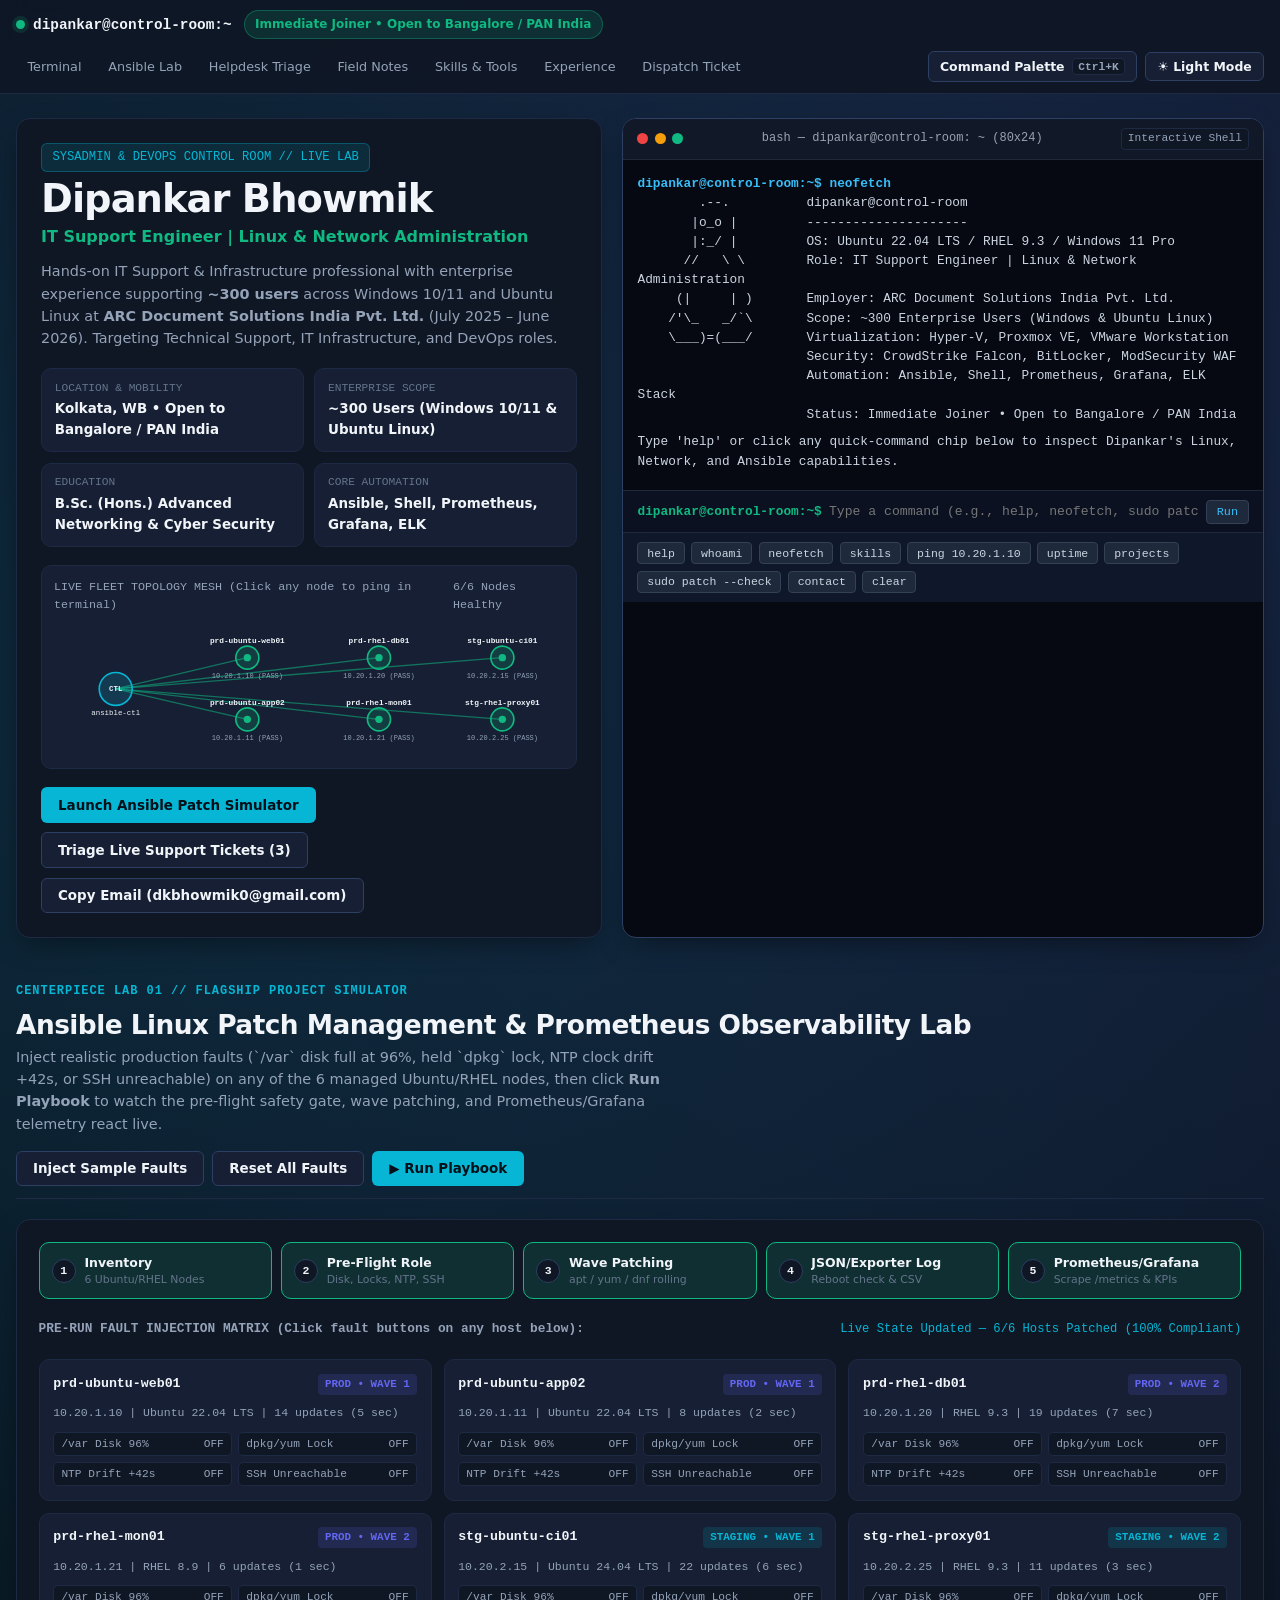
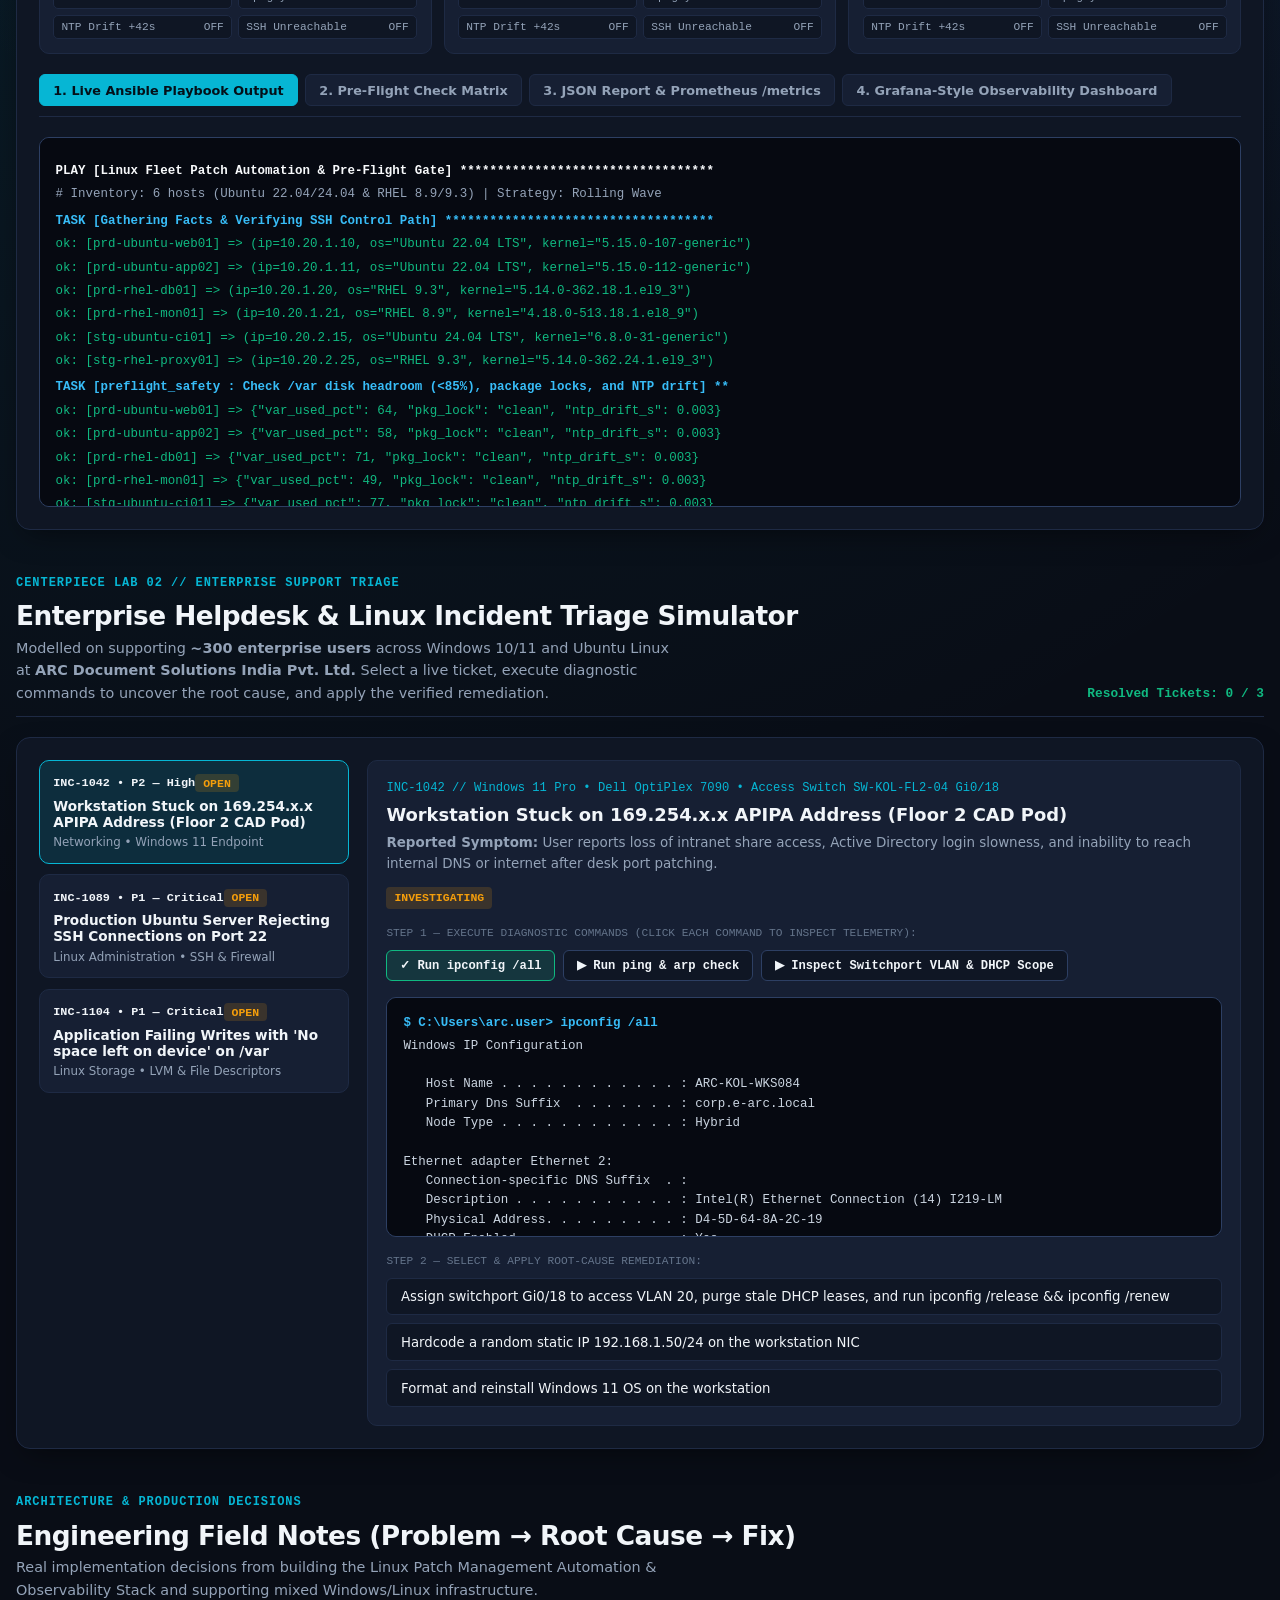
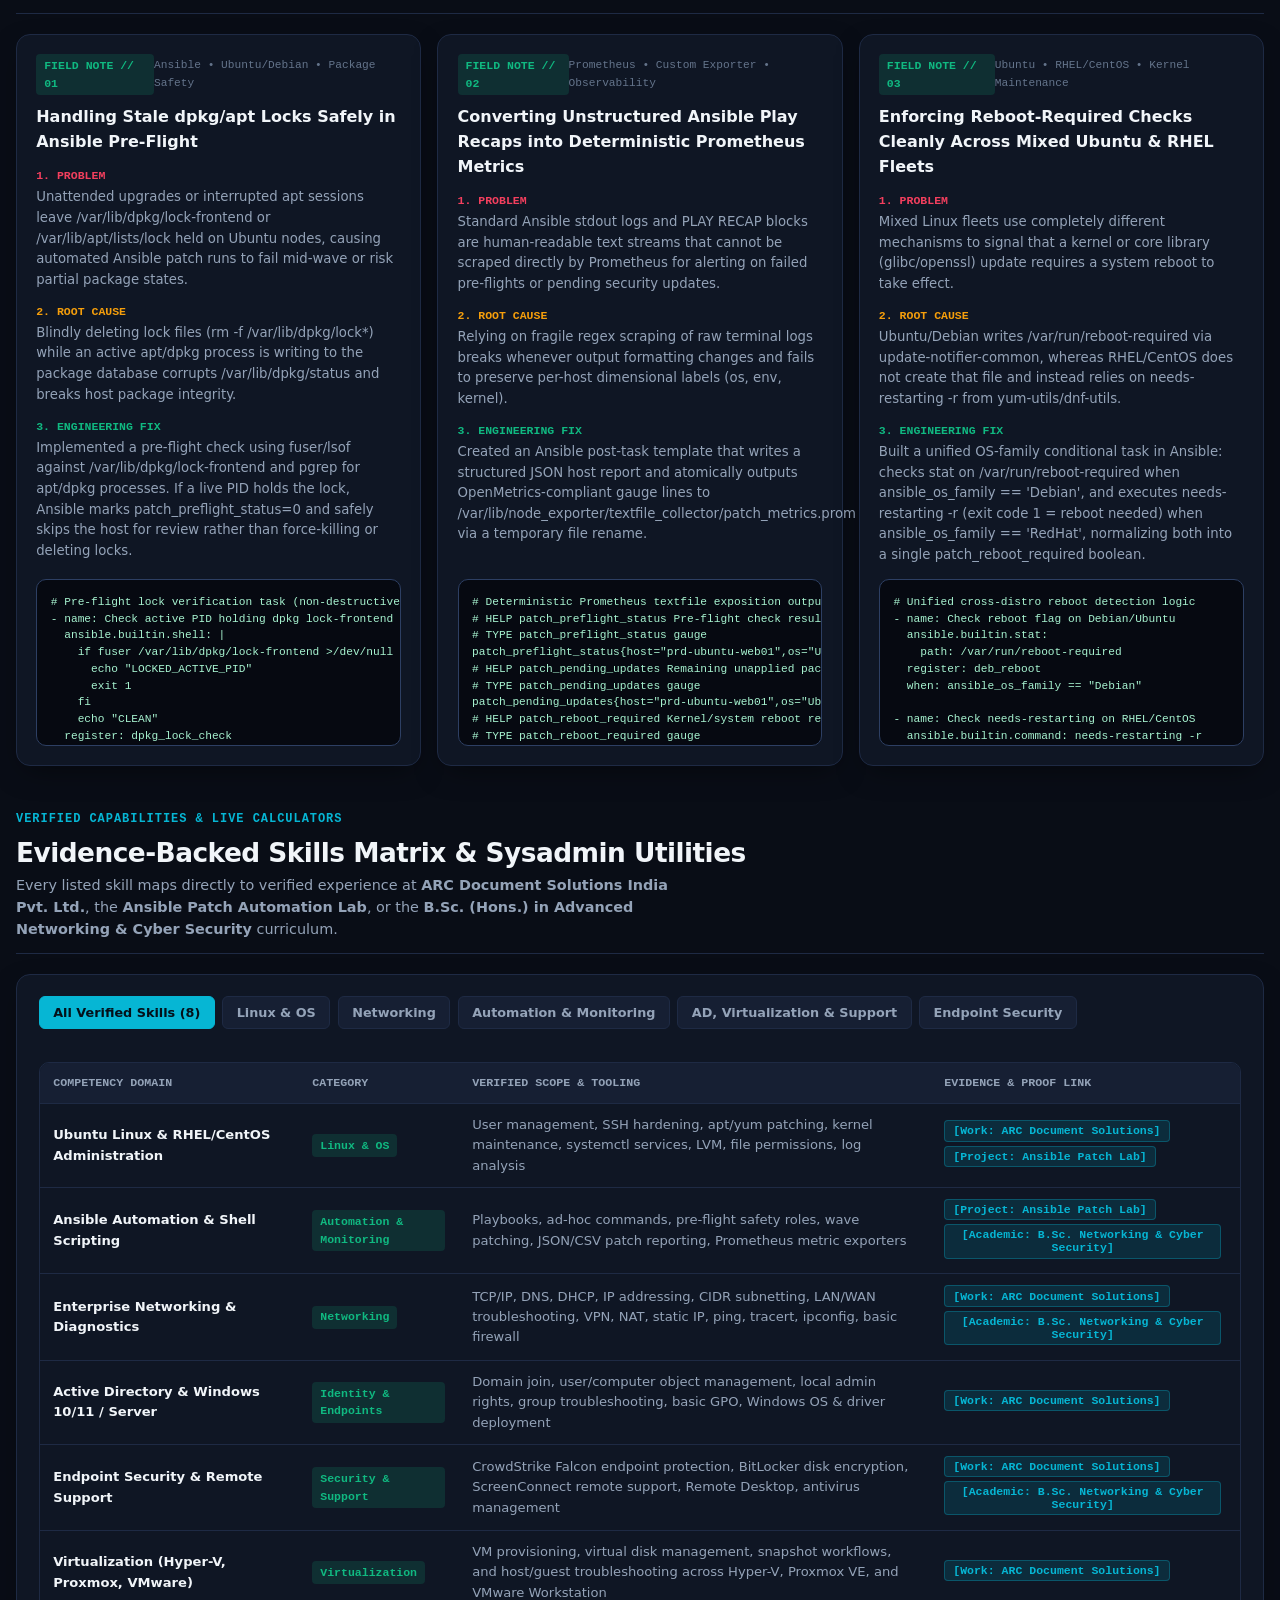
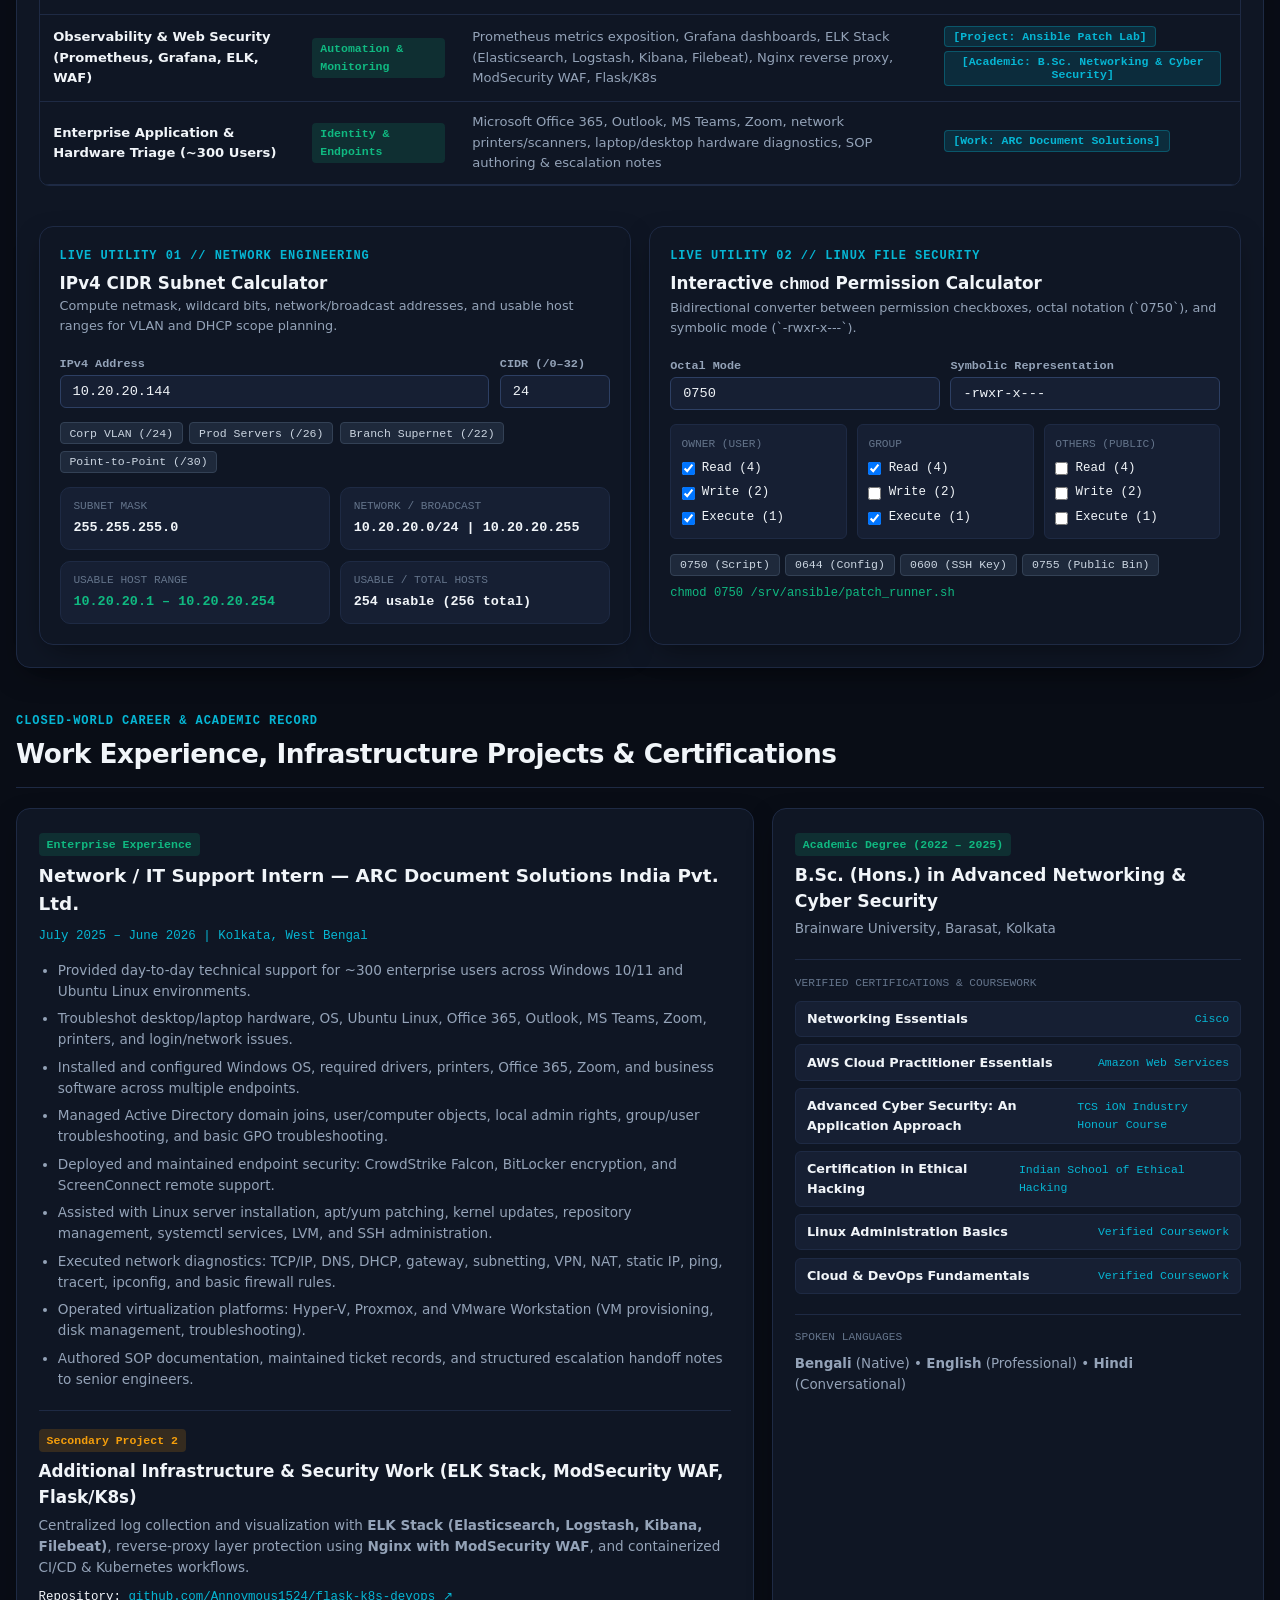
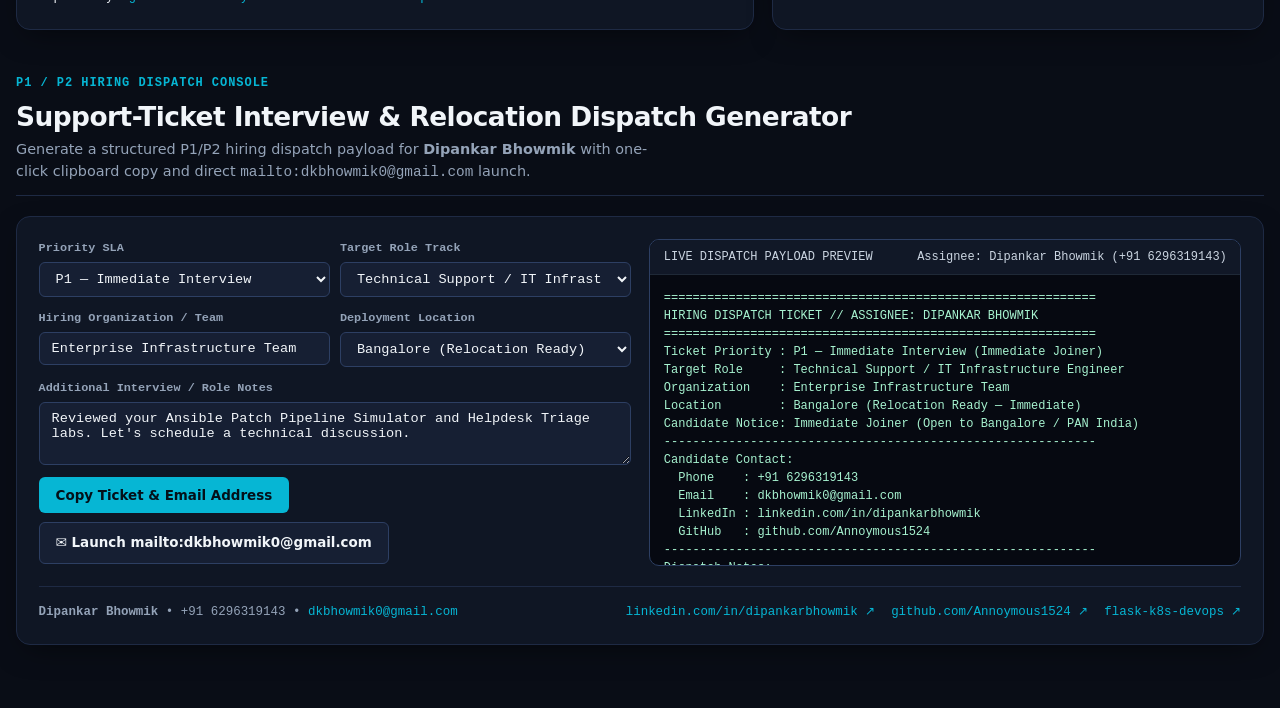
<file: index.html>
<!DOCTYPE html>
<html lang="en" data-theme="dark">
<head>
  <meta charset="UTF-8" />
  <meta name="viewport" content="width=device-width, initial-scale=1.0" />
  <title>Dipankar Bhowmik — Sysadmin &amp; DevOps Control Room</title>
  <link rel="stylesheet" href="styles.css" />
</head>
<body>
  <!-- Sticky Top Status Bar -->
  <header class="top-status-bar" role="banner">
    <div class="status-bar-inner">
      <div class="brand-cluster">
        <span class="node-identity">
          <span class="pulse-dot" aria-hidden="true"></span>
          <span>dipankar@control-room:~</span>
        </span>
        <span class="availability-pill" id="top-availability-badge">
          Immediate Joiner • Open to Bangalore / PAN India
        </span>
      </div>

      <nav class="nav-links" aria-label="Control Room Sections">
        <button type="button" class="nav-btn" data-scroll="hero-section">Terminal</button>
        <button type="button" class="nav-btn" data-scroll="lab-ansible">Ansible Lab</button>
        <button type="button" class="nav-btn" data-scroll="lab-triage">Helpdesk Triage</button>
        <button type="button" class="nav-btn" data-scroll="field-notes">Field Notes</button>
        <button type="button" class="nav-btn" data-scroll="skills-utilities">Skills &amp; Tools</button>
        <button type="button" class="nav-btn" data-scroll="experience-section">Experience</button>
        <button type="button" class="nav-btn" data-scroll="contact-dispatch">Dispatch Ticket</button>
      </nav>

      <div class="status-actions">
        <button type="button" class="cmd-trigger-btn" id="open-cmd-btn" aria-label="Open Command Palette">
          <span>Command Palette</span>
          <span class="kbd-badge">Ctrl+K</span>
        </button>
        <button type="button" class="theme-toggle-btn" id="theme-toggle-btn" aria-label="Toggle Dark or Light Mode">
          <span id="theme-icon-label">Light Mode</span>
        </button>
      </div>
    </div>
  </header>

  <main class="control-room-main">
    <!-- SECTION 1: HERO & INTERACTIVE TERMINAL + FLEET MESH -->
    <section class="section-block" id="hero-section">
      <div class="hero-grid">
        <!-- Left Column: Candidate Identity & Interactive Node Mesh -->
        <div class="hero-card">
          <div>
            <div class="hero-role-tag">
              <span>SYSADMIN &amp; DEVOPS CONTROL ROOM // LIVE LAB</span>
            </div>
            <h1 class="hero-name">Dipankar Bhowmik</h1>
            <p class="hero-title-sub">
              IT Support Engineer | Linux &amp; Network Administration
            </p>
            <p class="hero-bio" style="margin-top: 0.65rem;">
              Hands-on IT Support &amp; Infrastructure professional with enterprise experience supporting <strong>~300 users</strong> across Windows 10/11 and Ubuntu Linux at <strong>ARC Document Solutions India Pvt. Ltd.</strong> (July 2025 – June 2026). Targeting Technical Support, IT Infrastructure, and DevOps roles.
            </p>
          </div>

          <div class="hero-meta-grid">
            <div class="meta-tile">
              <div class="meta-label">Location &amp; Mobility</div>
              <div class="meta-value">Kolkata, WB • Open to Bangalore / PAN India</div>
            </div>
            <div class="meta-tile">
              <div class="meta-label">Enterprise Scope</div>
              <div class="meta-value">~300 Users (Windows 10/11 &amp; Ubuntu Linux)</div>
            </div>
            <div class="meta-tile">
              <div class="meta-label">Education</div>
              <div class="meta-value">B.Sc. (Hons.) Advanced Networking &amp; Cyber Security</div>
            </div>
            <div class="meta-tile">
              <div class="meta-label">Core Automation</div>
              <div class="meta-value">Ansible, Shell, Prometheus, Grafana, ELK</div>
            </div>
          </div>

          <!-- Interactive Fleet Node-Mesh SVG -->
          <div class="mesh-container">
            <div class="mesh-header">
              <span>LIVE FLEET TOPOLOGY MESH (Click any node to ping in terminal)</span>
              <span id="mesh-status-summary">6/6 Nodes Healthy</span>
            </div>
            <svg class="fleet-mesh-svg" id="fleet-mesh-svg" viewBox="0 0 620 135" role="img" aria-label="Interactive Linux Fleet Topology Mesh"></svg>
          </div>

          <div class="hero-cta-row">
            <button type="button" class="btn-primary" data-scroll="lab-ansible">
              Launch Ansible Patch Simulator
            </button>
            <button type="button" class="btn-secondary" data-scroll="lab-triage">
              Triage Live Support Tickets (3)
            </button>
            <button type="button" class="btn-secondary" id="hero-copy-email-btn">
              Copy Email (dkbhowmik0@gmail.com)
            </button>
          </div>
        </div>

        <!-- Right Column: Working CLI Terminal -->
        <div class="terminal-window" aria-label="Interactive Control Room Terminal">
          <div class="terminal-titlebar">
            <div class="term-dots" aria-hidden="true">
              <span class="term-dot red"></span>
              <span class="term-dot amber"></span>
              <span class="term-dot green"></span>
            </div>
            <span class="term-title">bash — dipankar@control-room: ~ (80x24)</span>
            <span class="kbd-badge">Interactive Shell</span>
          </div>

          <div class="terminal-body" id="terminal-output" role="log" aria-live="polite"></div>

          <form class="terminal-input-row" id="terminal-form" autocomplete="off">
            <label for="terminal-input" class="term-prompt-label">dipankar@control-room:~$</label>
            <input
              type="text"
              id="terminal-input"
              class="term-input"
              placeholder="Type a command (e.g., help, neofetch, sudo patch --check)..."
              aria-label="Terminal Command Input"
            />
            <button type="submit" class="term-exec-btn">Run</button>
          </form>

          <div class="term-chips-bar" aria-label="Quick Terminal Commands">
            <button type="button" class="chip-btn" data-term-cmd="help">help</button>
            <button type="button" class="chip-btn" data-term-cmd="whoami">whoami</button>
            <button type="button" class="chip-btn" data-term-cmd="neofetch">neofetch</button>
            <button type="button" class="chip-btn" data-term-cmd="skills">skills</button>
            <button type="button" class="chip-btn" data-term-cmd="ping 10.20.1.10">ping 10.20.1.10</button>
            <button type="button" class="chip-btn" data-term-cmd="uptime">uptime</button>
            <button type="button" class="chip-btn" data-term-cmd="projects">projects</button>
            <button type="button" class="chip-btn" data-term-cmd="sudo patch --check">sudo patch --check</button>
            <button type="button" class="chip-btn" data-term-cmd="contact">contact</button>
            <button type="button" class="chip-btn" data-term-cmd="clear">clear</button>
          </div>
        </div>
      </div>
    </section>

    <!-- SECTION 2: CENTERPIECE LAB 1 — ANSIBLE PATCH PIPELINE & OBSERVABILITY SIMULATOR -->
    <section class="section-block" id="lab-ansible">
      <div class="section-header">
        <div>
          <div class="section-eyebrow">Centerpiece Lab 01 // Flagship Project Simulator</div>
          <h2 class="section-title">Ansible Linux Patch Management &amp; Prometheus Observability Lab</h2>
          <p class="section-subtitle">
            Inject realistic production faults (`/var` disk full at 96%, held `dpkg` lock, NTP clock drift +42s, or SSH unreachable) on any of the 6 managed Ubuntu/RHEL nodes, then click <strong>Run Playbook</strong> to watch the pre-flight safety gate, wave patching, and Prometheus/Grafana telemetry react live.
          </p>
        </div>
        <div style="display: flex; gap: 0.5rem; flex-wrap: wrap;">
          <button type="button" class="btn-secondary" id="inject-preset-faults-btn">
            Inject Sample Faults
          </button>
          <button type="button" class="btn-secondary" id="reset-faults-btn">
            Reset All Faults
          </button>
          <button type="button" class="btn-primary" id="run-playbook-btn">
            ▶ Run Playbook
          </button>
        </div>
      </div>

      <div class="lab-panel">
        <!-- 5-Stage Visual Pipeline Stepper -->
        <div class="pipeline-stepper" id="pipeline-stepper">
          <div class="pipeline-step done" data-stage="0">
            <span class="step-index">1</span>
            <div class="step-info">
              <div class="step-name">Inventory</div>
              <div class="step-desc">6 Ubuntu/RHEL Nodes</div>
            </div>
          </div>
          <div class="pipeline-step done" data-stage="1">
            <span class="step-index">2</span>
            <div class="step-info">
              <div class="step-name">Pre-Flight Role</div>
              <div class="step-desc">Disk, Locks, NTP, SSH</div>
            </div>
          </div>
          <div class="pipeline-step done" data-stage="2">
            <span class="step-index">3</span>
            <div class="step-info">
              <div class="step-name">Wave Patching</div>
              <div class="step-desc">apt / yum / dnf rolling</div>
            </div>
          </div>
          <div class="pipeline-step done" data-stage="3">
            <span class="step-index">4</span>
            <div class="step-info">
              <div class="step-name">JSON/Exporter Log</div>
              <div class="step-desc">Reboot check &amp; CSV</div>
            </div>
          </div>
          <div class="pipeline-step done" data-stage="4">
            <span class="step-index">5</span>
            <div class="step-info">
              <div class="step-name">Prometheus/Grafana</div>
              <div class="step-desc">Scrape /metrics &amp; KPIs</div>
            </div>
          </div>
        </div>

        <!-- Fault Injection Controls per Host -->
        <div class="fault-controls-header">
          <span style="font-family: var(--font-mono); font-size: 0.8rem; font-weight: 700; color: var(--text-secondary);">
            PRE-RUN FAULT INJECTION MATRIX (Click fault buttons on any host below):
          </span>
          <span style="font-family: var(--font-mono); font-size: 0.76rem; color: var(--accent-cyan);" id="pipeline-run-status">
            Status: Ready — Baseline Clean Run Loaded
          </span>
        </div>

        <div class="fault-hosts-grid" id="fault-hosts-grid"></div>

        <!-- 4 Output Tabs -->
        <div class="lab-tabs-bar" role="tablist" aria-label="Ansible Pipeline Output Views">
          <button type="button" class="tab-btn active" role="tab" data-tab="tab-ansible-log">
            1. Live Ansible Playbook Output
          </button>
          <button type="button" class="tab-btn" role="tab" data-tab="tab-preflight-matrix">
            2. Pre-Flight Check Matrix
          </button>
          <button type="button" class="tab-btn" role="tab" data-tab="tab-prometheus-json">
            3. JSON Report &amp; Prometheus /metrics
          </button>
          <button type="button" class="tab-btn" role="tab" data-tab="tab-grafana-dashboard">
            4. Grafana-Style Observability Dashboard
          </button>
        </div>

        <!-- Tab 1: Live Ansible Playbook Output -->
        <div class="tab-pane active" id="tab-ansible-log" role="tabpanel">
          <div class="ansible-log-box" id="ansible-log-output"></div>
        </div>

        <!-- Tab 2: Pre-Flight Check Matrix -->
        <div class="tab-pane" id="tab-preflight-matrix" role="tabpanel">
          <div class="table-scroll-wrap">
            <table class="data-table">
              <thead>
                <tr>
                  <th>Host / IP</th>
                  <th>OS &amp; Env</th>
                  <th>SSH Port 22</th>
                  <th>/var Disk %</th>
                  <th>dpkg / yum Lock</th>
                  <th>NTP Drift</th>
                  <th>Gate Decision</th>
                  <th>Reboot Flag</th>
                </tr>
              </thead>
              <tbody id="preflight-matrix-tbody"></tbody>
            </table>
          </div>
        </div>

        <!-- Tab 3: JSON Report & Prometheus Metrics -->
        <div class="tab-pane" id="tab-prometheus-json" role="tabpanel">
          <div style="display: flex; justify-content: flex-end; gap: 0.6rem; margin-bottom: 0.75rem; flex-wrap: wrap;">
            <button type="button" class="btn-secondary" id="copy-prom-metrics-btn">
              Copy Prometheus /metrics
            </button>
            <button type="button" class="btn-primary" id="download-csv-report-btn">
              ⬇ Download Patch Report (.CSV)
            </button>
          </div>
          <div class="exporter-grid">
            <div class="code-card">
              <div class="code-card-header">
                <span>Prometheus Textfile Collector (/metrics)</span>
                <span>patch_metrics.prom</span>
              </div>
              <pre class="code-pre" id="prometheus-metrics-pre"></pre>
            </div>
            <div class="code-card">
              <div class="code-card-header">
                <span>Structured Host Report (JSON)</span>
                <span>patch_report.json</span>
              </div>
              <pre class="code-pre" id="json-report-pre"></pre>
            </div>
          </div>
        </div>

        <!-- Tab 4: Grafana-Style Observability Dashboard -->
        <div class="tab-pane" id="tab-grafana-dashboard" role="tabpanel">
          <div class="kpi-row" id="grafana-kpi-row"></div>
          <div class="chart-card">
            <div class="chart-header">
              <div>
                <div style="font-weight: 700; font-size: 0.92rem;">
                  Per-Host Package Updates: Applied vs. Pending/Blocked (Horizontal Bar Comparison)
                </div>
                <div style="font-size: 0.76rem; color: var(--text-secondary);">
                  Hover over any host bar for kernel version, run duration, `/var` disk headroom, and security errata details.
                </div>
              </div>
              <div class="chart-legend">
                <span class="legend-item">
                  <span class="legend-swatch" style="background: #10b981;"></span>
                  <span>Applied Updates</span>
                </span>
                <span class="legend-item">
                  <span class="legend-swatch" style="background: #f43f5e;"></span>
                  <span>Blocked / Pending Updates</span>
                </span>
                <span class="legend-item">
                  <span class="legend-swatch" style="background: #f59e0b;"></span>
                  <span>Reboot Required</span>
                </span>
              </div>
            </div>
            <svg class="horiz-bar-svg" id="grafana-bar-svg" viewBox="0 0 820 265" role="img" aria-label="Horizontal Bar Chart of Package Updates Per Host"></svg>
          </div>
        </div>
      </div>
    </section>

    <!-- SECTION 3: CENTERPIECE LAB 2 — ENTERPRISE HELPDESK TRIAGE SIMULATOR -->
    <section class="section-block" id="lab-triage">
      <div class="section-header">
        <div>
          <div class="section-eyebrow">Centerpiece Lab 02 // Enterprise Support Triage</div>
          <h2 class="section-title">Enterprise Helpdesk &amp; Linux Incident Triage Simulator</h2>
          <p class="section-subtitle">
            Modelled on supporting <strong>~300 enterprise users</strong> across Windows 10/11 and Ubuntu Linux at <strong>ARC Document Solutions India Pvt. Ltd.</strong> Select a live ticket, execute diagnostic commands to uncover the root cause, and apply the verified remediation.
          </p>
        </div>
        <div style="font-family: var(--font-mono); font-size: 0.8rem; color: var(--accent-emerald); font-weight: 700;" id="triage-score-badge">
          Resolved Tickets: 0 / 3
        </div>
      </div>

      <div class="lab-panel">
        <div class="triage-layout">
          <!-- Left Queue -->
          <div class="ticket-queue-list" id="ticket-queue-list" role="tablist" aria-label="Incident Queue"></div>

          <!-- Right Interactive Investigation Console -->
          <div class="ticket-workspace" id="ticket-workspace"></div>
        </div>
      </div>
    </section>

    <!-- SECTION 4: ENGINEERING FIELD NOTES (PROBLEM -> ROOT CAUSE -> FIX) -->
    <section class="section-block" id="field-notes">
      <div class="section-header">
        <div>
          <div class="section-eyebrow">Architecture &amp; Production Decisions</div>
          <h2 class="section-title">Engineering Field Notes (Problem → Root Cause → Fix)</h2>
          <p class="section-subtitle">
            Real implementation decisions from building the Linux Patch Management Automation &amp; Observability Stack and supporting mixed Windows/Linux infrastructure.
          </p>
        </div>
      </div>

      <div class="field-notes-grid" id="field-notes-grid"></div>
    </section>

    <!-- SECTION 5: EVIDENCE-BACKED SKILLS MATRIX & LIVE SYSADMIN UTILITIES -->
    <section class="section-block" id="skills-utilities">
      <div class="section-header">
        <div>
          <div class="section-eyebrow">Verified Capabilities &amp; Live Calculators</div>
          <h2 class="section-title">Evidence-Backed Skills Matrix &amp; Sysadmin Utilities</h2>
          <p class="section-subtitle">
            Every listed skill maps directly to verified experience at <strong>ARC Document Solutions India Pvt. Ltd.</strong>, the <strong>Ansible Patch Automation Lab</strong>, or the <strong>B.Sc. (Hons.) in Advanced Networking &amp; Cyber Security</strong> curriculum.
          </p>
        </div>
      </div>

      <div class="lab-panel">
        <div class="filter-bar" id="skills-filter-bar">
          <button type="button" class="tab-btn active" data-skill-filter="all">All Verified Skills (8)</button>
          <button type="button" class="tab-btn" data-skill-filter="linux">Linux &amp; OS</button>
          <button type="button" class="tab-btn" data-skill-filter="networking">Networking</button>
          <button type="button" class="tab-btn" data-skill-filter="devops">Automation &amp; Monitoring</button>
          <button type="button" class="tab-btn" data-skill-filter="sysadmin">AD, Virtualization &amp; Support</button>
          <button type="button" class="tab-btn" data-skill-filter="security">Endpoint Security</button>
        </div>

        <div class="table-scroll-wrap">
          <table class="data-table">
            <thead>
              <tr>
                <th>Competency Domain</th>
                <th>Category</th>
                <th>Verified Scope &amp; Tooling</th>
                <th>Evidence &amp; Proof Link</th>
              </tr>
            </thead>
            <tbody id="skills-matrix-tbody"></tbody>
          </table>
        </div>

        <!-- Two Live Working Sysadmin Mini-Tools -->
        <div class="utilities-grid">
          <!-- Mini-Tool 1: CIDR Subnet Calculator -->
          <div class="utility-card">
            <div>
              <div class="section-eyebrow">Live Utility 01 // Network Engineering</div>
              <h3 style="font-size: 1.05rem; font-weight: 700;">IPv4 CIDR Subnet Calculator</h3>
              <p style="font-size: 0.8rem; color: var(--text-secondary);">
                Compute netmask, wildcard bits, network/broadcast addresses, and usable host ranges for VLAN and DHCP scope planning.
              </p>
            </div>

            <div class="input-row-split">
              <div>
                <label class="form-label" for="cidr-ip-input">IPv4 Address</label>
                <input type="text" id="cidr-ip-input" class="form-control" value="10.20.20.144" aria-label="IPv4 Address" />
              </div>
              <div>
                <label class="form-label" for="cidr-prefix-input">CIDR (/0–32)</label>
                <input type="number" id="cidr-prefix-input" class="form-control" min="0" max="32" value="24" aria-label="CIDR Prefix" />
              </div>
            </div>

            <div style="display: flex; gap: 0.4rem; flex-wrap: wrap;">
              <button type="button" class="chip-btn" data-cidr-preset="10.20.20.144/24">Corp VLAN (/24)</button>
              <button type="button" class="chip-btn" data-cidr-preset="10.20.1.10/26">Prod Servers (/26)</button>
              <button type="button" class="chip-btn" data-cidr-preset="172.16.4.0/22">Branch Supernet (/22)</button>
              <button type="button" class="chip-btn" data-cidr-preset="192.168.100.1/30">Point-to-Point (/30)</button>
            </div>

            <div class="hero-meta-grid" id="cidr-results-grid"></div>
          </div>

          <!-- Mini-Tool 2: chmod Permission Calculator -->
          <div class="utility-card">
            <div>
              <div class="section-eyebrow">Live Utility 02 // Linux File Security</div>
              <h3 style="font-size: 1.05rem; font-weight: 700;">Interactive <code>chmod</code> Permission Calculator</h3>
              <p style="font-size: 0.8rem; color: var(--text-secondary);">
                Bidirectional converter between permission checkboxes, octal notation (`0750`), and symbolic mode (`-rwxr-x---`).
              </p>
            </div>

            <div class="input-row-split" style="grid-template-columns: 1fr 1fr;">
              <div>
                <label class="form-label" for="chmod-octal-input">Octal Mode</label>
                <input type="text" id="chmod-octal-input" class="form-control" value="0750" maxlength="4" aria-label="Octal Mode" />
              </div>
              <div>
                <label class="form-label" for="chmod-sym-input">Symbolic Representation</label>
                <input type="text" id="chmod-sym-input" class="form-control" value="-rwxr-x---" maxlength="10" aria-label="Symbolic Mode" />
              </div>
            </div>

            <div class="chmod-matrix">
              <div class="chmod-col">
                <div class="meta-label">Owner (User)</div>
                <label class="chmod-check-label"><input type="checkbox" data-chmod-bit="u-r" checked /> Read (4)</label>
                <label class="chmod-check-label"><input type="checkbox" data-chmod-bit="u-w" checked /> Write (2)</label>
                <label class="chmod-check-label"><input type="checkbox" data-chmod-bit="u-x" checked /> Execute (1)</label>
              </div>
              <div class="chmod-col">
                <div class="meta-label">Group</div>
                <label class="chmod-check-label"><input type="checkbox" data-chmod-bit="g-r" checked /> Read (4)</label>
                <label class="chmod-check-label"><input type="checkbox" data-chmod-bit="g-w" /> Write (2)</label>
                <label class="chmod-check-label"><input type="checkbox" data-chmod-bit="g-x" checked /> Execute (1)</label>
              </div>
              <div class="chmod-col">
                <div class="meta-label">Others (Public)</div>
                <label class="chmod-check-label"><input type="checkbox" data-chmod-bit="o-r" /> Read (4)</label>
                <label class="chmod-check-label"><input type="checkbox" data-chmod-bit="o-w" /> Write (2)</label>
                <label class="chmod-check-label"><input type="checkbox" data-chmod-bit="o-x" /> Execute (1)</label>
              </div>
            </div>

            <div style="display: flex; justify-content: space-between; align-items: center; gap: 0.5rem; flex-wrap: wrap;">
              <div style="display: flex; gap: 0.35rem; flex-wrap: wrap;">
                <button type="button" class="chip-btn" data-chmod-preset="0750">0750 (Script)</button>
                <button type="button" class="chip-btn" data-chmod-preset="0644">0644 (Config)</button>
                <button type="button" class="chip-btn" data-chmod-preset="0600">0600 (SSH Key)</button>
                <button type="button" class="chip-btn" data-chmod-preset="0755">0755 (Public Bin)</button>
              </div>
              <code id="chmod-cmd-preview" style="font-family: var(--font-mono); font-size: 0.76rem; color: var(--accent-emerald);">
                chmod 0750 /srv/ansible/patch_runner.sh
              </code>
            </div>
          </div>
        </div>
      </div>
    </section>

    <!-- SECTION 6: WORK EXPERIENCE, SECONDARY PROJECT, EDUCATION & CERTIFICATIONS -->
    <section class="section-block" id="experience-section">
      <div class="section-header">
        <div>
          <div class="section-eyebrow">Closed-World Career &amp; Academic Record</div>
          <h2 class="section-title">Work Experience, Infrastructure Projects &amp; Certifications</h2>
        </div>
      </div>

      <div class="credentials-grid">
        <!-- Work Experience & Secondary Project -->
        <div class="lab-panel">
          <div>
            <div style="display: flex; justify-content: space-between; align-items: flex-start; flex-wrap: wrap; gap: 0.5rem;">
              <div>
                <span class="status-pill pass">Enterprise Experience</span>
                <h3 style="font-size: 1.15rem; font-weight: 800; margin-top: 0.35rem;">
                  Network / IT Support Intern — ARC Document Solutions India Pvt. Ltd.
                </h3>
              </div>
              <span style="font-family: var(--font-mono); font-size: 0.78rem; color: var(--accent-cyan);">
                July 2025 – June 2026 | Kolkata, West Bengal
              </span>
            </div>
            <ul id="arc-experience-list" style="margin-top: 0.85rem; padding-left: 1.2rem; font-size: 0.85rem; color: var(--text-secondary); display: flex; flex-direction: column; gap: 0.4rem;"></ul>
          </div>

          <div style="border-top: 1px solid var(--border-subtle); padding-top: 1rem;">
            <span class="status-pill warn">Secondary Project 2</span>
            <h3 style="font-size: 1.05rem; font-weight: 700; margin-top: 0.35rem;">
              Additional Infrastructure &amp; Security Work (ELK Stack, ModSecurity WAF, Flask/K8s)
            </h3>
            <p style="font-size: 0.85rem; color: var(--text-secondary); margin-top: 0.35rem;">
              Centralized log collection and visualization with <strong>ELK Stack (Elasticsearch, Logstash, Kibana, Filebeat)</strong>, reverse-proxy layer protection using <strong>Nginx with ModSecurity WAF</strong>, and containerized CI/CD &amp; Kubernetes workflows.
            </p>
            <div style="margin-top: 0.6rem; font-family: var(--font-mono); font-size: 0.78rem;">
              Repository:
              <a href="https://github.com/Annoymous1524/flask-k8s-devops" target="_blank" rel="noopener noreferrer">
                github.com/Annoymous1524/flask-k8s-devops ↗
              </a>
            </div>
          </div>
        </div>

        <!-- Education, Certifications & Languages -->
        <div class="lab-panel">
          <div>
            <span class="status-pill pass">Academic Degree (2022 – 2025)</span>
            <h3 style="font-size: 1.08rem; font-weight: 800; margin-top: 0.35rem;">
              B.Sc. (Hons.) in Advanced Networking &amp; Cyber Security
            </h3>
            <p style="font-size: 0.85rem; color: var(--text-secondary); margin-top: 0.2rem;">
              Brainware University, Barasat, Kolkata
            </p>
          </div>

          <div style="border-top: 1px solid var(--border-subtle); padding-top: 0.9rem;">
            <div class="meta-label" style="margin-bottom: 0.55rem;">Verified Certifications &amp; Coursework</div>
            <div id="certifications-list" style="display: flex; flex-direction: column; gap: 0.45rem;"></div>
          </div>

          <div style="border-top: 1px solid var(--border-subtle); padding-top: 0.9rem;">
            <div class="meta-label" style="margin-bottom: 0.45rem;">Spoken Languages</div>
            <div style="font-size: 0.84rem; color: var(--text-secondary);">
              <strong>Bengali</strong> (Native) • <strong>English</strong> (Professional) • <strong>Hindi</strong> (Conversational)
            </div>
          </div>
        </div>
      </div>
    </section>

    <!-- SECTION 7: SUPPORT-TICKET CONTACT GENERATOR -->
    <section class="section-block" id="contact-dispatch">
      <div class="section-header">
        <div>
          <div class="section-eyebrow">P1 / P2 Hiring Dispatch Console</div>
          <h2 class="section-title">Support-Ticket Interview &amp; Relocation Dispatch Generator</h2>
          <p class="section-subtitle">
            Generate a structured P1/P2 hiring dispatch payload for <strong>Dipankar Bhowmik</strong> with one-click clipboard copy and direct <code>mailto:dkbhowmik0@gmail.com</code> launch.
          </p>
        </div>
      </div>

      <div class="lab-panel">
        <div class="dispatch-grid">
          <form id="dispatch-ticket-form" autocomplete="off">
            <div class="input-row-split" style="grid-template-columns: 1fr 1fr;">
              <div class="form-group">
                <label class="form-label" for="dispatch-priority">Priority SLA</label>
                <select id="dispatch-priority" class="form-control">
                  <option value="P1 — Immediate Interview (Immediate Joiner)">P1 — Immediate Interview</option>
                  <option value="P2 — Technical Screening & Lab Review">P2 — Technical Screening</option>
                </select>
              </div>
              <div class="form-group">
                <label class="form-label" for="dispatch-role">Target Role Track</label>
                <select id="dispatch-role" class="form-control">
                  <option value="Technical Support / IT Infrastructure Engineer">Technical Support / IT Infrastructure</option>
                  <option value="Linux System Administrator">Linux System Administrator</option>
                  <option value="Junior DevOps & Automation Engineer">Junior DevOps &amp; Automation</option>
                  <option value="Network & Endpoint Support Engineer">Network &amp; Endpoint Support</option>
                </select>
              </div>
            </div>

            <div class="input-row-split" style="grid-template-columns: 1fr 1fr;">
              <div class="form-group">
                <label class="form-label" for="dispatch-org">Hiring Organization / Team</label>
                <input type="text" id="dispatch-org" class="form-control" value="Enterprise Infrastructure Team" />
              </div>
              <div class="form-group">
                <label class="form-label" for="dispatch-location">Deployment Location</label>
                <select id="dispatch-location" class="form-control">
                  <option value="Bangalore (Relocation Ready — Immediate)">Bangalore (Relocation Ready)</option>
                  <option value="Kolkata, West Bengal">Kolkata, West Bengal</option>
                  <option value="PAN India / Hybrid / Remote">PAN India / Hybrid / Remote</option>
                </select>
              </div>
            </div>

            <div class="form-group">
              <label class="form-label" for="dispatch-notes">Additional Interview / Role Notes</label>
              <textarea id="dispatch-notes" class="form-control" rows="3">Reviewed your Ansible Patch Pipeline Simulator and Helpdesk Triage labs. Let's schedule a technical discussion.</textarea>
            </div>

            <div style="display: flex; gap: 0.6rem; flex-wrap: wrap; margin-top: 0.5rem;">
              <button type="button" class="btn-primary" id="copy-dispatch-btn">
                Copy Ticket &amp; Email Address
              </button>
              <a href="mailto:dkbhowmik0@gmail.com" class="btn-secondary" id="mailto-dispatch-link">
                ✉ Launch mailto:dkbhowmik0@gmail.com
              </a>
            </div>
          </form>

          <div class="code-card">
            <div class="code-card-header">
              <span>LIVE DISPATCH PAYLOAD PREVIEW</span>
              <span>Assignee: Dipankar Bhowmik (+91 6296319143)</span>
            </div>
            <pre class="code-pre" id="dispatch-preview-pre" style="white-space: pre-wrap; max-height: 290px;"></pre>
          </div>
        </div>

        <!-- Footer Direct Links -->
        <div style="border-top: 1px solid var(--border-subtle); padding-top: 1rem; display: flex; justify-content: space-between; align-items: center; flex-wrap: wrap; gap: 0.75rem; font-family: var(--font-mono); font-size: 0.78rem; color: var(--text-secondary);">
          <div>
            <strong>Dipankar Bhowmik</strong> • +91 6296319143 •
            <a href="mailto:dkbhowmik0@gmail.com">dkbhowmik0@gmail.com</a>
          </div>
          <div style="display: flex; gap: 1rem; flex-wrap: wrap;">
            <a href="https://linkedin.com/in/dipankarbhowmik" target="_blank" rel="noopener noreferrer">linkedin.com/in/dipankarbhowmik ↗</a>
            <a href="https://github.com/Annoymous1524" target="_blank" rel="noopener noreferrer">github.com/Annoymous1524 ↗</a>
            <a href="https://github.com/Annoymous1524/flask-k8s-devops" target="_blank" rel="noopener noreferrer">flask-k8s-devops ↗</a>
          </div>
        </div>
      </div>
    </section>
  </main>

  <!-- Floating Tooltip for Horizontal Bar Chart -->
  <div class="svg-tooltip" id="svg-tooltip" role="tooltip"></div>

  <!-- Ctrl+K Command Palette Modal -->
  <div class="modal-backdrop" id="cmd-modal-backdrop" aria-hidden="true">
    <div class="cmd-modal" role="dialog" aria-modal="true" aria-label="Control Room Command Palette">
      <input
        type="text"
        id="cmd-search-input"
        class="cmd-search-input"
        placeholder="Type a command or jump to section (e.g., Run Playbook, Ticket #1042, Copy Email)..."
      />
      <ul class="cmd-list" id="cmd-list"></ul>
    </div>
  </div>

  <!-- Non-blocking Toast Banner -->
  <div class="toast-banner" id="toast-banner" role="status" aria-live="polite"></div>

  <script src="lib.js"></script>
  <script>
    (function () {
      const Lib = window.ControlRoomLib;
      if (!Lib) return;

      // Deep clone initial fleet state
      let fleetState = JSON.parse(JSON.stringify(Lib.INITIAL_FLEET_HOSTS));
      let latestSimResult = Lib.evaluateFleetSimulation(fleetState);

      // Triage simulator state
      let activeTicketId = "1042";
      const triageState = {
        "1042": { ranDiagIds: ["ipconfig"], selectedFixId: null, solved: false },
        "1089": { ranDiagIds: ["nc_check"], selectedFixId: null, solved: false },
        "1104": { ranDiagIds: ["df_check"], selectedFixId: null, solved: false }
      };

      // chmod state
      let chmodBits = Lib.parseOctalToChmodBits("0750");

      // Toast helper
      let toastTimer = null;
      function showToast(msg) {
        const el = document.getElementById("toast-banner");
        if (!el) return;
        el.textContent = msg;
        el.classList.add("show");
        if (toastTimer) clearTimeout(toastTimer);
        toastTimer = setTimeout(() => {
          el.classList.remove("show");
        }, 3200);
      }

      // Safe clipboard helper
      function copyTextToClipboard(text, label) {
        if (navigator.clipboard && navigator.clipboard.writeText) {
          navigator.clipboard.writeText(text).then(
            () => showToast(`Copied ${label} to clipboard`),
            () => fallbackCopy(text, label)
          );
        } else {
          fallbackCopy(text, label);
        }
      }

      function fallbackCopy(text, label) {
        const ta = document.createElement("textarea");
        ta.value = text;
        ta.style.position = "fixed";
        ta.style.opacity = "0";
        document.body.appendChild(ta);
        ta.select();
        try {
          document.execCommand("copy");
          showToast(`Copied ${label} to clipboard`);
        } catch (err) {
          showToast(`Copy ready: ${label}`);
        }
        document.body.removeChild(ta);
      }

      // Smooth section scroll helper
      function scrollToSection(id) {
        const target = document.getElementById(id);
        if (target) {
          target.scrollIntoView({ behavior: "smooth", block: "start" });
        }
      }

      // Theme Management
      function setTheme(theme) {
        document.documentElement.setAttribute("data-theme", theme);
        const label = document.getElementById("theme-icon-label");
        if (label) {
          label.textContent = theme === "dark" ? "☀ Light Mode" : "☾ Dark Mode";
        }
        try {
          localStorage.setItem("dipankar_control_room_theme", theme);
        } catch (e) {}
      }

      try {
        const savedTheme = localStorage.getItem("dipankar_control_room_theme");
        if (savedTheme === "light" || savedTheme === "dark") {
          setTheme(savedTheme);
        } else {
          setTheme("dark");
        }
      } catch (e) {
        setTheme("dark");
      }

      document.getElementById("theme-toggle-btn").addEventListener("click", () => {
        const current = document.documentElement.getAttribute("data-theme") || "dark";
        setTheme(current === "dark" ? "light" : "dark");
      });

      // Top navigation scroll buttons
      document.querySelectorAll("[data-scroll]").forEach((btn) => {
        btn.addEventListener("click", () => {
          scrollToSection(btn.getAttribute("data-scroll"));
        });
      });

      document.getElementById("hero-copy-email-btn").addEventListener("click", () => {
        copyTextToClipboard(Lib.GROUND_TRUTH_DATA.profile.email, "dkbhowmik0@gmail.com");
      });

      // ======================================================================
      // 1. HERO TERMINAL & INTERACTIVE NODE MESH
      // ======================================================================
      const termOutput = document.getElementById("terminal-output");
      const termForm = document.getElementById("terminal-form");
      const termInput = document.getElementById("terminal-input");

      function appendTerminalExchange(commandText, resultText) {
        const wrapper = document.createElement("div");
        wrapper.className = "term-line";
        if (commandText) {
          const promptLine = document.createElement("div");
          promptLine.className = "term-prompt-echo";
          promptLine.textContent = `dipankar@control-room:~$ ${commandText}`;
          wrapper.appendChild(promptLine);
        }
        if (resultText) {
          const outLine = document.createElement("div");
          outLine.className = "term-output-text";
          outLine.textContent = resultText;
          wrapper.appendChild(outLine);
        }
        termOutput.appendChild(wrapper);
        termOutput.scrollTop = termOutput.scrollHeight;
      }

      function runTerminalCommand(cmdString) {
        const res = Lib.executeTerminalCommand(cmdString, fleetState);
        if (res.action === "clear") {
          termOutput.innerHTML = "";
          return;
        }
        if (res.action === "print") {
          appendTerminalExchange(cmdString, res.output);
        }
      }

      // Initial terminal greeting
      runTerminalCommand("neofetch");
      appendTerminalExchange(
        "",
        "Type 'help' or click any quick-command chip below to inspect Dipankar's Linux, Network, and Ansible capabilities."
      );

      termForm.addEventListener("submit", (e) => {
        e.preventDefault();
        const val = termInput.value.trim();
        if (!val) return;
        runTerminalCommand(val);
        termInput.value = "";
      });

      document.querySelectorAll("[data-term-cmd]").forEach((chip) => {
        chip.addEventListener("click", () => {
          const cmd = chip.getAttribute("data-term-cmd");
          runTerminalCommand(cmd);
        });
      });

      // Render Fleet Node-Mesh SVG in Hero
      function renderFleetMesh() {
        const svg = document.getElementById("fleet-mesh-svg");
        const statusSummary = document.getElementById("mesh-status-summary");
        if (!svg) return;

        const sim = latestSimResult;
        const healthyCount = sim.hostResults.filter((h) => h.preflightStatus === "PASS").length;
        statusSummary.textContent = `${healthyCount}/${sim.hostResults.length} Nodes Healthy`;

        const ctlX = 75;
        const ctlY = 68;
        const positions = [
          { x: 235, y: 30 },
          { x: 235, y: 105 },
          { x: 395, y: 30 },
          { x: 395, y: 105 },
          { x: 545, y: 30 },
          { x: 545, y: 105 }
        ];

        let svgHtml = "";
        // Links from ansible-ctl to each host
        sim.hostResults.forEach((hr, idx) => {
          const pos = positions[idx];
          const strokeColor =
            hr.preflightStatus === "PASS"
              ? "#10b981"
              : hr.preflightStatus === "WARN"
              ? "#f59e0b"
              : "#f43f5e";
          const dash = hr.preflightStatus === "BLOCK" ? 'stroke-dasharray="4 4"' : "";
          svgHtml += `<line x1="${ctlX}" y1="${ctlY}" x2="${pos.x}" y2="${pos.y}" stroke="${strokeColor}" stroke-width="1.6" stroke-opacity="0.55" ${dash} />`;
        });

        // Control node
        svgHtml += `
          <g transform="translate(${ctlX}, ${ctlY})">
            <circle r="20" fill="#06b6d4" fill-opacity="0.18" stroke="#06b6d4" stroke-width="2"></circle>
            <text y="3" text-anchor="middle" fill="currentColor" font-size="9" font-family="monospace" font-weight="700">CTL</text>
            <text y="32" text-anchor="middle" fill="currentColor" font-size="9" font-family="monospace">ansible-ctl</text>
          </g>
        `;

        // 6 Fleet hosts
        sim.hostResults.forEach((hr, idx) => {
          const pos = positions[idx];
          const color =
            hr.preflightStatus === "PASS"
              ? "#10b981"
              : hr.preflightStatus === "WARN"
              ? "#f59e0b"
              : "#f43f5e";
          svgHtml += `
            <g class="mesh-node-group" data-mesh-ip="${hr.ip}" transform="translate(${pos.x}, ${pos.y})">
              <circle class="node-core" r="14" fill="${color}" fill-opacity="0.2" stroke="${color}" stroke-width="2"></circle>
              <circle r="4.5" fill="${color}"></circle>
              <text y="-18" text-anchor="middle" fill="currentColor" font-size="9.5" font-family="monospace" font-weight="700">${hr.hostname}</text>
              <text y="25" text-anchor="middle" fill="#94a3b8" font-size="8.5" font-family="monospace">${hr.ip} (${hr.preflightStatus})</text>
            </g>
          `;
        });

        svg.innerHTML = svgHtml;

        svg.querySelectorAll(".mesh-node-group").forEach((nodeEl) => {
          nodeEl.addEventListener("click", () => {
            const ip = nodeEl.getAttribute("data-mesh-ip");
            runTerminalCommand(`ping ${ip}`);
            showToast(`Executed ping ${ip} in Hero Terminal`);
          });
        });
      }

      // ======================================================================
      // 2. CENTERPIECE LAB 1 — ANSIBLE PATCH PIPELINE SIMULATOR
      // ======================================================================
      function renderFaultCards() {
        const container = document.getElementById("fault-hosts-grid");
        if (!container) return;

        container.innerHTML = fleetState
          .map((h) => {
            return `
              <div class="host-fault-card">
                <div class="host-card-top">
                  <span class="host-name-mono">${h.hostname}</span>
                  <span class="host-env-badge ${h.env}">${h.env} • Wave ${h.wave}</span>
                </div>
                <div class="host-meta-line">
                  ${h.ip} | ${h.os} | ${h.pendingUpdates} updates (${h.securityUpdates} sec)
                </div>
                <div class="fault-toggle-group">
                  <button type="button" class="fault-btn ${h.faults.diskFull ? "active-fault" : ""}" data-host-id="${h.id}" data-fault="diskFull">
                    <span>/var Disk 96%</span>
                    <span>${h.faults.diskFull ? "ON" : "OFF"}</span>
                  </button>
                  <button type="button" class="fault-btn ${h.faults.dpkgLock ? "active-fault" : ""}" data-host-id="${h.id}" data-fault="dpkgLock">
                    <span>dpkg/yum Lock</span>
                    <span>${h.faults.dpkgLock ? "ON" : "OFF"}</span>
                  </button>
                  <button type="button" class="fault-btn ${h.faults.ntpDrift ? "warn-fault" : ""}" data-host-id="${h.id}" data-fault="ntpDrift">
                    <span>NTP Drift +42s</span>
                    <span>${h.faults.ntpDrift ? "ON" : "OFF"}</span>
                  </button>
                  <button type="button" class="fault-btn ${h.faults.unreachable ? "active-fault" : ""}" data-host-id="${h.id}" data-fault="unreachable">
                    <span>SSH Unreachable</span>
                    <span>${h.faults.unreachable ? "ON" : "OFF"}</span>
                  </button>
                </div>
              </div>
            `;
          })
          .join("");

        container.querySelectorAll(".fault-btn").forEach((btn) => {
          btn.addEventListener("click", () => {
            const hostId = btn.getAttribute("data-host-id");
            const faultKey = btn.getAttribute("data-fault");
            const hostObj = fleetState.find((item) => item.id === hostId);
            if (!hostObj) return;
            hostObj.faults[faultKey] = !hostObj.faults[faultKey];
            renderFaultCards();
            executePlaybookSimulation(false);
          });
        });
      }

      let stepAnimTimer = null;
      function executePlaybookSimulation(animateSteps) {
        latestSimResult = Lib.evaluateFleetSimulation(fleetState);
        const statusEl = document.getElementById("pipeline-run-status");

        const steps = Array.from(document.querySelectorAll("#pipeline-stepper .pipeline-step"));
        if (stepAnimTimer) {
          clearInterval(stepAnimTimer);
          stepAnimTimer = null;
        }

        if (animateSteps) {
          steps.forEach((s) => {
            s.classList.remove("done", "active");
          });
          let idx = 0;
          statusEl.textContent = "Status: Running Playbook Stages...";
          stepAnimTimer = setInterval(() => {
            if (idx > 0 && steps[idx - 1]) {
              steps[idx - 1].classList.remove("active");
              steps[idx - 1].classList.add("done");
            }
            if (idx < steps.length) {
              steps[idx].classList.add("active");
              idx++;
            } else {
              clearInterval(stepAnimTimer);
              stepAnimTimer = null;
              statusEl.textContent = `Playbook Complete — ${latestSimResult.kpis.compliantCount}/${latestSimResult.kpis.totalHosts} Hosts Patched (${latestSimResult.kpis.compliancePct}% Compliant)`;
            }
          }, 140);
        } else {
          steps.forEach((s) => {
            s.classList.remove("active");
            s.classList.add("done");
          });
          statusEl.textContent = `Live State Updated — ${latestSimResult.kpis.compliantCount}/${latestSimResult.kpis.totalHosts} Hosts Patched (${latestSimResult.kpis.compliancePct}% Compliant)`;
        }

        renderAnsibleOutputs();
        renderFleetMesh();
      }

      function renderAnsibleOutputs() {
        const sim = latestSimResult;

        // Tab 1: Live Ansible Playbook Output
        const logContainer = document.getElementById("ansible-log-output");
        if (logContainer) {
          logContainer.innerHTML = sim.logLines
            .map((line) => `<div class="ans-line ${line.type}">${escapeHtml(line.text)}</div>`)
            .join("");
        }

        // Tab 2: Pre-Flight Check Matrix
        const matrixBody = document.getElementById("preflight-matrix-tbody");
        if (matrixBody) {
          matrixBody.innerHTML = sim.hostResults
            .map((hr) => {
              const pillClass =
                hr.preflightStatus === "PASS"
                  ? "pass"
                  : hr.preflightStatus === "WARN"
                  ? "warn"
                  : "block";
              return `
                <tr>
                  <td style="font-family: var(--font-mono); font-weight: 700;">${hr.hostname}<br/><span style="font-size: 0.72rem; color: var(--text-muted);">${hr.ip}</span></td>
                  <td>${hr.os}<br/><span style="font-family: var(--font-mono); font-size: 0.72rem; color: var(--accent-cyan);">${hr.env.toUpperCase()}</span></td>
                  <td>${hr.sshReachable ? '<span class="status-pill pass">OK (22/tcp)</span>' : '<span class="status-pill block">TIMEOUT</span>'}</td>
                  <td style="font-family: var(--font-mono);">${hr.varDiskPct}% ${hr.varDiskPct >= 90 ? "⚠" : ""}</td>
                  <td>${hr.lockHeld ? '<span class="status-pill block">LOCKED</span>' : '<span class="status-pill pass">CLEAN</span>'}</td>
                  <td style="font-family: var(--font-mono);">+${hr.ntpOffsetSec}s</td>
                  <td><span class="status-pill ${pillClass}">${hr.preflightStatus}</span></td>
                  <td style="font-family: var(--font-mono);">${hr.rebootRequired ? '<span class="status-pill warn">REBOOT_REQ (1)</span>' : "No (0)"}</td>
                </tr>
              `;
            })
            .join("");
        }

        // Tab 3: Prometheus Metrics & JSON
        const promPre = document.getElementById("prometheus-metrics-pre");
        const jsonPre = document.getElementById("json-report-pre");
        if (promPre) promPre.textContent = sim.prometheusText;
        if (jsonPre) jsonPre.textContent = sim.jsonReportText;

        // Tab 4: Grafana KPIs & Horizontal SVG Bar Chart
        const kpiRow = document.getElementById("grafana-kpi-row");
        if (kpiRow) {
          kpiRow.innerHTML = `
            <div class="kpi-tile">
              <div class="kpi-title">Fleet Compliance Gate</div>
              <div class="kpi-metric" style="color: ${sim.kpis.compliancePct === 100 ? "var(--accent-emerald)" : "var(--accent-amber)"};">
                ${sim.kpis.compliantCount}/${sim.kpis.totalHosts} (${sim.kpis.compliancePct}%)
              </div>
              <div class="kpi-sub">patch_preflight_status == 1</div>
            </div>
            <div class="kpi-tile">
              <div class="kpi-title">Packages Updated</div>
              <div class="kpi-metric" style="color: var(--accent-cyan);">${sim.kpis.totalApplied}</div>
              <div class="kpi-sub">${sim.kpis.totalPending} pending on blocked hosts</div>
            </div>
            <div class="kpi-tile">
              <div class="kpi-title">Hosts Needing Reboot</div>
              <div class="kpi-metric" style="color: var(--accent-amber);">${sim.kpis.rebootCount}</div>
              <div class="kpi-sub">Kernel / glibc update flag</div>
            </div>
            <div class="kpi-tile">
              <div class="kpi-title">Avg Wave Duration</div>
              <div class="kpi-metric" style="color: var(--text-primary);">${sim.kpis.avgDuration}s</div>
              <div class="kpi-sub">patch_run_duration_seconds</div>
            </div>
          `;
        }

        renderGrafanaHorizontalChart(sim.hostResults);
      }

      function renderGrafanaHorizontalChart(hostResults) {
        const svg = document.getElementById("grafana-bar-svg");
        const tooltip = document.getElementById("svg-tooltip");
        if (!svg) return;

        const maxPkgs = 26;
        const leftPad = 155;
        const rightPad = 175;
        const chartWidth = 820 - leftPad - rightPad;
        const rowHeight = 38;
        const topPad = 20;

        let html = "";

        // Gridlines
        [0, 5, 10, 15, 20, 25].forEach((val) => {
          const x = leftPad + (val / maxPkgs) * chartWidth;
          html += `
            <line x1="${x}" y1="${topPad - 8}" x2="${x}" y2="${topPad + hostResults.length * rowHeight}" stroke="#334155" stroke-dasharray="3 3" stroke-width="1" />
            <text x="${x}" y="${topPad + hostResults.length * rowHeight + 16}" text-anchor="middle" fill="#94a3b8" font-size="10" font-family="monospace">${val}</text>
          `;
        });

        hostResults.forEach((hr, i) => {
          const y = topPad + i * rowHeight;
          const isBlocked = hr.preflightStatus === "BLOCK";
          const val = isBlocked ? hr.updatesRemaining : hr.updatesApplied;
          const barW = Math.max(6, (val / maxPkgs) * chartWidth);
          const barColor = isBlocked ? "#f43f5e" : "#10b981";
          const statusLabel = isBlocked
            ? `${hr.updatesRemaining} blocked (${hr.preflightStatus})`
            : `${hr.updatesApplied} applied${hr.rebootRequired ? " • ↻ REBOOT" : ""}`;

          html += `
            <g class="bar-row-group" data-host-idx="${i}" style="cursor: pointer;">
              <rect x="0" y="${y - 4}" width="820" height="${rowHeight - 4}" fill="transparent"></rect>
              <text x="${leftPad - 12}" y="${y + 15}" text-anchor="end" fill="currentColor" font-size="11.5" font-family="monospace" font-weight="700">${hr.hostname}</text>
              <rect x="${leftPad}" y="${y + 2}" width="${barW}" height="20" rx="4" fill="${barColor}"></rect>
              ${
                hr.rebootRequired
                  ? `<circle cx="${leftPad + barW + 10}" cy="${y + 12}" r="4.5" fill="#f59e0b"></circle>`
                  : ""
              }
              <text x="${leftPad + barW + (hr.rebootRequired ? 22 : 10)}" y="${y + 16}" fill="currentColor" font-size="11" font-family="monospace">${statusLabel}</text>
            </g>
          `;
        });

        svg.innerHTML = html;

        svg.querySelectorAll(".bar-row-group").forEach((rowEl) => {
          rowEl.addEventListener("mousemove", (ev) => {
            const idx = Number(rowEl.getAttribute("data-host-idx"));
            const hr = hostResults[idx];
            if (!hr || !tooltip) return;
            tooltip.style.display = "block";
            tooltip.style.left = `${Math.min(window.innerWidth - 260, ev.clientX + 14)}px`;
            tooltip.style.top = `${Math.max(12, ev.clientY - 70)}px`;
            tooltip.innerHTML = `
              <div><strong>${hr.hostname}</strong> (${hr.ip})</div>
              <div>OS: ${hr.os} | Kernel: ${hr.kernelCurrent}</div>
              <div>Pre-Flight: ${hr.preflightStatus} | /var Disk: ${hr.varDiskPct}%</div>
              <div>Applied: ${hr.updatesApplied} | Pending: ${hr.updatesRemaining} | Duration: ${hr.durationSec}s</div>
            `;
          });
          rowEl.addEventListener("mouseleave", () => {
            if (tooltip) tooltip.style.display = "none";
          });
        });
      }

      // Lab 1 Buttons & Tab Switching
      document.querySelectorAll("#lab-ansible .tab-btn").forEach((btn) => {
        btn.addEventListener("click", () => {
          const targetId = btn.getAttribute("data-tab");
          document.querySelectorAll("#lab-ansible .tab-btn").forEach((b) => b.classList.remove("active"));
          document.querySelectorAll("#lab-ansible .tab-pane").forEach((p) => p.classList.remove("active"));
          btn.classList.add("active");
          const pane = document.getElementById(targetId);
          if (pane) pane.classList.add("active");
        });
      });

      document.getElementById("run-playbook-btn").addEventListener("click", () => {
        executePlaybookSimulation(true);
        showToast("Ansible Patch Playbook executed across 6 nodes");
      });

      document.getElementById("inject-preset-faults-btn").addEventListener("click", () => {
        fleetState = JSON.parse(JSON.stringify(Lib.INITIAL_FLEET_HOSTS));
        fleetState[1].faults.dpkgLock = true; // prd-ubuntu-app02 held dpkg lock
        fleetState[2].faults.ntpDrift = true; // prd-rhel-db01 NTP drift
        fleetState[4].faults.diskFull = true; // stg-ubuntu-ci01 /var 96%
        renderFaultCards();
        executePlaybookSimulation(true);
        showToast("Injected sample faults: dpkg lock, NTP drift (+42s), and /var disk full (96%)");
      });

      document.getElementById("reset-faults-btn").addEventListener("click", () => {
        fleetState = JSON.parse(JSON.stringify(Lib.INITIAL_FLEET_HOSTS));
        renderFaultCards();
        executePlaybookSimulation(true);
        showToast("Cleared all injected faults — all 6 nodes healthy");
      });

      document.getElementById("copy-prom-metrics-btn").addEventListener("click", () => {
        copyTextToClipboard(latestSimResult.prometheusText, "Prometheus /metrics exposition");
      });

      document.getElementById("download-csv-report-btn").addEventListener("click", () => {
        const blob = new Blob([latestSimResult.csvContent], { type: "text/csv;charset=utf-8;" });
        const url = URL.createObjectURL(blob);
        const a = document.createElement("a");
        a.href = url;
        a.download = "dipankar_fleet_patch_report.csv";
        document.body.appendChild(a);
        a.click();
        document.body.removeChild(a);
        URL.revokeObjectURL(url);
        showToast("Downloaded dipankar_fleet_patch_report.csv");
      });

      // ======================================================================
      // 3. CENTERPIECE LAB 2 — ENTERPRISE HELPDESK TRIAGE SIMULATOR
      // ======================================================================
      function renderTriageQueue() {
        const queueEl = document.getElementById("ticket-queue-list");
        const scoreBadge = document.getElementById("triage-score-badge");
        if (!queueEl) return;

        const ticketIds = ["1042", "1089", "1104"];
        const solvedCount = ticketIds.filter((id) => triageState[id].solved).length;
        if (scoreBadge) {
          scoreBadge.textContent = `Resolved Tickets: ${solvedCount} / 3`;
        }

        queueEl.innerHTML = ticketIds
          .map((id) => {
            const t = Lib.HELPDESK_TICKETS[id];
            const st = triageState[id];
            return `
              <button type="button" class="ticket-selector-card ${activeTicketId === id ? "active" : ""}" data-ticket-id="${id}">
                <div class="ticket-id-row">
                  <span>${t.number} • ${t.severity}</span>
                  <span class="status-pill ${st.solved ? "pass" : "warn"}">${st.solved ? "RESOLVED" : "OPEN"}</span>
                </div>
                <div class="ticket-card-title">${t.title}</div>
                <div style="font-size: 0.74rem; color: var(--text-secondary);">${t.category}</div>
              </button>
            `;
          })
          .join("");

        queueEl.querySelectorAll(".ticket-selector-card").forEach((btn) => {
          btn.addEventListener("click", () => {
            activeTicketId = btn.getAttribute("data-ticket-id");
            renderTriageQueue();
            renderActiveTicketWorkspace();
          });
        });
      }

      function renderActiveTicketWorkspace() {
        const container = document.getElementById("ticket-workspace");
        if (!container) return;

        const t = Lib.HELPDESK_TICKETS[activeTicketId];
        const st = triageState[activeTicketId];

        const activeDiagOutputs = t.diagnostics.filter((d) => st.ranDiagIds.includes(d.id));
        const selectedOption = t.remediationOptions.find((o) => o.id === st.selectedFixId);

        container.innerHTML = `
          <div style="display: flex; justify-content: space-between; align-items: flex-start; gap: 0.75rem; flex-wrap: wrap;">
            <div>
              <div style="font-family: var(--font-mono); font-size: 0.76rem; color: var(--accent-cyan);">
                ${t.number} // ${t.environment}
              </div>
              <h3 style="font-size: 1.12rem; font-weight: 800; margin-top: 0.2rem;">${t.title}</h3>
              <p style="font-size: 0.84rem; color: var(--text-secondary); margin-top: 0.25rem;">
                <strong>Reported Symptom:</strong> ${t.symptom}
              </p>
            </div>
            <span class="status-pill ${st.solved ? "pass" : "warn"}">
              ${st.solved ? "✓ SLA RESOLVED" : "INVESTIGATING"}
            </span>
          </div>

          <div>
            <div class="meta-label" style="margin-bottom: 0.45rem;">
              Step 1 — Execute Diagnostic Commands (Click each command to inspect telemetry):
            </div>
            <div class="diag-btn-row">
              ${t.diagnostics
                .map(
                  (d) => `
                  <button type="button" class="diag-cmd-btn ${st.ranDiagIds.includes(d.id) ? "ran" : ""}" data-diag-id="${d.id}">
                    ${st.ranDiagIds.includes(d.id) ? "✓ " : "▶ "}${d.label}
                  </button>
                `
                )
                .join("")}
            </div>
          </div>

          <div class="ansible-log-box" style="max-height: 240px;">
            ${activeDiagOutputs
              .map(
                (d) => `
                <div style="margin-bottom: 0.85rem;">
                  <div style="color: #38bdf8; font-weight: 700;">$ ${escapeHtml(d.cmd)}</div>
                  <div style="color: #cbd5e1; margin-top: 0.2rem; white-space: pre-wrap;">${escapeHtml(d.output)}</div>
                  <div style="color: #f59e0b; margin-top: 0.25rem;">→ Diagnostic Finding: ${escapeHtml(d.clue)}</div>
                </div>
              `
              )
              .join("")}
          </div>

          <div>
            <div class="meta-label" style="margin-bottom: 0.45rem;">
              Step 2 — Select &amp; Apply Root-Cause Remediation:
            </div>
            <div class="remediation-list">
              ${t.remediationOptions
                .map((opt) => {
                  let cls = "";
                  if (st.selectedFixId === opt.id) {
                    cls = opt.isCorrect ? "correct-choice" : "wrong-choice";
                  }
                  return `
                    <button type="button" class="remediation-option ${cls}" data-remediation-id="${opt.id}">
                      ${escapeHtml(opt.label)}
                    </button>
                  `;
                })
                .join("")}
            </div>
          </div>

          ${
            selectedOption
              ? `
              <div class="code-card">
                <div class="code-card-header">
                  <span>REMEDIATION VERIFICATION LOG</span>
                  <span>${selectedOption.isCorrect ? "PASS" : "RETRY NEEDED"}</span>
                </div>
                <div style="padding: 0.85rem; font-family: var(--font-mono); font-size: 0.78rem; color: ${
                  selectedOption.isCorrect ? "#10b981" : "#f43f5e"
                };">
                  <div>${escapeHtml(selectedOption.feedback)}</div>
                  ${
                    selectedOption.verificationOutput
                      ? `<pre style="margin-top: 0.6rem; color: #e2e8f0; white-space: pre-wrap;">${escapeHtml(
                          selectedOption.verificationOutput
                        )}</pre>`
                      : ""
                  }
                </div>
              </div>
            `
              : ""
          }
        `;

        container.querySelectorAll("[data-diag-id]").forEach((btn) => {
          btn.addEventListener("click", () => {
            const diagId = btn.getAttribute("data-diag-id");
            if (!st.ranDiagIds.includes(diagId)) {
              st.ranDiagIds.push(diagId);
            }
            renderActiveTicketWorkspace();
          });
        });

        container.querySelectorAll("[data-remediation-id]").forEach((btn) => {
          btn.addEventListener("click", () => {
            const remId = btn.getAttribute("data-remediation-id");
            st.selectedFixId = remId;
            const chosen = t.remediationOptions.find((o) => o.id === remId);
            if (chosen && chosen.isCorrect) {
              st.solved = true;
              showToast(`Resolved ${t.number}: ${t.title}`);
            }
            renderTriageQueue();
            renderActiveTicketWorkspace();
          });
        });
      }

      // ======================================================================
      // 4. ENGINEERING FIELD NOTES & CREDENTIALS
      // ======================================================================
      function renderFieldNotesAndCredentials() {
        const fnGrid = document.getElementById("field-notes-grid");
        if (fnGrid) {
          fnGrid.innerHTML = Lib.GROUND_TRUTH_DATA.fieldNotes
            .map(
              (fn) => `
              <article class="fn-card">
                <div style="display: flex; flex-direction: column; gap: 0.65rem;">
                  <div style="display: flex; justify-content: space-between; align-items: center;">
                    <span class="status-pill pass">FIELD NOTE // ${fn.number}</span>
                    <span style="font-family: var(--font-mono); font-size: 0.7rem; color: var(--text-muted);">${fn.tag}</span>
                  </div>
                  <h3 style="font-size: 1rem; font-weight: 800;">${escapeHtml(fn.title)}</h3>
                  <div class="fn-step-block">
                    <span class="fn-step-label problem">1. Problem</span>
                    <p>${escapeHtml(fn.problem)}</p>
                  </div>
                  <div class="fn-step-block">
                    <span class="fn-step-label cause">2. Root Cause</span>
                    <p>${escapeHtml(fn.rootCause)}</p>
                  </div>
                  <div class="fn-step-block">
                    <span class="fn-step-label fix">3. Engineering Fix</span>
                    <p>${escapeHtml(fn.fix)}</p>
                  </div>
                </div>
                <div class="code-card">
                  <pre class="code-pre" style="max-height: 165px; font-size: 0.7rem;">${escapeHtml(fn.snippet)}</pre>
                </div>
              </article>
            `
            )
            .join("");
        }

        const arcList = document.getElementById("arc-experience-list");
        if (arcList) {
          arcList.innerHTML = Lib.GROUND_TRUTH_DATA.experience[0].highlights
            .map((item) => `<li>${escapeHtml(item)}</li>`)
            .join("");
        }

        const certList = document.getElementById("certifications-list");
        if (certList) {
          certList.innerHTML = Lib.GROUND_TRUTH_DATA.certifications
            .map(
              (c) => `
              <div style="display: flex; justify-content: space-between; align-items: center; background: var(--bg-elevated); padding: 0.45rem 0.7rem; border-radius: 6px; border: 1px solid var(--border-subtle); font-size: 0.8rem;">
                <strong>${escapeHtml(c.name)}</strong>
                <span style="font-family: var(--font-mono); font-size: 0.72rem; color: var(--accent-cyan);">${escapeHtml(c.issuer)}</span>
              </div>
            `
            )
            .join("");
        }
      }

      // ======================================================================
      // 5. EVIDENCE-BACKED SKILLS MATRIX & LIVE UTILITIES (CIDR + CHMOD)
      // ======================================================================
      function renderSkillsMatrix(filterCategory) {
        const tbody = document.getElementById("skills-matrix-tbody");
        if (!tbody) return;

        const rows = Lib.GROUND_TRUTH_DATA.skillsMatrix.filter(
          (item) => filterCategory === "all" || item.category === filterCategory
        );

        tbody.innerHTML = rows
          .map(
            (row) => `
            <tr>
              <td style="font-weight: 700;">${escapeHtml(row.skill)}</td>
              <td><span class="status-pill pass">${escapeHtml(row.categoryLabel)}</span></td>
              <td style="color: var(--text-secondary);">${escapeHtml(row.details)}</td>
              <td>
                <button type="button" class="proof-badge-btn" data-proof-scroll="${row.targetSection}">
                  ${escapeHtml(row.proofBadge)}
                </button>
                ${
                  row.proofSecondary
                    ? `<button type="button" class="proof-badge-btn" data-proof-scroll="${row.targetSection}">${escapeHtml(
                        row.proofSecondary
                      )}</button>`
                    : ""
                }
              </td>
            </tr>
          `
          )
          .join("");

        tbody.querySelectorAll("[data-proof-scroll]").forEach((btn) => {
          btn.addEventListener("click", () => {
            scrollToSection(btn.getAttribute("data-proof-scroll"));
          });
        });
      }

      document.querySelectorAll("[data-skill-filter]").forEach((btn) => {
        btn.addEventListener("click", () => {
          document.querySelectorAll("[data-skill-filter]").forEach((b) => b.classList.remove("active"));
          btn.classList.add("active");
          renderSkillsMatrix(btn.getAttribute("data-skill-filter"));
        });
      });

      // Utility 1: CIDR Calculator
      const cidrIpInput = document.getElementById("cidr-ip-input");
      const cidrPrefixInput = document.getElementById("cidr-prefix-input");
      const cidrResultsGrid = document.getElementById("cidr-results-grid");

      function updateCidrCalculation() {
        const res = Lib.calculateCIDRSubnet(cidrIpInput.value, cidrPrefixInput.value);
        if (!res.valid) {
          cidrResultsGrid.innerHTML = `
            <div class="meta-tile" style="grid-column: 1 / -1; border-color: var(--accent-rose);">
              <div class="meta-label">Validation Error</div>
              <div class="meta-value" style="color: var(--accent-rose);">${escapeHtml(res.error)}</div>
            </div>
          `;
          return;
        }
        cidrResultsGrid.innerHTML = `
          <div class="meta-tile">
            <div class="meta-label">Subnet Mask</div>
            <div class="meta-value" style="font-family: var(--font-mono);">${res.netmask}</div>
          </div>
          <div class="meta-tile">
            <div class="meta-label">Network / Broadcast</div>
            <div class="meta-value" style="font-family: var(--font-mono);">${res.networkAddress} | ${res.broadcastAddress}</div>
          </div>
          <div class="meta-tile">
            <div class="meta-label">Usable Host Range</div>
            <div class="meta-value" style="font-family: var(--font-mono); color: var(--accent-emerald);">${res.usableRange}</div>
          </div>
          <div class="meta-tile">
            <div class="meta-label">Usable / Total Hosts</div>
            <div class="meta-value" style="font-family: var(--font-mono);">${res.usableHosts} usable (${res.totalHosts} total)</div>
          </div>
        `;
      }

      cidrIpInput.addEventListener("input", updateCidrCalculation);
      cidrPrefixInput.addEventListener("input", updateCidrCalculation);

      document.querySelectorAll("[data-cidr-preset]").forEach((btn) => {
        btn.addEventListener("click", () => {
          const [ip, pre] = btn.getAttribute("data-cidr-preset").split("/");
          cidrIpInput.value = ip;
          cidrPrefixInput.value = pre;
          updateCidrCalculation();
        });
      });

      // Utility 2: chmod Calculator
      const chmodOctalInput = document.getElementById("chmod-octal-input");
      const chmodSymInput = document.getElementById("chmod-sym-input");
      const chmodCmdPreview = document.getElementById("chmod-cmd-preview");

      function syncChmodUIFromBits() {
        const computed = Lib.computeChmodFromBits(chmodBits);
        chmodOctalInput.value = computed.octal;
        chmodSymInput.value = computed.symbolic;
        chmodCmdPreview.textContent = computed.command;

        ["u", "g", "o"].forEach((grp) => {
          ["r", "w", "x"].forEach((perm) => {
            const cb = document.querySelector(`[data-chmod-bit="${grp}-${perm}"]`);
            if (cb) cb.checked = Boolean(chmodBits[grp][perm]);
          });
        });
      }

      document.querySelectorAll("[data-chmod-bit]").forEach((cb) => {
        cb.addEventListener("change", () => {
          const [grp, perm] = cb.getAttribute("data-chmod-bit").split("-");
          chmodBits[grp][perm] = cb.checked;
          syncChmodUIFromBits();
        });
      });

      chmodOctalInput.addEventListener("input", () => {
        const parsed = Lib.parseOctalToChmodBits(chmodOctalInput.value);
        if (parsed) {
          chmodBits = parsed;
          syncChmodUIFromBits();
        }
      });

      chmodSymInput.addEventListener("input", () => {
        const parsed = Lib.parseSymbolicToChmodBits(chmodSymInput.value);
        if (parsed) {
          chmodBits = parsed;
          syncChmodUIFromBits();
        }
      });

      document.querySelectorAll("[data-chmod-preset]").forEach((btn) => {
        btn.addEventListener("click", () => {
          const parsed = Lib.parseOctalToChmodBits(btn.getAttribute("data-chmod-preset"));
          if (parsed) {
            chmodBits = parsed;
            syncChmodUIFromBits();
          }
        });
      });

      // ======================================================================
      // 6. SUPPORT-TICKET CONTACT GENERATOR
      // ======================================================================
      function updateDispatchTicketPreview() {
        const priority = document.getElementById("dispatch-priority").value;
        const role = document.getElementById("dispatch-role").value;
        const org = document.getElementById("dispatch-org").value || "Hiring Team";
        const loc = document.getElementById("dispatch-location").value;
        const notes = document.getElementById("dispatch-notes").value;

        const payload = `============================================================
HIRING DISPATCH TICKET // ASSIGNEE: DIPANKAR BHOWMIK
============================================================
Ticket Priority : ${priority}
Target Role     : ${role}
Organization    : ${org}
Location        : ${loc}
Candidate Notice: Immediate Joiner (Open to Bangalore / PAN India)
------------------------------------------------------------
Candidate Contact:
  Phone    : +91 6296319143
  Email    : dkbhowmik0@gmail.com
  LinkedIn : linkedin.com/in/dipankarbhowmik
  GitHub   : github.com/Annoymous1524
------------------------------------------------------------
Dispatch Notes:
${notes}
============================================================`;

        const previewEl = document.getElementById("dispatch-preview-pre");
        if (previewEl) previewEl.textContent = payload;

        const mailtoLink = document.getElementById("mailto-dispatch-link");
        if (mailtoLink) {
          const subject = encodeURIComponent(`[${priority.split(" ")[0]}] ${role} — ${org}`);
          const body = encodeURIComponent(payload);
          mailtoLink.href = `mailto:dkbhowmik0@gmail.com?subject=${subject}&body=${body}`;
        }
        return payload;
      }

      ["dispatch-priority", "dispatch-role", "dispatch-org", "dispatch-location", "dispatch-notes"].forEach((id) => {
        const el = document.getElementById(id);
        if (el) el.addEventListener("input", updateDispatchTicketPreview);
      });

      document.getElementById("copy-dispatch-btn").addEventListener("click", () => {
        const payload = updateDispatchTicketPreview();
        copyTextToClipboard(payload, "Hiring Dispatch Ticket & dkbhowmik0@gmail.com");
      });

      // ======================================================================
      // 7. CTRL+K COMMAND PALETTE MODAL
      // ======================================================================
      const cmdBackdrop = document.getElementById("cmd-modal-backdrop");
      const cmdSearchInput = document.getElementById("cmd-search-input");
      const cmdListEl = document.getElementById("cmd-list");

      const COMMAND_ACTIONS = [
        {
          label: "Jump to Lab 1: Ansible Patch Pipeline Simulator",
          badge: "Section",
          run: () => scrollToSection("lab-ansible")
        },
        {
          label: "Trigger Ansible Playbook Run (6-Host Fleet)",
          badge: "Action",
          run: () => {
            scrollToSection("lab-ansible");
            executePlaybookSimulation(true);
          }
        },
        {
          label: "Inject Sample Faults (dpkg lock, /var 96%, NTP drift)",
          badge: "Fault Sim",
          run: () => {
            scrollToSection("lab-ansible");
            document.getElementById("inject-preset-faults-btn").click();
          }
        },
        {
          label: "Jump to Lab 2: Enterprise Helpdesk Triage Simulator",
          badge: "Section",
          run: () => scrollToSection("lab-triage")
        },
        {
          label: "Open Ticket #1042 — Workstation 169.254.x.x APIPA",
          badge: "Triage",
          run: () => {
            activeTicketId = "1042";
            renderTriageQueue();
            renderActiveTicketWorkspace();
            scrollToSection("lab-triage");
          }
        },
        {
          label: "Open Ticket #1089 — Ubuntu SSH Port 22 Blocked",
          badge: "Triage",
          run: () => {
            activeTicketId = "1089";
            renderTriageQueue();
            renderActiveTicketWorkspace();
            scrollToSection("lab-triage");
          }
        },
        {
          label: "Open Ticket #1104 — Linux /var No Space Left (+L1 FDs)",
          badge: "Triage",
          run: () => {
            activeTicketId = "1104";
            renderTriageQueue();
            renderActiveTicketWorkspace();
            scrollToSection("lab-triage");
          }
        },
        {
          label: "Jump to CIDR Subnet & chmod Permission Calculators",
          badge: "Utilities",
          run: () => scrollToSection("skills-utilities")
        },
        {
          label: "Copy Email Address (dkbhowmik0@gmail.com)",
          badge: "Contact",
          run: () => copyTextToClipboard("dkbhowmik0@gmail.com", "dkbhowmik0@gmail.com")
        },
        {
          label: "Copy Phone Number (+91 6296319143)",
          badge: "Contact",
          run: () => copyTextToClipboard("+91 6296319143", "+91 6296319143")
        },
        {
          label: "Toggle Dark / High-Contrast Light Theme",
          badge: "Theme",
          run: () => document.getElementById("theme-toggle-btn").click()
        }
      ];

      let activeCmdIndex = 0;
      let filteredCommands = COMMAND_ACTIONS.slice();

      function openCommandPalette() {
        cmdBackdrop.classList.add("open");
        cmdBackdrop.setAttribute("aria-hidden", "false");
        cmdSearchInput.value = "";
        activeCmdIndex = 0;
        renderCommandList("");
        setTimeout(() => cmdSearchInput.focus(), 20);
      }

      function closeCommandPalette() {
        cmdBackdrop.classList.remove("open");
        cmdBackdrop.setAttribute("aria-hidden", "true");
      }

      function renderCommandList(query) {
        const q = (query || "").trim().toLowerCase();
        filteredCommands = COMMAND_ACTIONS.filter(
          (item) => item.label.toLowerCase().includes(q) || item.badge.toLowerCase().includes(q)
        );
        if (activeCmdIndex >= filteredCommands.length) {
          activeCmdIndex = 0;
        }
        cmdListEl.innerHTML = filteredCommands
          .map(
            (item, idx) => `
            <li class="cmd-item ${idx === activeCmdIndex ? "selected" : ""}" data-cmd-idx="${idx}">
              <span>${escapeHtml(item.label)}</span>
              <span class="kbd-badge">${escapeHtml(item.badge)}</span>
            </li>
          `
          )
          .join("");

        cmdListEl.querySelectorAll(".cmd-item").forEach((li) => {
          li.addEventListener("click", () => {
            const idx = Number(li.getAttribute("data-cmd-idx"));
            if (filteredCommands[idx]) {
              closeCommandPalette();
              filteredCommands[idx].run();
            }
          });
        });
      }

      document.getElementById("open-cmd-btn").addEventListener("click", openCommandPalette);

      cmdBackdrop.addEventListener("click", (ev) => {
        if (ev.target === cmdBackdrop) closeCommandPalette();
      });

      cmdSearchInput.addEventListener("input", () => {
        activeCmdIndex = 0;
        renderCommandList(cmdSearchInput.value);
      });

      window.addEventListener("keydown", (ev) => {
        if ((ev.ctrlKey || ev.metaKey) && ev.key.toLowerCase() === "k") {
          ev.preventDefault();
          if (cmdBackdrop.classList.contains("open")) {
            closeCommandPalette();
          } else {
            openCommandPalette();
          }
          return;
        }
        if (!cmdBackdrop.classList.contains("open")) return;

        if (ev.key === "Escape") {
          ev.preventDefault();
          closeCommandPalette();
        } else if (ev.key === "ArrowDown") {
          ev.preventDefault();
          if (filteredCommands.length > 0) {
            activeCmdIndex = (activeCmdIndex + 1) % filteredCommands.length;
            renderCommandList(cmdSearchInput.value);
          }
        } else if (ev.key === "ArrowUp") {
          ev.preventDefault();
          if (filteredCommands.length > 0) {
            activeCmdIndex = (activeCmdIndex - 1 + filteredCommands.length) % filteredCommands.length;
            renderCommandList(cmdSearchInput.value);
          }
        } else if (ev.key === "Enter") {
          ev.preventDefault();
          if (filteredCommands[activeCmdIndex]) {
            const fn = filteredCommands[activeCmdIndex].run;
            closeCommandPalette();
            fn();
          }
        }
      });

      function escapeHtml(str) {
        return String(str)
          .replace(/&/g, "&amp;")
          .replace(/</g, "&lt;")
          .replace(/>/g, "&gt;")
          .replace(/"/g, "&quot;");
      }

      // Initialize all views on load
      renderFaultCards();
      executePlaybookSimulation(false);
      renderTriageQueue();
      renderActiveTicketWorkspace();
      renderFieldNotesAndCredentials();
      renderSkillsMatrix("all");
      updateCidrCalculation();
      syncChmodUIFromBits();
      updateDispatchTicketPreview();
    })();
  </script>
</body>
</html>
</file>
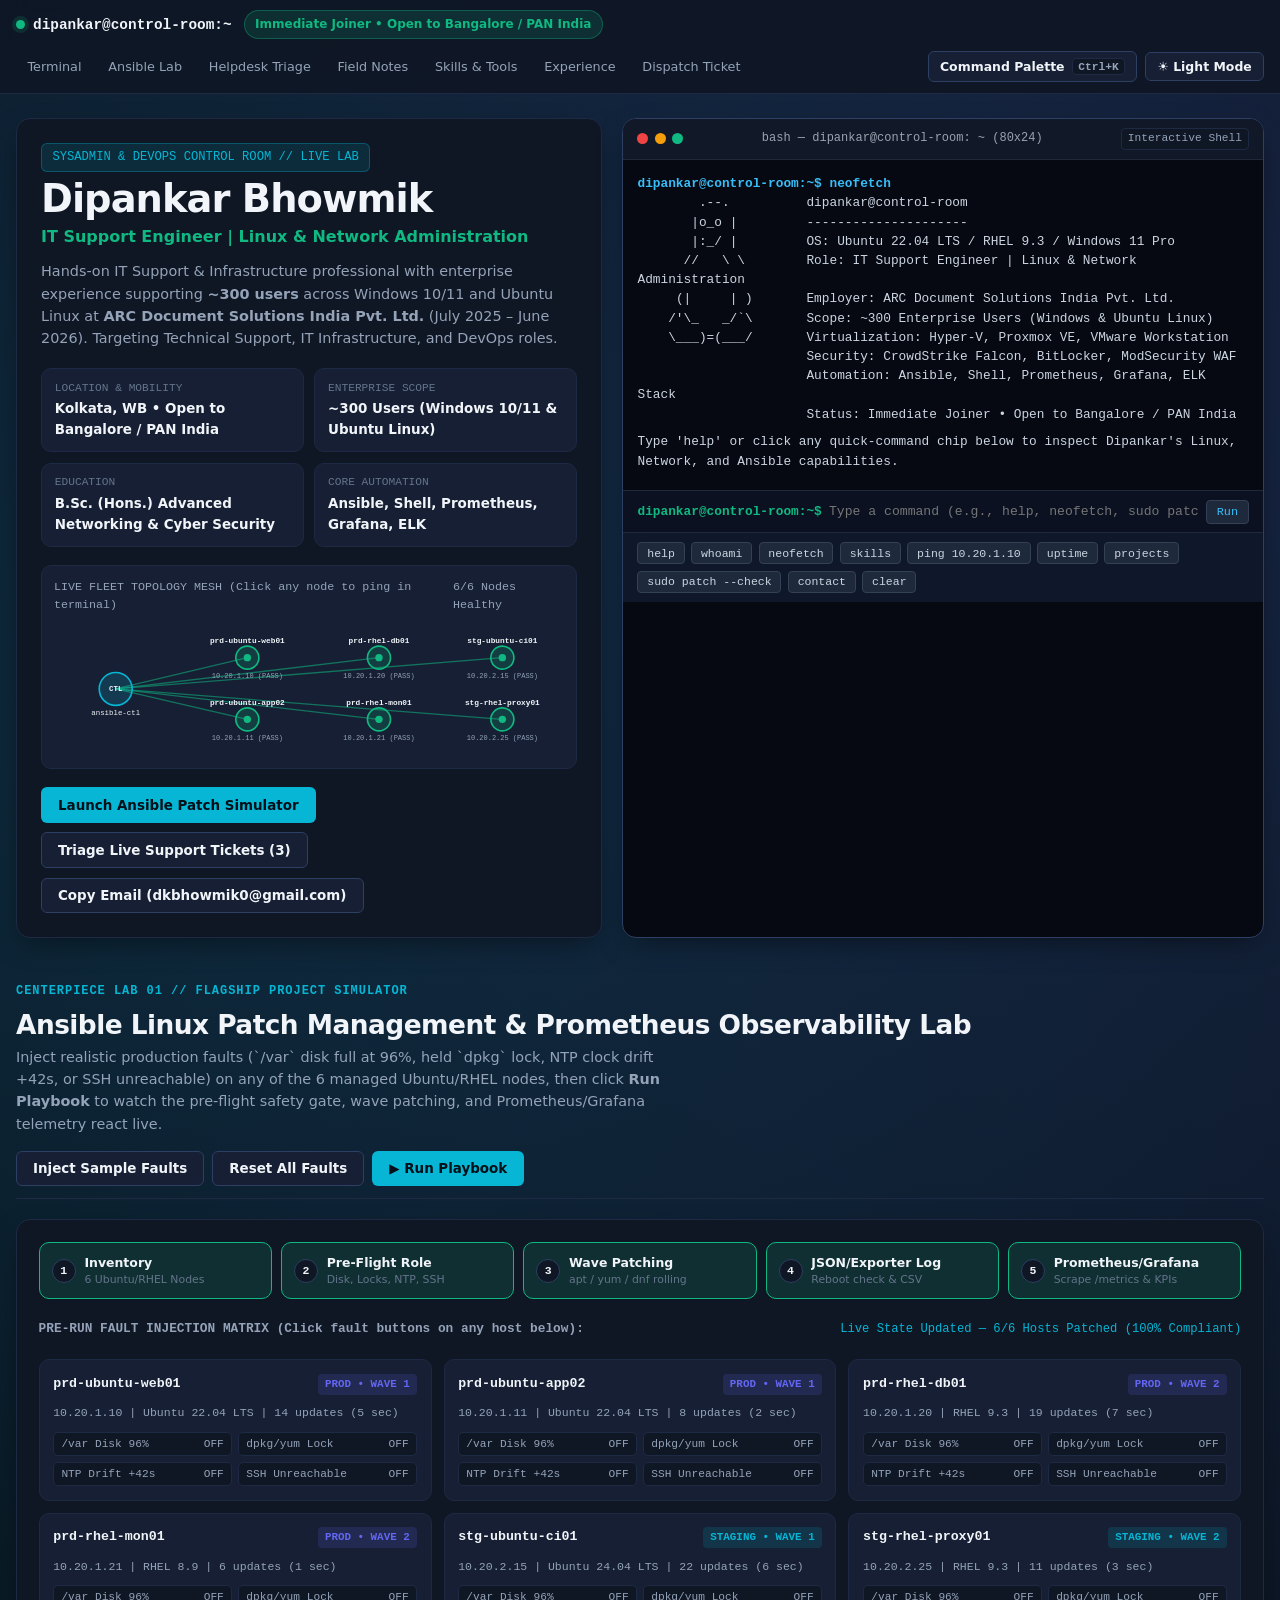
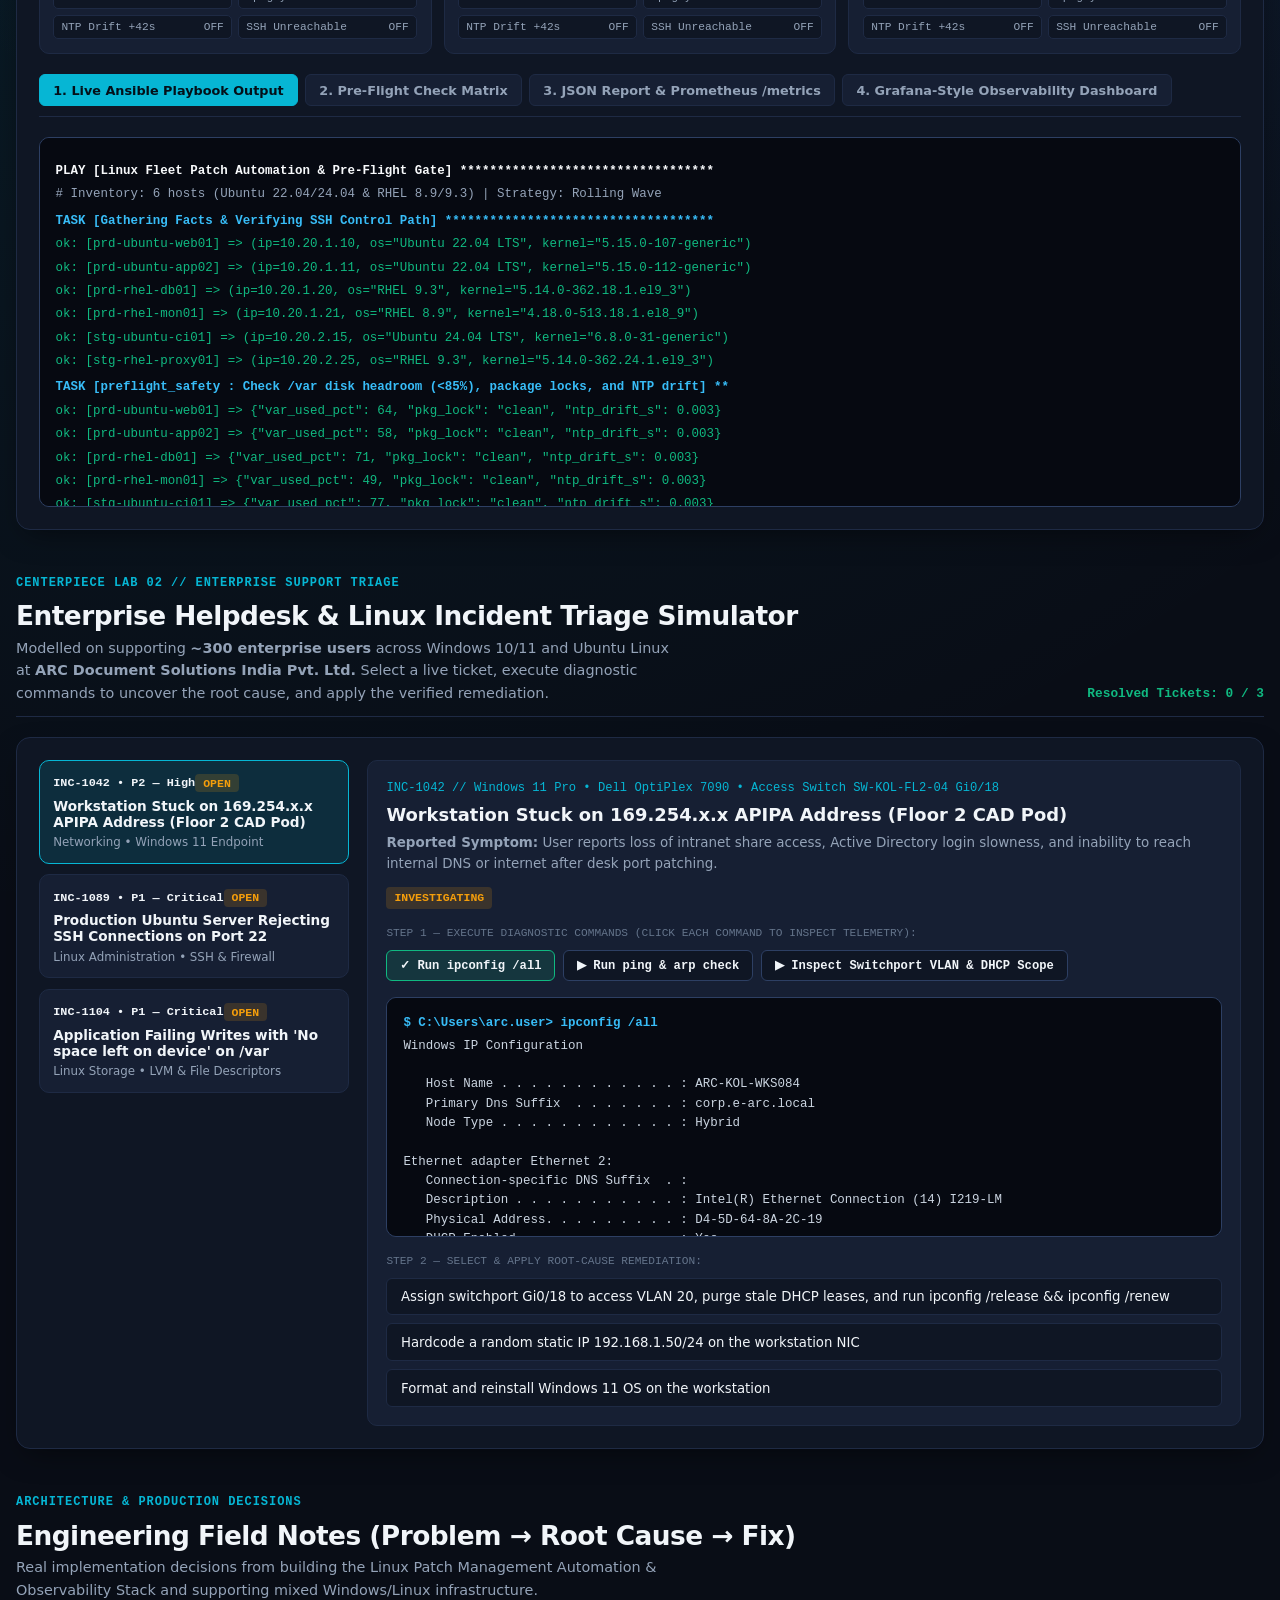
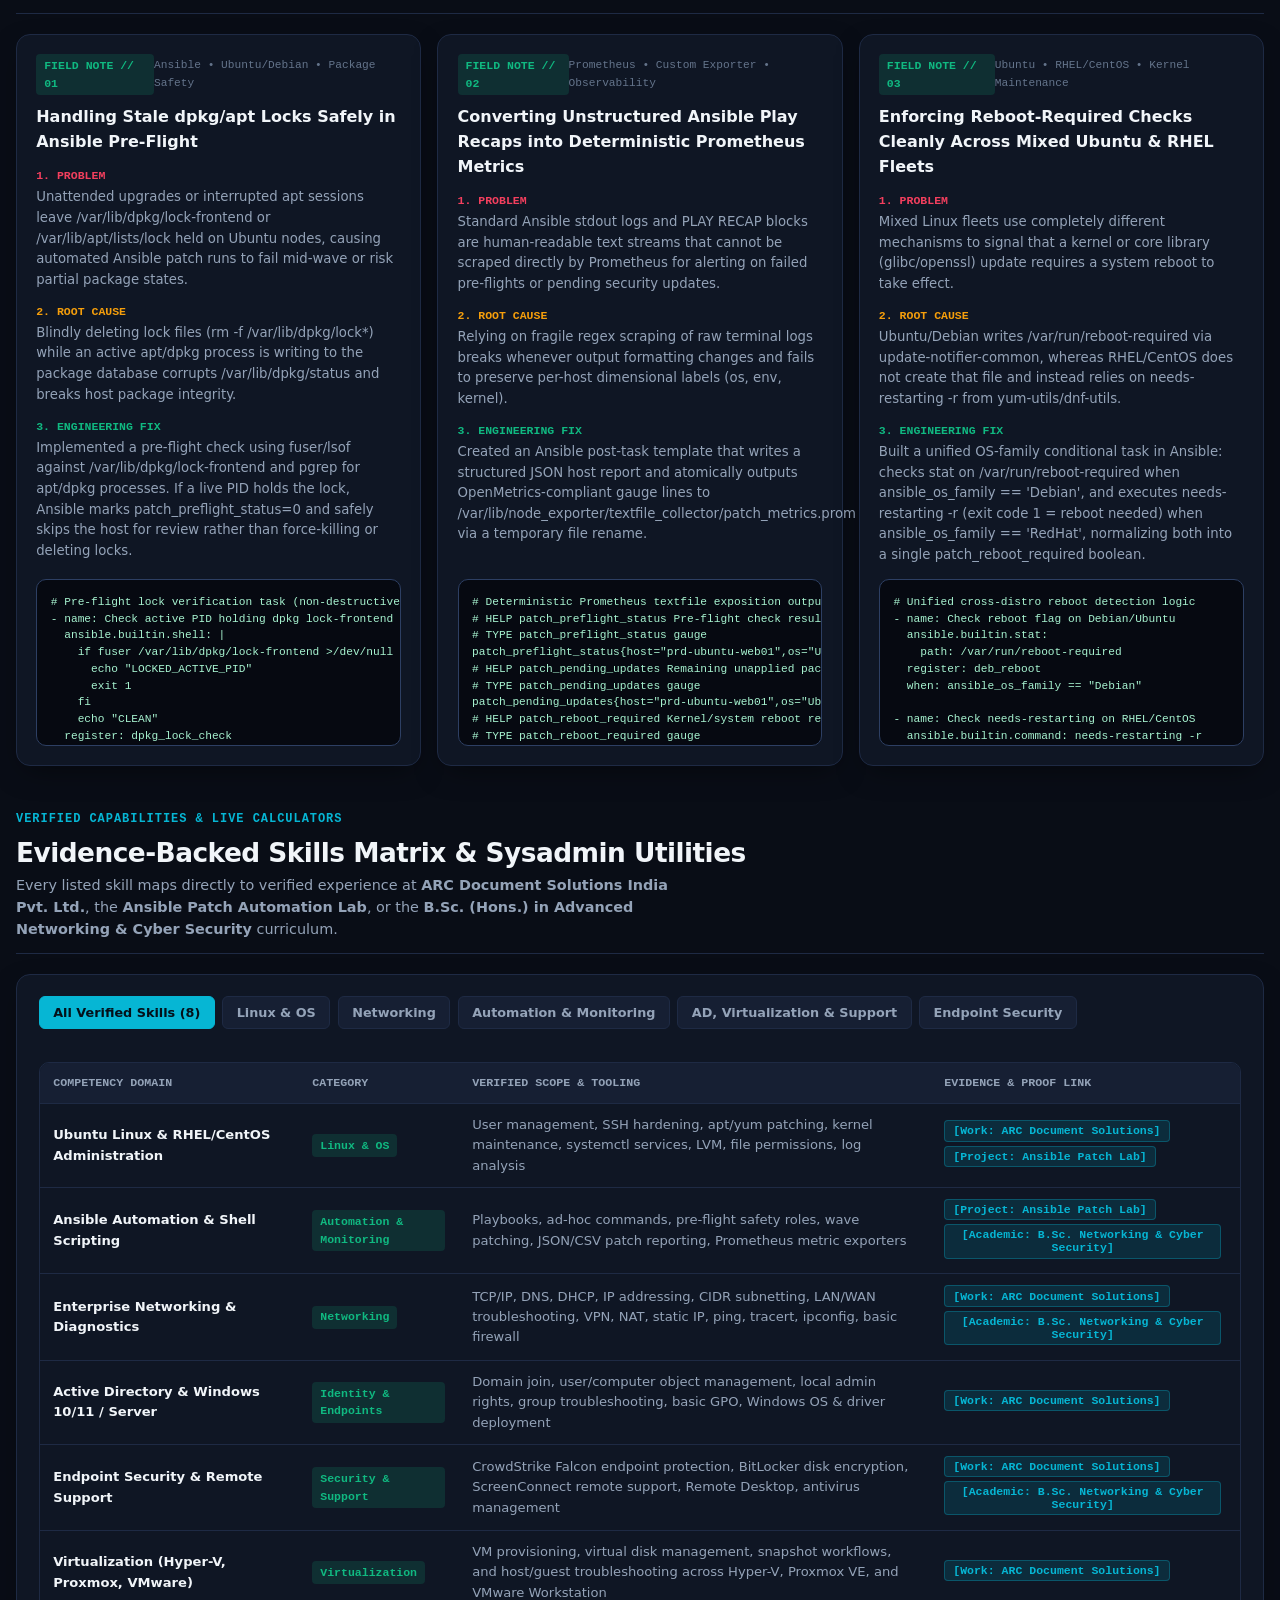
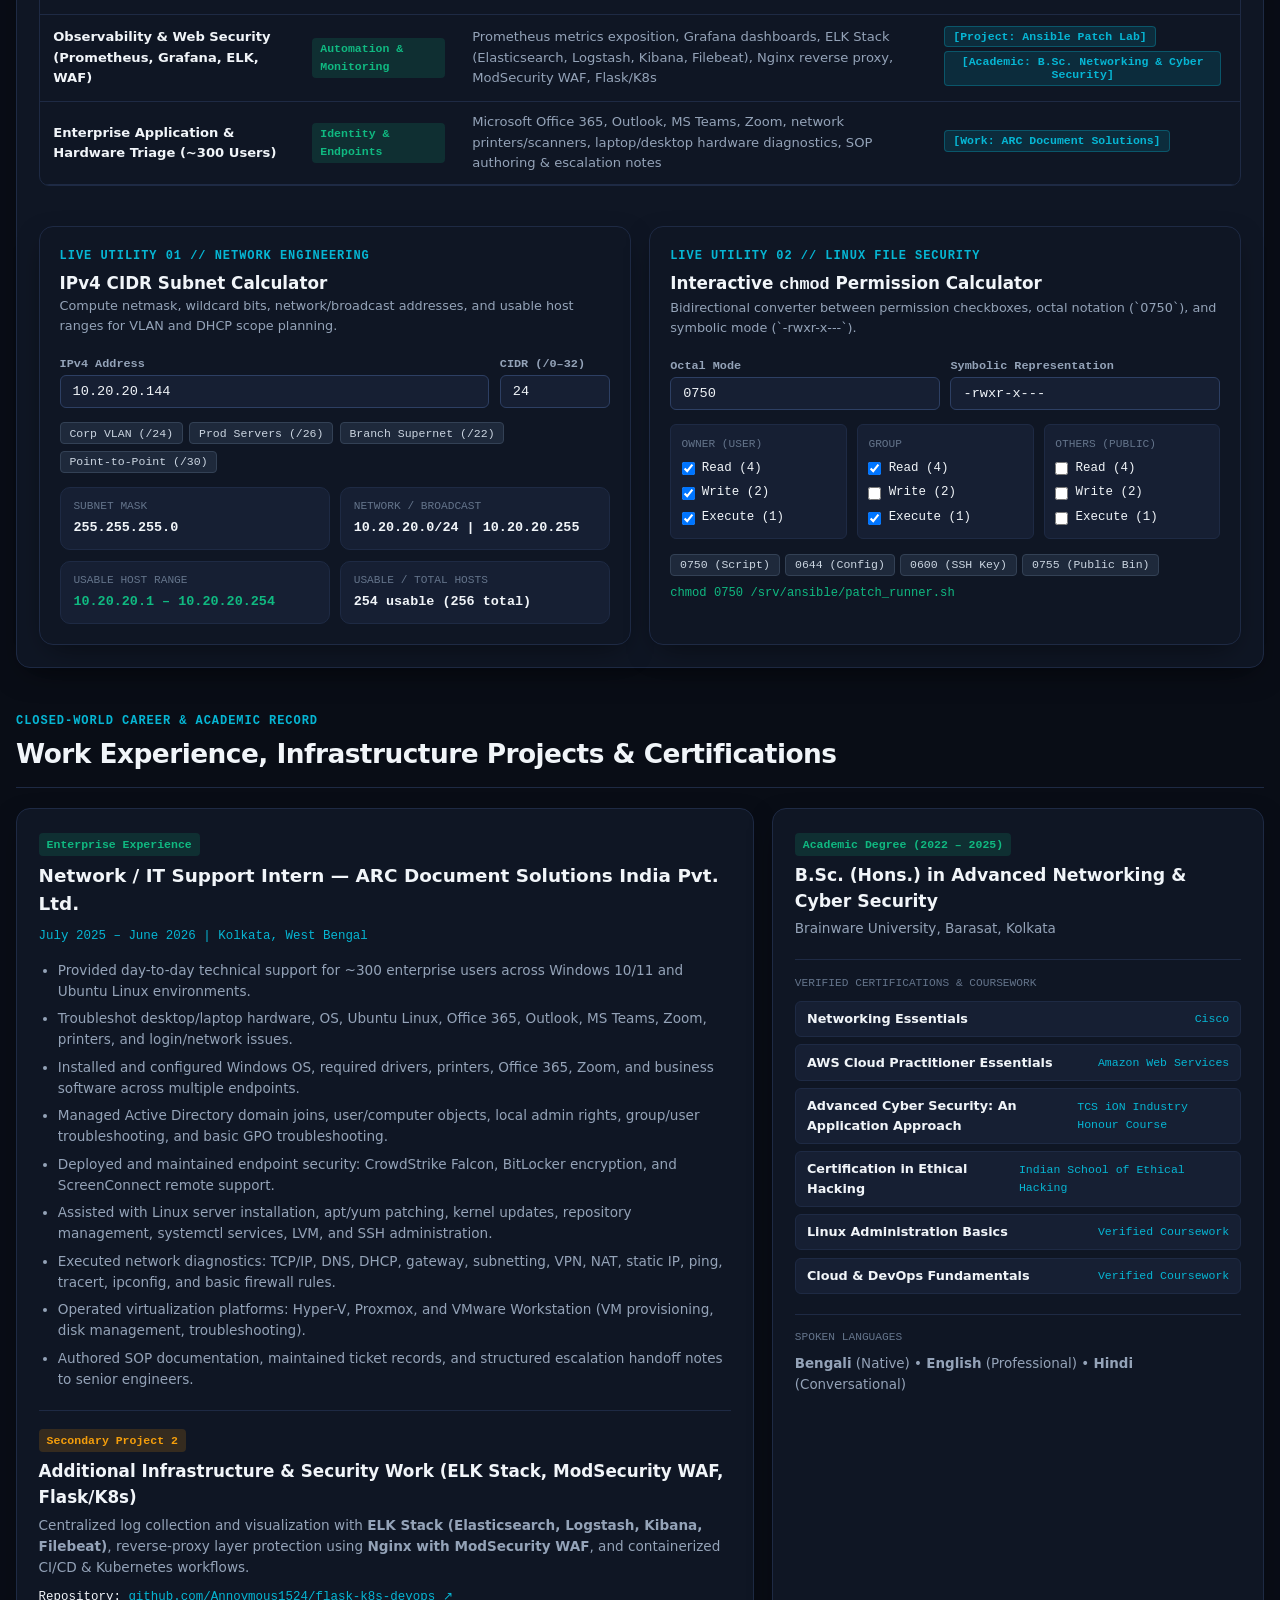
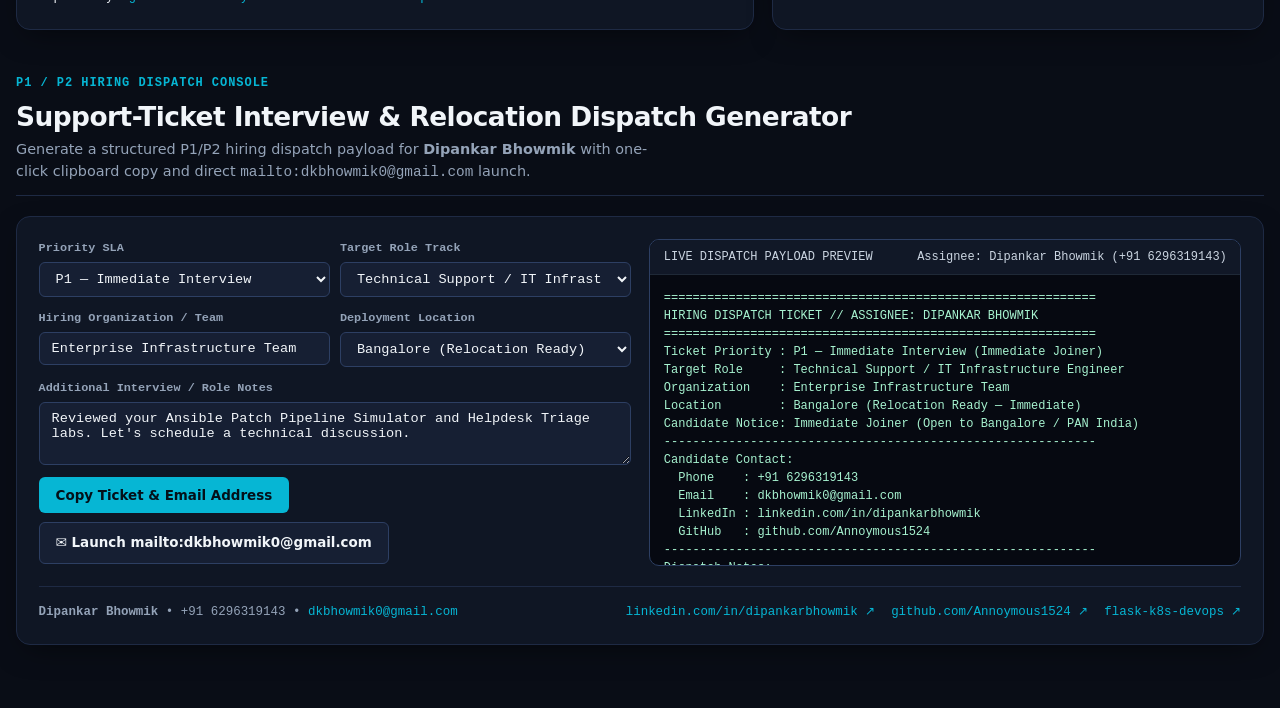
<file: index.bundled.html>
<!DOCTYPE html>
<html lang="en" data-theme="dark">
<head>
  <meta charset="UTF-8" />
  <meta name="viewport" content="width=device-width, initial-scale=1.0" />
  <title>Dipankar Bhowmik — Sysadmin &amp; DevOps Control Room</title>
  <style>
/* ==========================================================================
   Dipankar Bhowmik — Sysadmin & DevOps Control Room (styles.css)
   Zero External Dependencies | Responsive (360px / 768px / 1440px)
   Dark Control Room Default + High-Contrast Light Mode
   ========================================================================== */

:root {
  /* Dark Control Room Theme (Default) */
  --bg-canvas: #090d16;
  --bg-surface: #0f1624;
  --bg-elevated: #161f33;
  --bg-terminal: #060911;
  --bg-glass: rgba(15, 22, 36, 0.88);
  --border-subtle: #1e2a44;
  --border-strong: #2d3f63;
  --text-primary: #f1f5f9;
  --text-secondary: #94a3b8;
  --text-muted: #64748b;

  /* Semantic Telemetry Accents */
  --accent-cyan: #06b6d4;
  --accent-cyan-soft: rgba(6, 182, 212, 0.14);
  --accent-emerald: #10b981;
  --accent-emerald-soft: rgba(16, 185, 129, 0.15);
  --accent-amber: #f59e0b;
  --accent-amber-soft: rgba(245, 158, 11, 0.16);
  --accent-rose: #f43f5e;
  --accent-rose-soft: rgba(244, 63, 94, 0.16);
  --accent-indigo: #6366f1;
  --accent-indigo-soft: rgba(99, 102, 241, 0.16);

  /* Typography & Radii */
  --font-sans: system-ui, -apple-system, BlinkMacSystemFont, "Segoe UI", Roboto, Oxygen, Ubuntu, Cantarell, sans-serif;
  --font-mono: ui-monospace, SFMono-Regular, "SF Mono", Menlo, Consolas, "Liberation Mono", monospace;
  --radius-sm: 6px;
  --radius-md: 10px;
  --radius-lg: 14px;
  --shadow-card: 0 10px 30px -10px rgba(0, 0, 0, 0.55);
  --max-width: 1360px;
}

[data-theme="light"] {
  /* High-Contrast Light Control Room Theme */
  --bg-canvas: #f1f5f9;
  --bg-surface: #ffffff;
  --bg-elevated: #f8fafc;
  --bg-terminal: #0b111e;
  --bg-glass: rgba(255, 255, 255, 0.92);
  --border-subtle: #cbd5e1;
  --border-strong: #94a3b8;
  --text-primary: #0f172a;
  --text-secondary: #334155;
  --text-muted: #475569;

  --accent-cyan: #0284c7;
  --accent-cyan-soft: rgba(2, 132, 199, 0.12);
  --accent-emerald: #059669;
  --accent-emerald-soft: rgba(5, 150, 105, 0.12);
  --accent-amber: #d97706;
  --accent-amber-soft: rgba(217, 119, 6, 0.14);
  --accent-rose: #e11d48;
  --accent-rose-soft: rgba(225, 29, 72, 0.12);
  --accent-indigo: #4f46e5;
  --accent-indigo-soft: rgba(79, 70, 229, 0.12);
  --shadow-card: 0 8px 24px -8px rgba(15, 23, 42, 0.12);
}

/* Reset & Box Sizing */
*,
*::before,
*::after {
  box-sizing: border-box;
  margin: 0;
  padding: 0;
}

html {
  scroll-behavior: smooth;
  font-size: 16px;
  overflow-x: hidden;
}

body {
  background-color: var(--bg-canvas);
  color: var(--text-primary);
  font-family: var(--font-sans);
  line-height: 1.55;
  overflow-x: hidden;
  transition: background-color 0.2s ease, color 0.2s ease;
  background-image: radial-gradient(circle at 15% 10%, var(--accent-cyan-soft), transparent 28%),
    radial-gradient(circle at 85% 5%, var(--accent-indigo-soft), transparent 25%);
}

a {
  color: var(--accent-cyan);
  text-decoration: none;
  transition: opacity 0.15s ease;
}

a:hover {
  text-decoration: underline;
}

button,
input,
select,
textarea {
  font-family: inherit;
  color: inherit;
}

/* ==========================================================================
   1. Sticky Top Status Bar & Navigation
   ========================================================================== */
.top-status-bar {
  position: sticky;
  top: 0;
  z-index: 100;
  background: var(--bg-glass);
  backdrop-filter: blur(12px);
  -webkit-backdrop-filter: blur(12px);
  border-bottom: 1px solid var(--border-subtle);
  padding: 0.65rem 1rem;
}

.status-bar-inner {
  max-width: var(--max-width);
  margin: 0 auto;
  display: flex;
  align-items: center;
  justify-content: space-between;
  gap: 0.75rem;
  flex-wrap: wrap;
}

.brand-cluster {
  display: flex;
  align-items: center;
  gap: 0.75rem;
  min-width: 0;
}

.node-identity {
  display: inline-flex;
  align-items: center;
  gap: 0.5rem;
  font-family: var(--font-mono);
  font-weight: 700;
  font-size: 0.9rem;
  color: var(--text-primary);
  white-space: nowrap;
}

.pulse-dot {
  width: 9px;
  height: 9px;
  border-radius: 50%;
  background: var(--accent-emerald);
  box-shadow: 0 0 0 4px var(--accent-emerald-soft);
  animation: statusPulse 2s infinite;
  flex-shrink: 0;
}

@keyframes statusPulse {
  0%, 100% {
    transform: scale(1);
    opacity: 1;
  }
  50% {
    transform: scale(1.18);
    opacity: 0.75;
  }
}

.availability-pill {
  display: inline-flex;
  align-items: center;
  gap: 0.35rem;
  font-size: 0.75rem;
  font-weight: 600;
  padding: 0.25rem 0.65rem;
  border-radius: 999px;
  background: var(--accent-emerald-soft);
  color: var(--accent-emerald);
  border: 1px solid rgba(16, 185, 129, 0.35);
  white-space: nowrap;
}

.nav-links {
  display: flex;
  align-items: center;
  gap: 0.25rem;
  flex-wrap: wrap;
}

.nav-btn {
  background: transparent;
  border: 1px solid transparent;
  padding: 0.35rem 0.65rem;
  border-radius: var(--radius-sm);
  font-size: 0.8rem;
  font-weight: 500;
  color: var(--text-secondary);
  cursor: pointer;
  transition: all 0.15s ease;
}

.nav-btn:hover {
  color: var(--text-primary);
  background: var(--bg-elevated);
  border-color: var(--border-subtle);
}

.status-actions {
  display: flex;
  align-items: center;
  gap: 0.5rem;
}

.cmd-trigger-btn,
.theme-toggle-btn {
  display: inline-flex;
  align-items: center;
  gap: 0.45rem;
  background: var(--bg-elevated);
  border: 1px solid var(--border-strong);
  color: var(--text-primary);
  padding: 0.38rem 0.7rem;
  border-radius: var(--radius-sm);
  font-size: 0.78rem;
  font-weight: 600;
  cursor: pointer;
  transition: all 0.15s ease;
}

.cmd-trigger-btn:hover,
.theme-toggle-btn:hover {
  border-color: var(--accent-cyan);
  background: var(--accent-cyan-soft);
}

.kbd-badge {
  font-family: var(--font-mono);
  font-size: 0.7rem;
  padding: 0.1rem 0.35rem;
  border-radius: 4px;
  background: var(--bg-surface);
  border: 1px solid var(--border-subtle);
  color: var(--text-secondary);
}

/* ==========================================================================
   Layout Container & Section Headers
   ========================================================================== */
.control-room-main {
  max-width: var(--max-width);
  margin: 0 auto;
  padding: 1.5rem 1rem 4rem;
  display: flex;
  flex-direction: column;
  gap: 2.75rem;
}

.section-block {
  scroll-margin-top: 4.5rem;
}

.section-header {
  display: flex;
  flex-wrap: wrap;
  align-items: flex-end;
  justify-content: space-between;
  gap: 1rem;
  margin-bottom: 1.25rem;
  padding-bottom: 0.75rem;
  border-bottom: 1px solid var(--border-subtle);
}

.section-eyebrow {
  font-family: var(--font-mono);
  font-size: 0.75rem;
  text-transform: uppercase;
  letter-spacing: 0.08em;
  color: var(--accent-cyan);
  font-weight: 700;
  margin-bottom: 0.25rem;
}

.section-title {
  font-size: clamp(1.25rem, 2.2vw, 1.65rem);
  font-weight: 800;
  letter-spacing: -0.02em;
  color: var(--text-primary);
}

.section-subtitle {
  font-size: 0.9rem;
  color: var(--text-secondary);
  max-width: 72ch;
}

/* ==========================================================================
   2. Hero Section: Identity + Interactive Terminal + Fleet Node Mesh
   ========================================================================== */
.hero-grid {
  display: grid;
  grid-template-columns: 1.05fr 1.15fr;
  gap: 1.25rem;
  align-items: stretch;
}

.hero-card {
  background: var(--bg-surface);
  border: 1px solid var(--border-subtle);
  border-radius: var(--radius-lg);
  padding: 1.5rem;
  box-shadow: var(--shadow-card);
  display: flex;
  flex-direction: column;
  justify-content: space-between;
  gap: 1.15rem;
}

.hero-role-tag {
  display: inline-flex;
  align-items: center;
  gap: 0.4rem;
  font-family: var(--font-mono);
  font-size: 0.76rem;
  color: var(--accent-cyan);
  background: var(--accent-cyan-soft);
  padding: 0.25rem 0.65rem;
  border-radius: var(--radius-sm);
  border: 1px solid rgba(6, 182, 212, 0.3);
  width: fit-content;
}

.hero-name {
  font-size: clamp(1.75rem, 3.2vw, 2.4rem);
  font-weight: 800;
  line-height: 1.15;
  letter-spacing: -0.025em;
  margin-top: 0.35rem;
}

.hero-title-sub {
  font-size: 1rem;
  font-weight: 600;
  color: var(--accent-emerald);
  margin-top: 0.25rem;
}

.hero-bio {
  font-size: 0.9rem;
  color: var(--text-secondary);
}

.hero-meta-grid {
  display: grid;
  grid-template-columns: repeat(2, minmax(0, 1fr));
  gap: 0.65rem;
}

.meta-tile {
  background: var(--bg-elevated);
  border: 1px solid var(--border-subtle);
  border-radius: var(--radius-md);
  padding: 0.65rem 0.8rem;
}

.meta-label {
  font-family: var(--font-mono);
  font-size: 0.7rem;
  text-transform: uppercase;
  color: var(--text-muted);
}

.meta-value {
  font-size: 0.84rem;
  font-weight: 700;
  color: var(--text-primary);
  margin-top: 0.15rem;
  word-break: break-word;
}

/* Interactive Node Mesh SVG Box inside Hero */
.mesh-container {
  background: var(--bg-elevated);
  border: 1px solid var(--border-subtle);
  border-radius: var(--radius-md);
  padding: 0.75rem;
}

.mesh-header {
  display: flex;
  justify-content: space-between;
  align-items: center;
  font-family: var(--font-mono);
  font-size: 0.73rem;
  color: var(--text-secondary);
  margin-bottom: 0.4rem;
}

.fleet-mesh-svg {
  width: 100%;
  height: 135px;
  display: block;
}

.mesh-node-group {
  cursor: pointer;
  transition: transform 0.15s ease;
}

.mesh-node-group:hover circle.node-core {
  stroke-width: 3px;
}

.hero-cta-row {
  display: flex;
  flex-wrap: wrap;
  gap: 0.6rem;
}

.btn-primary,
.btn-secondary {
  display: inline-flex;
  align-items: center;
  justify-content: center;
  gap: 0.45rem;
  padding: 0.58rem 1rem;
  border-radius: var(--radius-sm);
  font-size: 0.84rem;
  font-weight: 700;
  cursor: pointer;
  transition: all 0.15s ease;
  border: 1px solid transparent;
}

.btn-primary {
  background: var(--accent-cyan);
  color: #041019;
}

.btn-primary:hover {
  filter: brightness(1.08);
}

.btn-secondary {
  background: var(--bg-elevated);
  color: var(--text-primary);
  border-color: var(--border-strong);
}

.btn-secondary:hover {
  border-color: var(--accent-cyan);
}

/* Interactive Terminal Card */
.terminal-window {
  background: var(--bg-terminal);
  border: 1px solid var(--border-strong);
  border-radius: var(--radius-lg);
  box-shadow: var(--shadow-card);
  display: flex;
  flex-direction: column;
  overflow: hidden;
  color: #e2e8f0;
}

.terminal-titlebar {
  background: #111827;
  border-bottom: 1px solid #1f2937;
  padding: 0.55rem 0.9rem;
  display: flex;
  align-items: center;
  justify-content: space-between;
  gap: 0.5rem;
}

.term-dots {
  display: flex;
  gap: 0.4rem;
}

.term-dot {
  width: 11px;
  height: 11px;
  border-radius: 50%;
}

.term-dot.red { background: #ef4444; }
.term-dot.amber { background: #f59e0b; }
.term-dot.green { background: #10b981; }

.term-title {
  font-family: var(--font-mono);
  font-size: 0.75rem;
  color: #9ca3af;
}

.terminal-body {
  padding: 0.9rem;
  font-family: var(--font-mono);
  font-size: 0.8rem;
  line-height: 1.5;
  height: 330px;
  overflow-y: auto;
  display: flex;
  flex-direction: column;
  gap: 0.55rem;
}

.term-line {
  white-space: pre-wrap;
  word-break: break-word;
}

.term-prompt-echo {
  color: #38bdf8;
  font-weight: 700;
}

.term-output-text {
  color: #cbd5e1;
}

.terminal-input-row {
  display: flex;
  align-items: center;
  gap: 0.45rem;
  padding: 0.55rem 0.9rem;
  background: #0b1120;
  border-top: 1px solid #1e293b;
}

.term-prompt-label {
  font-family: var(--font-mono);
  font-size: 0.8rem;
  color: #10b981;
  font-weight: 700;
  white-space: nowrap;
}

.term-input {
  flex: 1;
  background: transparent;
  border: none;
  outline: none;
  color: #f8fafc;
  font-family: var(--font-mono);
  font-size: 0.82rem;
  min-width: 0;
}

.term-exec-btn {
  background: #1e293b;
  color: #38bdf8;
  border: 1px solid #334155;
  padding: 0.25rem 0.6rem;
  border-radius: 4px;
  font-family: var(--font-mono);
  font-size: 0.74rem;
  cursor: pointer;
}

.term-chips-bar {
  padding: 0.55rem 0.9rem;
  background: #0f172a;
  border-top: 1px solid #1e293b;
  display: flex;
  align-items: center;
  gap: 0.4rem;
  flex-wrap: wrap;
}

.chip-btn {
  background: #1e293b;
  color: #cbd5e1;
  border: 1px solid #334155;
  padding: 0.22rem 0.55rem;
  border-radius: 4px;
  font-family: var(--font-mono);
  font-size: 0.72rem;
  cursor: pointer;
  transition: all 0.15s ease;
}

.chip-btn:hover {
  background: #0284c7;
  color: #ffffff;
  border-color: #38bdf8;
}

/* ==========================================================================
   3. Centerpiece Lab 1 — Ansible Patch Pipeline & Observability Simulator
   ========================================================================== */
.lab-panel {
  background: var(--bg-surface);
  border: 1px solid var(--border-subtle);
  border-radius: var(--radius-lg);
  padding: 1.35rem;
  box-shadow: var(--shadow-card);
  display: flex;
  flex-direction: column;
  gap: 1.25rem;
}

/* 5-Stage Visual Pipeline Bar */
.pipeline-stepper {
  display: grid;
  grid-template-columns: repeat(5, minmax(0, 1fr));
  gap: 0.55rem;
}

.pipeline-step {
  background: var(--bg-elevated);
  border: 1px solid var(--border-subtle);
  border-radius: var(--radius-md);
  padding: 0.6rem 0.75rem;
  display: flex;
  align-items: center;
  gap: 0.55rem;
  transition: all 0.2s ease;
}

.pipeline-step.active {
  border-color: var(--accent-cyan);
  background: var(--accent-cyan-soft);
}

.pipeline-step.done {
  border-color: var(--accent-emerald);
  background: var(--accent-emerald-soft);
}

.step-index {
  width: 24px;
  height: 24px;
  border-radius: 50%;
  background: var(--bg-surface);
  border: 1px solid var(--border-strong);
  font-family: var(--font-mono);
  font-size: 0.72rem;
  font-weight: 700;
  display: flex;
  align-items: center;
  justify-content: center;
  flex-shrink: 0;
}

.step-info {
  min-width: 0;
}

.step-name {
  font-size: 0.78rem;
  font-weight: 700;
  color: var(--text-primary);
  white-space: nowrap;
  overflow: hidden;
  text-overflow: ellipsis;
}

.step-desc {
  font-size: 0.68rem;
  color: var(--text-muted);
  white-space: nowrap;
  overflow: hidden;
  text-overflow: ellipsis;
}

/* Fault Injection Matrix + Controls */
.fault-controls-header {
  display: flex;
  align-items: center;
  justify-content: space-between;
  flex-wrap: wrap;
  gap: 0.75rem;
}

.fault-hosts-grid {
  display: grid;
  grid-template-columns: repeat(3, minmax(0, 1fr));
  gap: 0.75rem;
}

.host-fault-card {
  background: var(--bg-elevated);
  border: 1px solid var(--border-subtle);
  border-radius: var(--radius-md);
  padding: 0.85rem;
  display: flex;
  flex-direction: column;
  gap: 0.6rem;
}

.host-card-top {
  display: flex;
  align-items: center;
  justify-content: space-between;
  gap: 0.4rem;
}

.host-name-mono {
  font-family: var(--font-mono);
  font-size: 0.83rem;
  font-weight: 700;
  color: var(--text-primary);
}

.host-env-badge {
  font-family: var(--font-mono);
  font-size: 0.68rem;
  padding: 0.12rem 0.45rem;
  border-radius: 4px;
  text-transform: uppercase;
  font-weight: 700;
}

.host-env-badge.prod {
  background: var(--accent-indigo-soft);
  color: var(--accent-indigo);
}

.host-env-badge.staging {
  background: var(--accent-cyan-soft);
  color: var(--accent-cyan);
}

.host-meta-line {
  font-family: var(--font-mono);
  font-size: 0.72rem;
  color: var(--text-secondary);
}

.fault-toggle-group {
  display: grid;
  grid-template-columns: repeat(2, minmax(0, 1fr));
  gap: 0.38rem;
}

.fault-btn {
  background: var(--bg-surface);
  border: 1px solid var(--border-subtle);
  color: var(--text-secondary);
  padding: 0.32rem 0.45rem;
  border-radius: 5px;
  font-family: var(--font-mono);
  font-size: 0.7rem;
  text-align: left;
  cursor: pointer;
  transition: all 0.15s ease;
  display: flex;
  align-items: center;
  justify-content: space-between;
  gap: 0.25rem;
}

.fault-btn:hover {
  border-color: var(--border-strong);
  color: var(--text-primary);
}

.fault-btn.active-fault {
  background: var(--accent-rose-soft);
  border-color: var(--accent-rose);
  color: var(--accent-rose);
  font-weight: 700;
}

.fault-btn.warn-fault {
  background: var(--accent-amber-soft);
  border-color: var(--accent-amber);
  color: var(--accent-amber);
  font-weight: 700;
}

/* Output Tabs Navigation */
.lab-tabs-bar {
  display: flex;
  align-items: center;
  gap: 0.4rem;
  border-bottom: 1px solid var(--border-subtle);
  padding-bottom: 0.6rem;
  flex-wrap: wrap;
}

.tab-btn {
  background: var(--bg-elevated);
  border: 1px solid var(--border-subtle);
  color: var(--text-secondary);
  padding: 0.48rem 0.85rem;
  border-radius: var(--radius-sm);
  font-size: 0.8rem;
  font-weight: 600;
  cursor: pointer;
  transition: all 0.15s ease;
}

.tab-btn.active {
  background: var(--accent-cyan);
  color: #041019;
  border-color: var(--accent-cyan);
  font-weight: 700;
}

.tab-pane {
  display: none;
}

.tab-pane.active {
  display: block;
}

/* Tab 1: Ansible Playbook Log Output */
.ansible-log-box {
  background: var(--bg-terminal);
  border: 1px solid var(--border-strong);
  border-radius: var(--radius-md);
  padding: 1rem;
  font-family: var(--font-mono);
  font-size: 0.78rem;
  line-height: 1.55;
  max-height: 370px;
  overflow-y: auto;
  color: #e2e8f0;
}

.ans-line {
  white-space: pre-wrap;
  word-break: break-word;
  margin-bottom: 0.25rem;
}

.ans-line.header { color: #f8fafc; font-weight: 700; margin-top: 0.5rem; }
.ans-line.task { color: #38bdf8; font-weight: 700; margin-top: 0.45rem; }
.ans-line.info { color: #94a3b8; }
.ans-line.ok { color: #10b981; }
.ans-line.changed { color: #f59e0b; }
.ans-line.failed,
.ans-line.unreachable { color: #f43f5e; font-weight: 600; }
.ans-line.skipped { color: #06b6d4; }

/* Tab 2: Pre-Flight Check Matrix Table */
.table-scroll-wrap {
  width: 100%;
  overflow-x: auto;
  border: 1px solid var(--border-subtle);
  border-radius: var(--radius-md);
}

.data-table {
  width: 100%;
  border-collapse: collapse;
  font-size: 0.82rem;
  text-align: left;
}

.data-table th,
.data-table td {
  padding: 0.68rem 0.85rem;
  border-bottom: 1px solid var(--border-subtle);
}

.data-table th {
  background: var(--bg-elevated);
  font-family: var(--font-mono);
  font-size: 0.73rem;
  text-transform: uppercase;
  color: var(--text-secondary);
  white-space: nowrap;
}

.status-pill {
  display: inline-flex;
  align-items: center;
  padding: 0.15rem 0.5rem;
  border-radius: 4px;
  font-family: var(--font-mono);
  font-size: 0.72rem;
  font-weight: 700;
}

.status-pill.pass {
  background: var(--accent-emerald-soft);
  color: var(--accent-emerald);
}

.status-pill.warn {
  background: var(--accent-amber-soft);
  color: var(--accent-amber);
}

.status-pill.block {
  background: var(--accent-rose-soft);
  color: var(--accent-rose);
}

/* Tab 3: Prometheus Metrics & JSON Split View */
.exporter-grid {
  display: grid;
  grid-template-columns: 1fr 1fr;
  gap: 1rem;
}

.code-card {
  background: var(--bg-terminal);
  border: 1px solid var(--border-strong);
  border-radius: var(--radius-md);
  overflow: hidden;
}

.code-card-header {
  background: #111827;
  padding: 0.5rem 0.85rem;
  border-bottom: 1px solid #1f2937;
  display: flex;
  align-items: center;
  justify-content: space-between;
  font-family: var(--font-mono);
  font-size: 0.75rem;
  color: #cbd5e1;
}

.code-pre {
  padding: 0.85rem;
  font-family: var(--font-mono);
  font-size: 0.75rem;
  line-height: 1.5;
  color: #a7f3d0;
  max-height: 310px;
  overflow: auto;
  white-space: pre;
}

/* Tab 4: Grafana-Style Observability Dashboard */
.kpi-row {
  display: grid;
  grid-template-columns: repeat(4, minmax(0, 1fr));
  gap: 0.75rem;
  margin-bottom: 1rem;
}

.kpi-tile {
  background: var(--bg-elevated);
  border: 1px solid var(--border-subtle);
  border-radius: var(--radius-md);
  padding: 0.85rem 1rem;
}

.kpi-title {
  font-family: var(--font-mono);
  font-size: 0.72rem;
  text-transform: uppercase;
  color: var(--text-secondary);
}

.kpi-metric {
  font-size: 1.65rem;
  font-weight: 800;
  font-family: var(--font-mono);
  margin-top: 0.25rem;
}

.kpi-sub {
  font-size: 0.75rem;
  color: var(--text-muted);
  margin-top: 0.15rem;
}

.chart-card {
  background: var(--bg-elevated);
  border: 1px solid var(--border-subtle);
  border-radius: var(--radius-md);
  padding: 1rem;
  position: relative;
}

.chart-header {
  display: flex;
  justify-content: space-between;
  align-items: center;
  flex-wrap: wrap;
  gap: 0.5rem;
  margin-bottom: 0.75rem;
}

.chart-legend {
  display: flex;
  gap: 1rem;
  font-size: 0.76rem;
  font-family: var(--font-mono);
}

.legend-item {
  display: inline-flex;
  align-items: center;
  gap: 0.35rem;
}

.legend-swatch {
  width: 11px;
  height: 11px;
  border-radius: 3px;
}

.horiz-bar-svg {
  width: 100%;
  height: 270px;
  display: block;
}

.svg-tooltip {
  position: fixed;
  pointer-events: none;
  z-index: 300;
  background: #0f172a;
  color: #f8fafc;
  border: 1px solid var(--accent-cyan);
  border-radius: var(--radius-sm);
  padding: 0.5rem 0.7rem;
  font-family: var(--font-mono);
  font-size: 0.74rem;
  box-shadow: 0 8px 20px rgba(0, 0, 0, 0.45);
  display: none;
}

/* ==========================================================================
   4. Centerpiece Lab 2 — Enterprise Helpdesk Triage Simulator
   ========================================================================== */
.triage-layout {
  display: grid;
  grid-template-columns: 310px 1fr;
  gap: 1.15rem;
}

.ticket-queue-list {
  display: flex;
  flex-direction: column;
  gap: 0.65rem;
}

.ticket-selector-card {
  background: var(--bg-elevated);
  border: 1px solid var(--border-subtle);
  border-radius: var(--radius-md);
  padding: 0.85rem;
  text-align: left;
  cursor: pointer;
  transition: all 0.15s ease;
  display: flex;
  flex-direction: column;
  gap: 0.35rem;
}

.ticket-selector-card:hover {
  border-color: var(--border-strong);
}

.ticket-selector-card.active {
  border-color: var(--accent-cyan);
  background: var(--accent-cyan-soft);
}

.ticket-id-row {
  display: flex;
  justify-content: space-between;
  align-items: center;
  font-family: var(--font-mono);
  font-size: 0.74rem;
  font-weight: 700;
}

.ticket-card-title {
  font-size: 0.85rem;
  font-weight: 700;
  color: var(--text-primary);
}

.ticket-workspace {
  background: var(--bg-elevated);
  border: 1px solid var(--border-subtle);
  border-radius: var(--radius-md);
  padding: 1.15rem;
  display: flex;
  flex-direction: column;
  gap: 1rem;
}

.diag-btn-row {
  display: flex;
  flex-wrap: wrap;
  gap: 0.5rem;
}

.diag-cmd-btn {
  background: var(--bg-surface);
  border: 1px solid var(--border-strong);
  color: var(--text-primary);
  padding: 0.45rem 0.8rem;
  border-radius: var(--radius-sm);
  font-family: var(--font-mono);
  font-size: 0.76rem;
  font-weight: 600;
  cursor: pointer;
  transition: all 0.15s ease;
}

.diag-cmd-btn:hover {
  border-color: var(--accent-cyan);
}

.diag-cmd-btn.ran {
  border-color: var(--accent-emerald);
  background: var(--accent-emerald-soft);
}

.remediation-list {
  display: flex;
  flex-direction: column;
  gap: 0.5rem;
}

.remediation-option {
  background: var(--bg-surface);
  border: 1px solid var(--border-subtle);
  border-radius: var(--radius-sm);
  padding: 0.65rem 0.85rem;
  text-align: left;
  font-size: 0.83rem;
  cursor: pointer;
  transition: all 0.15s ease;
}

.remediation-option:hover {
  border-color: var(--accent-cyan);
}

.remediation-option.correct-choice {
  border-color: var(--accent-emerald);
  background: var(--accent-emerald-soft);
  font-weight: 600;
}

.remediation-option.wrong-choice {
  border-color: var(--accent-rose);
  background: var(--accent-rose-soft);
}

/* ==========================================================================
   5. Engineering Field Notes (Problem -> Root Cause -> Fix)
   ========================================================================== */
.field-notes-grid {
  display: grid;
  grid-template-columns: repeat(3, minmax(0, 1fr));
  gap: 1rem;
}

.fn-card {
  background: var(--bg-surface);
  border: 1px solid var(--border-subtle);
  border-radius: var(--radius-lg);
  padding: 1.2rem;
  box-shadow: var(--shadow-card);
  display: flex;
  flex-direction: column;
  justify-content: space-between;
  gap: 0.85rem;
}

.fn-step-block {
  font-size: 0.83rem;
  color: var(--text-secondary);
}

.fn-step-label {
  font-family: var(--font-mono);
  font-size: 0.72rem;
  font-weight: 700;
  text-transform: uppercase;
  display: inline-block;
  margin-bottom: 0.15rem;
}

.fn-step-label.problem { color: var(--accent-rose); }
.fn-step-label.cause { color: var(--accent-amber); }
.fn-step-label.fix { color: var(--accent-emerald); }

/* ==========================================================================
   6. Evidence-Backed Skills Matrix & Live Sysadmin Utilities
   ========================================================================== */
.filter-bar {
  display: flex;
  flex-wrap: wrap;
  gap: 0.45rem;
  margin-bottom: 0.85rem;
}

.proof-badge-btn {
  display: inline-flex;
  align-items: center;
  padding: 0.2rem 0.5rem;
  border-radius: 4px;
  font-family: var(--font-mono);
  font-size: 0.72rem;
  font-weight: 600;
  background: var(--accent-cyan-soft);
  color: var(--accent-cyan);
  border: 1px solid rgba(6, 182, 212, 0.3);
  cursor: pointer;
  margin-right: 0.35rem;
  margin-bottom: 0.25rem;
}

.utilities-grid {
  display: grid;
  grid-template-columns: repeat(2, minmax(0, 1fr));
  gap: 1.15rem;
  margin-top: 1.25rem;
}

.utility-card {
  background: var(--bg-surface);
  border: 1px solid var(--border-subtle);
  border-radius: var(--radius-lg);
  padding: 1.25rem;
  box-shadow: var(--shadow-card);
  display: flex;
  flex-direction: column;
  gap: 0.9rem;
}

.input-row-split {
  display: grid;
  grid-template-columns: 1fr 110px;
  gap: 0.65rem;
}

.form-control {
  width: 100%;
  background: var(--bg-elevated);
  border: 1px solid var(--border-strong);
  border-radius: var(--radius-sm);
  padding: 0.5rem 0.75rem;
  font-size: 0.85rem;
  font-family: var(--font-mono);
  color: var(--text-primary);
}

.form-control:focus {
  outline: 2px solid var(--accent-cyan);
  border-color: transparent;
}

.chmod-matrix {
  display: grid;
  grid-template-columns: repeat(3, minmax(0, 1fr));
  gap: 0.65rem;
}

.chmod-col {
  background: var(--bg-elevated);
  border: 1px solid var(--border-subtle);
  border-radius: var(--radius-sm);
  padding: 0.65rem;
}

.chmod-check-label {
  display: flex;
  align-items: center;
  gap: 0.45rem;
  font-family: var(--font-mono);
  font-size: 0.78rem;
  margin-top: 0.35rem;
  cursor: pointer;
}

/* ==========================================================================
   7. Experience, Education, Certifications & Support-Ticket Contact Generator
   ========================================================================== */
.credentials-grid {
  display: grid;
  grid-template-columns: 1.2fr 0.8fr;
  gap: 1.15rem;
}

.dispatch-grid {
  display: grid;
  grid-template-columns: 1fr 1fr;
  gap: 1.15rem;
}

.form-group {
  display: flex;
  flex-direction: column;
  gap: 0.3rem;
  margin-bottom: 0.75rem;
}

.form-label {
  font-family: var(--font-mono);
  font-size: 0.74rem;
  color: var(--text-secondary);
  font-weight: 600;
}

/* ==========================================================================
   Ctrl+K Command Palette Modal & Toast Notification
   ========================================================================== */
.modal-backdrop {
  position: fixed;
  inset: 0;
  z-index: 250;
  background: rgba(6, 9, 17, 0.76);
  backdrop-filter: blur(6px);
  display: none;
  align-items: flex-start;
  justify-content: center;
  padding: 10vh 1rem 1rem;
}

.modal-backdrop.open {
  display: flex;
}

.cmd-modal {
  width: 100%;
  max-width: 580px;
  background: var(--bg-surface);
  border: 1px solid var(--border-strong);
  border-radius: var(--radius-lg);
  box-shadow: 0 25px 50px -12px rgba(0, 0, 0, 0.75);
  overflow: hidden;
}

.cmd-search-input {
  width: 100%;
  padding: 0.9rem 1rem;
  background: var(--bg-elevated);
  border: none;
  border-bottom: 1px solid var(--border-subtle);
  font-family: var(--font-mono);
  font-size: 0.9rem;
  color: var(--text-primary);
  outline: none;
}

.cmd-list {
  max-height: 320px;
  overflow-y: auto;
  padding: 0.45rem;
  list-style: none;
}

.cmd-item {
  padding: 0.6rem 0.8rem;
  border-radius: var(--radius-sm);
  display: flex;
  align-items: center;
  justify-content: space-between;
  gap: 0.5rem;
  cursor: pointer;
  font-size: 0.84rem;
}

.cmd-item:hover,
.cmd-item.selected {
  background: var(--accent-cyan-soft);
  color: var(--accent-cyan);
}

.toast-banner {
  position: fixed;
  bottom: 1.25rem;
  right: 1.25rem;
  z-index: 350;
  background: var(--bg-elevated);
  border: 1px solid var(--accent-emerald);
  color: var(--text-primary);
  padding: 0.65rem 1rem;
  border-radius: var(--radius-md);
  font-family: var(--font-mono);
  font-size: 0.8rem;
  box-shadow: var(--shadow-card);
  display: none;
}

.toast-banner.show {
  display: block;
}

/* ==========================================================================
   Responsive Breakpoints (1024px, 768px, 360px)
   ========================================================================== */
@media (max-width: 1080px) {
  .hero-grid,
  .triage-layout,
  .field-notes-grid,
  .credentials-grid,
  .dispatch-grid,
  .exporter-grid {
    grid-template-columns: 1fr;
  }

  .fault-hosts-grid {
    grid-template-columns: repeat(2, minmax(0, 1fr));
  }

  .pipeline-stepper {
    grid-template-columns: repeat(3, minmax(0, 1fr));
  }
}

@media (max-width: 768px) {
  .nav-links {
    display: none;
  }

  .kpi-row {
    grid-template-columns: repeat(2, minmax(0, 1fr));
  }

  .utilities-grid,
  .fault-hosts-grid {
    grid-template-columns: 1fr;
  }

  .pipeline-stepper {
    grid-template-columns: 1fr;
  }
}

@media (max-width: 480px) {
  .control-room-main {
    padding: 1rem 0.65rem 3rem;
  }

  .hero-card,
  .lab-panel,
  .utility-card,
  .fn-card {
    padding: 0.95rem;
  }

  .hero-meta-grid,
  .kpi-row,
  .chmod-matrix,
  .fault-toggle-group {
    grid-template-columns: 1fr;
  }

  .availability-pill {
    font-size: 0.68rem;
    padding: 0.2rem 0.45rem;
    white-space: normal;
  }
}

</style>
</head>
<body>
  <!-- Sticky Top Status Bar -->
  <header class="top-status-bar" role="banner">
    <div class="status-bar-inner">
      <div class="brand-cluster">
        <span class="node-identity">
          <span class="pulse-dot" aria-hidden="true"></span>
          <span>dipankar@control-room:~</span>
        </span>
        <span class="availability-pill" id="top-availability-badge">
          Immediate Joiner • Open to Bangalore / PAN India
        </span>
      </div>

      <nav class="nav-links" aria-label="Control Room Sections">
        <button type="button" class="nav-btn" data-scroll="hero-section">Terminal</button>
        <button type="button" class="nav-btn" data-scroll="lab-ansible">Ansible Lab</button>
        <button type="button" class="nav-btn" data-scroll="lab-triage">Helpdesk Triage</button>
        <button type="button" class="nav-btn" data-scroll="field-notes">Field Notes</button>
        <button type="button" class="nav-btn" data-scroll="skills-utilities">Skills &amp; Tools</button>
        <button type="button" class="nav-btn" data-scroll="experience-section">Experience</button>
        <button type="button" class="nav-btn" data-scroll="contact-dispatch">Dispatch Ticket</button>
      </nav>

      <div class="status-actions">
        <button type="button" class="cmd-trigger-btn" id="open-cmd-btn" aria-label="Open Command Palette">
          <span>Command Palette</span>
          <span class="kbd-badge">Ctrl+K</span>
        </button>
        <button type="button" class="theme-toggle-btn" id="theme-toggle-btn" aria-label="Toggle Dark or Light Mode">
          <span id="theme-icon-label">Light Mode</span>
        </button>
      </div>
    </div>
  </header>

  <main class="control-room-main">
    <!-- SECTION 1: HERO & INTERACTIVE TERMINAL + FLEET MESH -->
    <section class="section-block" id="hero-section">
      <div class="hero-grid">
        <!-- Left Column: Candidate Identity & Interactive Node Mesh -->
        <div class="hero-card">
          <div>
            <div class="hero-role-tag">
              <span>SYSADMIN &amp; DEVOPS CONTROL ROOM // LIVE LAB</span>
            </div>
            <h1 class="hero-name">Dipankar Bhowmik</h1>
            <p class="hero-title-sub">
              IT Support Engineer | Linux &amp; Network Administration
            </p>
            <p class="hero-bio" style="margin-top: 0.65rem;">
              Hands-on IT Support &amp; Infrastructure professional with enterprise experience supporting <strong>~300 users</strong> across Windows 10/11 and Ubuntu Linux at <strong>ARC Document Solutions India Pvt. Ltd.</strong> (July 2025 – June 2026). Targeting Technical Support, IT Infrastructure, and DevOps roles.
            </p>
          </div>

          <div class="hero-meta-grid">
            <div class="meta-tile">
              <div class="meta-label">Location &amp; Mobility</div>
              <div class="meta-value">Kolkata, WB • Open to Bangalore / PAN India</div>
            </div>
            <div class="meta-tile">
              <div class="meta-label">Enterprise Scope</div>
              <div class="meta-value">~300 Users (Windows 10/11 &amp; Ubuntu Linux)</div>
            </div>
            <div class="meta-tile">
              <div class="meta-label">Education</div>
              <div class="meta-value">B.Sc. (Hons.) Advanced Networking &amp; Cyber Security</div>
            </div>
            <div class="meta-tile">
              <div class="meta-label">Core Automation</div>
              <div class="meta-value">Ansible, Shell, Prometheus, Grafana, ELK</div>
            </div>
          </div>

          <!-- Interactive Fleet Node-Mesh SVG -->
          <div class="mesh-container">
            <div class="mesh-header">
              <span>LIVE FLEET TOPOLOGY MESH (Click any node to ping in terminal)</span>
              <span id="mesh-status-summary">6/6 Nodes Healthy</span>
            </div>
            <svg class="fleet-mesh-svg" id="fleet-mesh-svg" viewBox="0 0 620 135" role="img" aria-label="Interactive Linux Fleet Topology Mesh"></svg>
          </div>

          <div class="hero-cta-row">
            <button type="button" class="btn-primary" data-scroll="lab-ansible">
              Launch Ansible Patch Simulator
            </button>
            <button type="button" class="btn-secondary" data-scroll="lab-triage">
              Triage Live Support Tickets (3)
            </button>
            <button type="button" class="btn-secondary" id="hero-copy-email-btn">
              Copy Email (dkbhowmik0@gmail.com)
            </button>
          </div>
        </div>

        <!-- Right Column: Working CLI Terminal -->
        <div class="terminal-window" aria-label="Interactive Control Room Terminal">
          <div class="terminal-titlebar">
            <div class="term-dots" aria-hidden="true">
              <span class="term-dot red"></span>
              <span class="term-dot amber"></span>
              <span class="term-dot green"></span>
            </div>
            <span class="term-title">bash — dipankar@control-room: ~ (80x24)</span>
            <span class="kbd-badge">Interactive Shell</span>
          </div>

          <div class="terminal-body" id="terminal-output" role="log" aria-live="polite"></div>

          <form class="terminal-input-row" id="terminal-form" autocomplete="off">
            <label for="terminal-input" class="term-prompt-label">dipankar@control-room:~$</label>
            <input
              type="text"
              id="terminal-input"
              class="term-input"
              placeholder="Type a command (e.g., help, neofetch, sudo patch --check)..."
              aria-label="Terminal Command Input"
            />
            <button type="submit" class="term-exec-btn">Run</button>
          </form>

          <div class="term-chips-bar" aria-label="Quick Terminal Commands">
            <button type="button" class="chip-btn" data-term-cmd="help">help</button>
            <button type="button" class="chip-btn" data-term-cmd="whoami">whoami</button>
            <button type="button" class="chip-btn" data-term-cmd="neofetch">neofetch</button>
            <button type="button" class="chip-btn" data-term-cmd="skills">skills</button>
            <button type="button" class="chip-btn" data-term-cmd="ping 10.20.1.10">ping 10.20.1.10</button>
            <button type="button" class="chip-btn" data-term-cmd="uptime">uptime</button>
            <button type="button" class="chip-btn" data-term-cmd="projects">projects</button>
            <button type="button" class="chip-btn" data-term-cmd="sudo patch --check">sudo patch --check</button>
            <button type="button" class="chip-btn" data-term-cmd="contact">contact</button>
            <button type="button" class="chip-btn" data-term-cmd="clear">clear</button>
          </div>
        </div>
      </div>
    </section>

    <!-- SECTION 2: CENTERPIECE LAB 1 — ANSIBLE PATCH PIPELINE & OBSERVABILITY SIMULATOR -->
    <section class="section-block" id="lab-ansible">
      <div class="section-header">
        <div>
          <div class="section-eyebrow">Centerpiece Lab 01 // Flagship Project Simulator</div>
          <h2 class="section-title">Ansible Linux Patch Management &amp; Prometheus Observability Lab</h2>
          <p class="section-subtitle">
            Inject realistic production faults (`/var` disk full at 96%, held `dpkg` lock, NTP clock drift +42s, or SSH unreachable) on any of the 6 managed Ubuntu/RHEL nodes, then click <strong>Run Playbook</strong> to watch the pre-flight safety gate, wave patching, and Prometheus/Grafana telemetry react live.
          </p>
        </div>
        <div style="display: flex; gap: 0.5rem; flex-wrap: wrap;">
          <button type="button" class="btn-secondary" id="inject-preset-faults-btn">
            Inject Sample Faults
          </button>
          <button type="button" class="btn-secondary" id="reset-faults-btn">
            Reset All Faults
          </button>
          <button type="button" class="btn-primary" id="run-playbook-btn">
            ▶ Run Playbook
          </button>
        </div>
      </div>

      <div class="lab-panel">
        <!-- 5-Stage Visual Pipeline Stepper -->
        <div class="pipeline-stepper" id="pipeline-stepper">
          <div class="pipeline-step done" data-stage="0">
            <span class="step-index">1</span>
            <div class="step-info">
              <div class="step-name">Inventory</div>
              <div class="step-desc">6 Ubuntu/RHEL Nodes</div>
            </div>
          </div>
          <div class="pipeline-step done" data-stage="1">
            <span class="step-index">2</span>
            <div class="step-info">
              <div class="step-name">Pre-Flight Role</div>
              <div class="step-desc">Disk, Locks, NTP, SSH</div>
            </div>
          </div>
          <div class="pipeline-step done" data-stage="2">
            <span class="step-index">3</span>
            <div class="step-info">
              <div class="step-name">Wave Patching</div>
              <div class="step-desc">apt / yum / dnf rolling</div>
            </div>
          </div>
          <div class="pipeline-step done" data-stage="3">
            <span class="step-index">4</span>
            <div class="step-info">
              <div class="step-name">JSON/Exporter Log</div>
              <div class="step-desc">Reboot check &amp; CSV</div>
            </div>
          </div>
          <div class="pipeline-step done" data-stage="4">
            <span class="step-index">5</span>
            <div class="step-info">
              <div class="step-name">Prometheus/Grafana</div>
              <div class="step-desc">Scrape /metrics &amp; KPIs</div>
            </div>
          </div>
        </div>

        <!-- Fault Injection Controls per Host -->
        <div class="fault-controls-header">
          <span style="font-family: var(--font-mono); font-size: 0.8rem; font-weight: 700; color: var(--text-secondary);">
            PRE-RUN FAULT INJECTION MATRIX (Click fault buttons on any host below):
          </span>
          <span style="font-family: var(--font-mono); font-size: 0.76rem; color: var(--accent-cyan);" id="pipeline-run-status">
            Status: Ready — Baseline Clean Run Loaded
          </span>
        </div>

        <div class="fault-hosts-grid" id="fault-hosts-grid"></div>

        <!-- 4 Output Tabs -->
        <div class="lab-tabs-bar" role="tablist" aria-label="Ansible Pipeline Output Views">
          <button type="button" class="tab-btn active" role="tab" data-tab="tab-ansible-log">
            1. Live Ansible Playbook Output
          </button>
          <button type="button" class="tab-btn" role="tab" data-tab="tab-preflight-matrix">
            2. Pre-Flight Check Matrix
          </button>
          <button type="button" class="tab-btn" role="tab" data-tab="tab-prometheus-json">
            3. JSON Report &amp; Prometheus /metrics
          </button>
          <button type="button" class="tab-btn" role="tab" data-tab="tab-grafana-dashboard">
            4. Grafana-Style Observability Dashboard
          </button>
        </div>

        <!-- Tab 1: Live Ansible Playbook Output -->
        <div class="tab-pane active" id="tab-ansible-log" role="tabpanel">
          <div class="ansible-log-box" id="ansible-log-output"></div>
        </div>

        <!-- Tab 2: Pre-Flight Check Matrix -->
        <div class="tab-pane" id="tab-preflight-matrix" role="tabpanel">
          <div class="table-scroll-wrap">
            <table class="data-table">
              <thead>
                <tr>
                  <th>Host / IP</th>
                  <th>OS &amp; Env</th>
                  <th>SSH Port 22</th>
                  <th>/var Disk %</th>
                  <th>dpkg / yum Lock</th>
                  <th>NTP Drift</th>
                  <th>Gate Decision</th>
                  <th>Reboot Flag</th>
                </tr>
              </thead>
              <tbody id="preflight-matrix-tbody"></tbody>
            </table>
          </div>
        </div>

        <!-- Tab 3: JSON Report & Prometheus Metrics -->
        <div class="tab-pane" id="tab-prometheus-json" role="tabpanel">
          <div style="display: flex; justify-content: flex-end; gap: 0.6rem; margin-bottom: 0.75rem; flex-wrap: wrap;">
            <button type="button" class="btn-secondary" id="copy-prom-metrics-btn">
              Copy Prometheus /metrics
            </button>
            <button type="button" class="btn-primary" id="download-csv-report-btn">
              ⬇ Download Patch Report (.CSV)
            </button>
          </div>
          <div class="exporter-grid">
            <div class="code-card">
              <div class="code-card-header">
                <span>Prometheus Textfile Collector (/metrics)</span>
                <span>patch_metrics.prom</span>
              </div>
              <pre class="code-pre" id="prometheus-metrics-pre"></pre>
            </div>
            <div class="code-card">
              <div class="code-card-header">
                <span>Structured Host Report (JSON)</span>
                <span>patch_report.json</span>
              </div>
              <pre class="code-pre" id="json-report-pre"></pre>
            </div>
          </div>
        </div>

        <!-- Tab 4: Grafana-Style Observability Dashboard -->
        <div class="tab-pane" id="tab-grafana-dashboard" role="tabpanel">
          <div class="kpi-row" id="grafana-kpi-row"></div>
          <div class="chart-card">
            <div class="chart-header">
              <div>
                <div style="font-weight: 700; font-size: 0.92rem;">
                  Per-Host Package Updates: Applied vs. Pending/Blocked (Horizontal Bar Comparison)
                </div>
                <div style="font-size: 0.76rem; color: var(--text-secondary);">
                  Hover over any host bar for kernel version, run duration, `/var` disk headroom, and security errata details.
                </div>
              </div>
              <div class="chart-legend">
                <span class="legend-item">
                  <span class="legend-swatch" style="background: #10b981;"></span>
                  <span>Applied Updates</span>
                </span>
                <span class="legend-item">
                  <span class="legend-swatch" style="background: #f43f5e;"></span>
                  <span>Blocked / Pending Updates</span>
                </span>
                <span class="legend-item">
                  <span class="legend-swatch" style="background: #f59e0b;"></span>
                  <span>Reboot Required</span>
                </span>
              </div>
            </div>
            <svg class="horiz-bar-svg" id="grafana-bar-svg" viewBox="0 0 820 265" role="img" aria-label="Horizontal Bar Chart of Package Updates Per Host"></svg>
          </div>
        </div>
      </div>
    </section>

    <!-- SECTION 3: CENTERPIECE LAB 2 — ENTERPRISE HELPDESK TRIAGE SIMULATOR -->
    <section class="section-block" id="lab-triage">
      <div class="section-header">
        <div>
          <div class="section-eyebrow">Centerpiece Lab 02 // Enterprise Support Triage</div>
          <h2 class="section-title">Enterprise Helpdesk &amp; Linux Incident Triage Simulator</h2>
          <p class="section-subtitle">
            Modelled on supporting <strong>~300 enterprise users</strong> across Windows 10/11 and Ubuntu Linux at <strong>ARC Document Solutions India Pvt. Ltd.</strong> Select a live ticket, execute diagnostic commands to uncover the root cause, and apply the verified remediation.
          </p>
        </div>
        <div style="font-family: var(--font-mono); font-size: 0.8rem; color: var(--accent-emerald); font-weight: 700;" id="triage-score-badge">
          Resolved Tickets: 0 / 3
        </div>
      </div>

      <div class="lab-panel">
        <div class="triage-layout">
          <!-- Left Queue -->
          <div class="ticket-queue-list" id="ticket-queue-list" role="tablist" aria-label="Incident Queue"></div>

          <!-- Right Interactive Investigation Console -->
          <div class="ticket-workspace" id="ticket-workspace"></div>
        </div>
      </div>
    </section>

    <!-- SECTION 4: ENGINEERING FIELD NOTES (PROBLEM -> ROOT CAUSE -> FIX) -->
    <section class="section-block" id="field-notes">
      <div class="section-header">
        <div>
          <div class="section-eyebrow">Architecture &amp; Production Decisions</div>
          <h2 class="section-title">Engineering Field Notes (Problem → Root Cause → Fix)</h2>
          <p class="section-subtitle">
            Real implementation decisions from building the Linux Patch Management Automation &amp; Observability Stack and supporting mixed Windows/Linux infrastructure.
          </p>
        </div>
      </div>

      <div class="field-notes-grid" id="field-notes-grid"></div>
    </section>

    <!-- SECTION 5: EVIDENCE-BACKED SKILLS MATRIX & LIVE SYSADMIN UTILITIES -->
    <section class="section-block" id="skills-utilities">
      <div class="section-header">
        <div>
          <div class="section-eyebrow">Verified Capabilities &amp; Live Calculators</div>
          <h2 class="section-title">Evidence-Backed Skills Matrix &amp; Sysadmin Utilities</h2>
          <p class="section-subtitle">
            Every listed skill maps directly to verified experience at <strong>ARC Document Solutions India Pvt. Ltd.</strong>, the <strong>Ansible Patch Automation Lab</strong>, or the <strong>B.Sc. (Hons.) in Advanced Networking &amp; Cyber Security</strong> curriculum.
          </p>
        </div>
      </div>

      <div class="lab-panel">
        <div class="filter-bar" id="skills-filter-bar">
          <button type="button" class="tab-btn active" data-skill-filter="all">All Verified Skills (8)</button>
          <button type="button" class="tab-btn" data-skill-filter="linux">Linux &amp; OS</button>
          <button type="button" class="tab-btn" data-skill-filter="networking">Networking</button>
          <button type="button" class="tab-btn" data-skill-filter="devops">Automation &amp; Monitoring</button>
          <button type="button" class="tab-btn" data-skill-filter="sysadmin">AD, Virtualization &amp; Support</button>
          <button type="button" class="tab-btn" data-skill-filter="security">Endpoint Security</button>
        </div>

        <div class="table-scroll-wrap">
          <table class="data-table">
            <thead>
              <tr>
                <th>Competency Domain</th>
                <th>Category</th>
                <th>Verified Scope &amp; Tooling</th>
                <th>Evidence &amp; Proof Link</th>
              </tr>
            </thead>
            <tbody id="skills-matrix-tbody"></tbody>
          </table>
        </div>

        <!-- Two Live Working Sysadmin Mini-Tools -->
        <div class="utilities-grid">
          <!-- Mini-Tool 1: CIDR Subnet Calculator -->
          <div class="utility-card">
            <div>
              <div class="section-eyebrow">Live Utility 01 // Network Engineering</div>
              <h3 style="font-size: 1.05rem; font-weight: 700;">IPv4 CIDR Subnet Calculator</h3>
              <p style="font-size: 0.8rem; color: var(--text-secondary);">
                Compute netmask, wildcard bits, network/broadcast addresses, and usable host ranges for VLAN and DHCP scope planning.
              </p>
            </div>

            <div class="input-row-split">
              <div>
                <label class="form-label" for="cidr-ip-input">IPv4 Address</label>
                <input type="text" id="cidr-ip-input" class="form-control" value="10.20.20.144" aria-label="IPv4 Address" />
              </div>
              <div>
                <label class="form-label" for="cidr-prefix-input">CIDR (/0–32)</label>
                <input type="number" id="cidr-prefix-input" class="form-control" min="0" max="32" value="24" aria-label="CIDR Prefix" />
              </div>
            </div>

            <div style="display: flex; gap: 0.4rem; flex-wrap: wrap;">
              <button type="button" class="chip-btn" data-cidr-preset="10.20.20.144/24">Corp VLAN (/24)</button>
              <button type="button" class="chip-btn" data-cidr-preset="10.20.1.10/26">Prod Servers (/26)</button>
              <button type="button" class="chip-btn" data-cidr-preset="172.16.4.0/22">Branch Supernet (/22)</button>
              <button type="button" class="chip-btn" data-cidr-preset="192.168.100.1/30">Point-to-Point (/30)</button>
            </div>

            <div class="hero-meta-grid" id="cidr-results-grid"></div>
          </div>

          <!-- Mini-Tool 2: chmod Permission Calculator -->
          <div class="utility-card">
            <div>
              <div class="section-eyebrow">Live Utility 02 // Linux File Security</div>
              <h3 style="font-size: 1.05rem; font-weight: 700;">Interactive <code>chmod</code> Permission Calculator</h3>
              <p style="font-size: 0.8rem; color: var(--text-secondary);">
                Bidirectional converter between permission checkboxes, octal notation (`0750`), and symbolic mode (`-rwxr-x---`).
              </p>
            </div>

            <div class="input-row-split" style="grid-template-columns: 1fr 1fr;">
              <div>
                <label class="form-label" for="chmod-octal-input">Octal Mode</label>
                <input type="text" id="chmod-octal-input" class="form-control" value="0750" maxlength="4" aria-label="Octal Mode" />
              </div>
              <div>
                <label class="form-label" for="chmod-sym-input">Symbolic Representation</label>
                <input type="text" id="chmod-sym-input" class="form-control" value="-rwxr-x---" maxlength="10" aria-label="Symbolic Mode" />
              </div>
            </div>

            <div class="chmod-matrix">
              <div class="chmod-col">
                <div class="meta-label">Owner (User)</div>
                <label class="chmod-check-label"><input type="checkbox" data-chmod-bit="u-r" checked /> Read (4)</label>
                <label class="chmod-check-label"><input type="checkbox" data-chmod-bit="u-w" checked /> Write (2)</label>
                <label class="chmod-check-label"><input type="checkbox" data-chmod-bit="u-x" checked /> Execute (1)</label>
              </div>
              <div class="chmod-col">
                <div class="meta-label">Group</div>
                <label class="chmod-check-label"><input type="checkbox" data-chmod-bit="g-r" checked /> Read (4)</label>
                <label class="chmod-check-label"><input type="checkbox" data-chmod-bit="g-w" /> Write (2)</label>
                <label class="chmod-check-label"><input type="checkbox" data-chmod-bit="g-x" checked /> Execute (1)</label>
              </div>
              <div class="chmod-col">
                <div class="meta-label">Others (Public)</div>
                <label class="chmod-check-label"><input type="checkbox" data-chmod-bit="o-r" /> Read (4)</label>
                <label class="chmod-check-label"><input type="checkbox" data-chmod-bit="o-w" /> Write (2)</label>
                <label class="chmod-check-label"><input type="checkbox" data-chmod-bit="o-x" /> Execute (1)</label>
              </div>
            </div>

            <div style="display: flex; justify-content: space-between; align-items: center; gap: 0.5rem; flex-wrap: wrap;">
              <div style="display: flex; gap: 0.35rem; flex-wrap: wrap;">
                <button type="button" class="chip-btn" data-chmod-preset="0750">0750 (Script)</button>
                <button type="button" class="chip-btn" data-chmod-preset="0644">0644 (Config)</button>
                <button type="button" class="chip-btn" data-chmod-preset="0600">0600 (SSH Key)</button>
                <button type="button" class="chip-btn" data-chmod-preset="0755">0755 (Public Bin)</button>
              </div>
              <code id="chmod-cmd-preview" style="font-family: var(--font-mono); font-size: 0.76rem; color: var(--accent-emerald);">
                chmod 0750 /srv/ansible/patch_runner.sh
              </code>
            </div>
          </div>
        </div>
      </div>
    </section>

    <!-- SECTION 6: WORK EXPERIENCE, SECONDARY PROJECT, EDUCATION & CERTIFICATIONS -->
    <section class="section-block" id="experience-section">
      <div class="section-header">
        <div>
          <div class="section-eyebrow">Closed-World Career &amp; Academic Record</div>
          <h2 class="section-title">Work Experience, Infrastructure Projects &amp; Certifications</h2>
        </div>
      </div>

      <div class="credentials-grid">
        <!-- Work Experience & Secondary Project -->
        <div class="lab-panel">
          <div>
            <div style="display: flex; justify-content: space-between; align-items: flex-start; flex-wrap: wrap; gap: 0.5rem;">
              <div>
                <span class="status-pill pass">Enterprise Experience</span>
                <h3 style="font-size: 1.15rem; font-weight: 800; margin-top: 0.35rem;">
                  Network / IT Support Intern — ARC Document Solutions India Pvt. Ltd.
                </h3>
              </div>
              <span style="font-family: var(--font-mono); font-size: 0.78rem; color: var(--accent-cyan);">
                July 2025 – June 2026 | Kolkata, West Bengal
              </span>
            </div>
            <ul id="arc-experience-list" style="margin-top: 0.85rem; padding-left: 1.2rem; font-size: 0.85rem; color: var(--text-secondary); display: flex; flex-direction: column; gap: 0.4rem;"></ul>
          </div>

          <div style="border-top: 1px solid var(--border-subtle); padding-top: 1rem;">
            <span class="status-pill warn">Secondary Project 2</span>
            <h3 style="font-size: 1.05rem; font-weight: 700; margin-top: 0.35rem;">
              Additional Infrastructure &amp; Security Work (ELK Stack, ModSecurity WAF, Flask/K8s)
            </h3>
            <p style="font-size: 0.85rem; color: var(--text-secondary); margin-top: 0.35rem;">
              Centralized log collection and visualization with <strong>ELK Stack (Elasticsearch, Logstash, Kibana, Filebeat)</strong>, reverse-proxy layer protection using <strong>Nginx with ModSecurity WAF</strong>, and containerized CI/CD &amp; Kubernetes workflows.
            </p>
            <div style="margin-top: 0.6rem; font-family: var(--font-mono); font-size: 0.78rem;">
              Repository:
              <a href="https://github.com/Annoymous1524/flask-k8s-devops" target="_blank" rel="noopener noreferrer">
                github.com/Annoymous1524/flask-k8s-devops ↗
              </a>
            </div>
          </div>
        </div>

        <!-- Education, Certifications & Languages -->
        <div class="lab-panel">
          <div>
            <span class="status-pill pass">Academic Degree (2022 – 2025)</span>
            <h3 style="font-size: 1.08rem; font-weight: 800; margin-top: 0.35rem;">
              B.Sc. (Hons.) in Advanced Networking &amp; Cyber Security
            </h3>
            <p style="font-size: 0.85rem; color: var(--text-secondary); margin-top: 0.2rem;">
              Brainware University, Barasat, Kolkata
            </p>
          </div>

          <div style="border-top: 1px solid var(--border-subtle); padding-top: 0.9rem;">
            <div class="meta-label" style="margin-bottom: 0.55rem;">Verified Certifications &amp; Coursework</div>
            <div id="certifications-list" style="display: flex; flex-direction: column; gap: 0.45rem;"></div>
          </div>

          <div style="border-top: 1px solid var(--border-subtle); padding-top: 0.9rem;">
            <div class="meta-label" style="margin-bottom: 0.45rem;">Spoken Languages</div>
            <div style="font-size: 0.84rem; color: var(--text-secondary);">
              <strong>Bengali</strong> (Native) • <strong>English</strong> (Professional) • <strong>Hindi</strong> (Conversational)
            </div>
          </div>
        </div>
      </div>
    </section>

    <!-- SECTION 7: SUPPORT-TICKET CONTACT GENERATOR -->
    <section class="section-block" id="contact-dispatch">
      <div class="section-header">
        <div>
          <div class="section-eyebrow">P1 / P2 Hiring Dispatch Console</div>
          <h2 class="section-title">Support-Ticket Interview &amp; Relocation Dispatch Generator</h2>
          <p class="section-subtitle">
            Generate a structured P1/P2 hiring dispatch payload for <strong>Dipankar Bhowmik</strong> with one-click clipboard copy and direct <code>mailto:dkbhowmik0@gmail.com</code> launch.
          </p>
        </div>
      </div>

      <div class="lab-panel">
        <div class="dispatch-grid">
          <form id="dispatch-ticket-form" autocomplete="off">
            <div class="input-row-split" style="grid-template-columns: 1fr 1fr;">
              <div class="form-group">
                <label class="form-label" for="dispatch-priority">Priority SLA</label>
                <select id="dispatch-priority" class="form-control">
                  <option value="P1 — Immediate Interview (Immediate Joiner)">P1 — Immediate Interview</option>
                  <option value="P2 — Technical Screening & Lab Review">P2 — Technical Screening</option>
                </select>
              </div>
              <div class="form-group">
                <label class="form-label" for="dispatch-role">Target Role Track</label>
                <select id="dispatch-role" class="form-control">
                  <option value="Technical Support / IT Infrastructure Engineer">Technical Support / IT Infrastructure</option>
                  <option value="Linux System Administrator">Linux System Administrator</option>
                  <option value="Junior DevOps & Automation Engineer">Junior DevOps &amp; Automation</option>
                  <option value="Network & Endpoint Support Engineer">Network &amp; Endpoint Support</option>
                </select>
              </div>
            </div>

            <div class="input-row-split" style="grid-template-columns: 1fr 1fr;">
              <div class="form-group">
                <label class="form-label" for="dispatch-org">Hiring Organization / Team</label>
                <input type="text" id="dispatch-org" class="form-control" value="Enterprise Infrastructure Team" />
              </div>
              <div class="form-group">
                <label class="form-label" for="dispatch-location">Deployment Location</label>
                <select id="dispatch-location" class="form-control">
                  <option value="Bangalore (Relocation Ready — Immediate)">Bangalore (Relocation Ready)</option>
                  <option value="Kolkata, West Bengal">Kolkata, West Bengal</option>
                  <option value="PAN India / Hybrid / Remote">PAN India / Hybrid / Remote</option>
                </select>
              </div>
            </div>

            <div class="form-group">
              <label class="form-label" for="dispatch-notes">Additional Interview / Role Notes</label>
              <textarea id="dispatch-notes" class="form-control" rows="3">Reviewed your Ansible Patch Pipeline Simulator and Helpdesk Triage labs. Let's schedule a technical discussion.</textarea>
            </div>

            <div style="display: flex; gap: 0.6rem; flex-wrap: wrap; margin-top: 0.5rem;">
              <button type="button" class="btn-primary" id="copy-dispatch-btn">
                Copy Ticket &amp; Email Address
              </button>
              <a href="mailto:dkbhowmik0@gmail.com" class="btn-secondary" id="mailto-dispatch-link">
                ✉ Launch mailto:dkbhowmik0@gmail.com
              </a>
            </div>
          </form>

          <div class="code-card">
            <div class="code-card-header">
              <span>LIVE DISPATCH PAYLOAD PREVIEW</span>
              <span>Assignee: Dipankar Bhowmik (+91 6296319143)</span>
            </div>
            <pre class="code-pre" id="dispatch-preview-pre" style="white-space: pre-wrap; max-height: 290px;"></pre>
          </div>
        </div>

        <!-- Footer Direct Links -->
        <div style="border-top: 1px solid var(--border-subtle); padding-top: 1rem; display: flex; justify-content: space-between; align-items: center; flex-wrap: wrap; gap: 0.75rem; font-family: var(--font-mono); font-size: 0.78rem; color: var(--text-secondary);">
          <div>
            <strong>Dipankar Bhowmik</strong> • +91 6296319143 •
            <a href="mailto:dkbhowmik0@gmail.com">dkbhowmik0@gmail.com</a>
          </div>
          <div style="display: flex; gap: 1rem; flex-wrap: wrap;">
            <a href="https://linkedin.com/in/dipankarbhowmik" target="_blank" rel="noopener noreferrer">linkedin.com/in/dipankarbhowmik ↗</a>
            <a href="https://github.com/Annoymous1524" target="_blank" rel="noopener noreferrer">github.com/Annoymous1524 ↗</a>
            <a href="https://github.com/Annoymous1524/flask-k8s-devops" target="_blank" rel="noopener noreferrer">flask-k8s-devops ↗</a>
          </div>
        </div>
      </div>
    </section>
  </main>

  <!-- Floating Tooltip for Horizontal Bar Chart -->
  <div class="svg-tooltip" id="svg-tooltip" role="tooltip"></div>

  <!-- Ctrl+K Command Palette Modal -->
  <div class="modal-backdrop" id="cmd-modal-backdrop" aria-hidden="true">
    <div class="cmd-modal" role="dialog" aria-modal="true" aria-label="Control Room Command Palette">
      <input
        type="text"
        id="cmd-search-input"
        class="cmd-search-input"
        placeholder="Type a command or jump to section (e.g., Run Playbook, Ticket #1042, Copy Email)..."
      />
      <ul class="cmd-list" id="cmd-list"></ul>
    </div>
  </div>

  <!-- Non-blocking Toast Banner -->
  <div class="toast-banner" id="toast-banner" role="status" aria-live="polite"></div>

  <script>
/**
 * Dipankar Bhowmik — Sysadmin & DevOps Control Room
 * Core Engine & Ground Truth Data Library (lib.js)
 * Zero external dependencies | Vanilla ES6+
 */

const GROUND_TRUTH_DATA = {
  profile: {
    name: "Dipankar Bhowmik",
    title: "IT Support Engineer | Linux & Network Administration",
    targetRoles: "Targeting Technical Support, IT Infrastructure, and DevOps roles",
    location: "Kolkata, West Bengal",
    relocation: "Open to Relocation (Bangalore / PAN India)",
    availability: "Immediate Joiner",
    statusBadge: "Immediate Joiner • Open to Bangalore / PAN India",
    phone: "+91 6296319143",
    email: "dkbhowmik0@gmail.com",
    linkedin: "https://linkedin.com/in/dipankarbhowmik",
    linkedinDisplay: "linkedin.com/in/dipankarbhowmik",
    github: "https://github.com/Annoymous1524",
    githubDisplay: "github.com/Annoymous1524",
    flaskRepo: "https://github.com/Annoymous1524/flask-k8s-devops",
    flaskRepoDisplay: "github.com/Annoymous1524/flask-k8s-devops",
    objective:
      "Motivated and hands-on IT Support professional with nearly 1 year of enterprise experience in desktop/laptop troubleshooting, Windows/Linux administration, network issue resolution, Active Directory management, and endpoint security. Adept at supporting large user bases, resolving tickets end-to-end, and maintaining reliable IT operations. Seeking a Technical Support Engineer or IT Infrastructure role with a clear growth path toward DevOps and cloud engineering.",
    languages: [
      { language: "Bengali", proficiency: "Native" },
      { language: "English", proficiency: "Professional" },
      { language: "Hindi", proficiency: "Conversational" }
    ]
  },

  experience: [
    {
      id: "arc-doc-solutions",
      role: "Network / IT Support Intern",
      company: "ARC Document Solutions India Pvt. Ltd.",
      location: "Kolkata, West Bengal",
      dates: "July 2025 – June 2026",
      usersSupported: 300,
      highlights: [
        "Provided day-to-day technical support for ~300 enterprise users across Windows 10/11 and Ubuntu Linux environments.",
        "Troubleshot desktop/laptop hardware, OS, Ubuntu Linux, Office 365, Outlook, MS Teams, Zoom, printers, and login/network issues.",
        "Installed and configured Windows OS, required drivers, printers, Office 365, Zoom, and business software across multiple endpoints.",
        "Managed Active Directory domain joins, user/computer objects, local admin rights, group/user troubleshooting, and basic GPO troubleshooting.",
        "Deployed and maintained endpoint security: CrowdStrike Falcon, BitLocker encryption, and ScreenConnect remote support.",
        "Assisted with Linux server installation, apt/yum patching, kernel updates, repository management, systemctl services, LVM, and SSH administration.",
        "Executed network diagnostics: TCP/IP, DNS, DHCP, gateway, subnetting, VPN, NAT, static IP, ping, tracert, ipconfig, and basic firewall rules.",
        "Operated virtualization platforms: Hyper-V, Proxmox, and VMware Workstation (VM provisioning, disk management, troubleshooting).",
        "Authored SOP documentation, maintained ticket records, and structured escalation handoff notes to senior engineers."
      ]
    }
  ],

  education: {
    degree: "B.Sc. (Hons.) in Advanced Networking & Cyber Security",
    institution: "Brainware University, Barasat, Kolkata",
    dates: "2022 – 2025"
  },

  certifications: [
    { name: "Networking Essentials", issuer: "Cisco" },
    { name: "AWS Cloud Practitioner Essentials", issuer: "Amazon Web Services" },
    { name: "Advanced Cyber Security: An Application Approach", issuer: "TCS iON Industry Honour Course" },
    { name: "Certification in Ethical Hacking", issuer: "Indian School of Ethical Hacking" },
    { name: "Linux Administration Basics", issuer: "Verified Coursework" },
    { name: "Cloud & DevOps Fundamentals", issuer: "Verified Coursework" }
  ],

  projects: [
    {
      id: "patch-automation",
      title: "Linux Patch Management Automation & Observability Stack",
      badge: "Flagship Project 1",
      stack: ["Ansible", "Shell Scripting", "Ubuntu/RHEL Linux", "Custom Patch-Log Exporter", "Prometheus", "Grafana"],
      summary:
        "End-to-end automated Linux server patching pipeline with pre-flight safety gates, wave-based execution, reboot-required detection, structured JSON/CSV reporting, and Prometheus/Grafana observability.",
      architectureFlow: [
        "Pre-flight safety role (checks /var disk headroom, held dpkg/apt locks, NTP clock drift, and SSH reachability)",
        "Rolling wave-based patching across Ubuntu & RHEL hosts",
        "Kernel/reboot-required detection (/var/run/reboot-required & needs-restarting)",
        "Structured JSON/CSV host reports capturing hostname, OS, kernel, updates, and reboot flags",
        "Prometheus textfile/exporter metrics (patch_run_duration_seconds, patch_pending_updates, patch_reboot_required, patch_preflight_status)",
        "Grafana observability dashboard for fleet-wide compliance visibility"
      ]
    },
    {
      id: "infra-security-stack",
      title: "Additional Infrastructure & Security Work",
      badge: "Secondary Project 2",
      stack: ["ELK Stack (Elasticsearch, Logstash, Kibana, Filebeat)", "Nginx", "ModSecurity WAF", "Flask", "Kubernetes"],
      repo: "https://github.com/Annoymous1524/flask-k8s-devops",
      repoLabel: "github.com/Annoymous1524/flask-k8s-devops",
      summary:
        "Centralized log shipping and analysis pipeline using Filebeat and ELK Stack, reverse-proxy hardening via Nginx with ModSecurity WAF rules, and containerized Flask/Kubernetes deployment workflows."
    }
  ],

  fieldNotes: [
    {
      id: "fn-dpkg-locks",
      number: "01",
      title: "Handling Stale dpkg/apt Locks Safely in Ansible Pre-Flight",
      tag: "Ansible • Ubuntu/Debian • Package Safety",
      problem:
        "Unattended upgrades or interrupted apt sessions leave /var/lib/dpkg/lock-frontend or /var/lib/apt/lists/lock held on Ubuntu nodes, causing automated Ansible patch runs to fail mid-wave or risk partial package states.",
      rootCause:
        "Blindly deleting lock files (rm -f /var/lib/dpkg/lock*) while an active apt/dpkg process is writing to the package database corrupts /var/lib/dpkg/status and breaks host package integrity.",
      fix:
        "Implemented a pre-flight check using fuser/lsof against /var/lib/dpkg/lock-frontend and pgrep for apt/dpkg processes. If a live PID holds the lock, Ansible marks patch_preflight_status=0 and safely skips the host for review rather than force-killing or deleting locks.",
      snippet: `# Pre-flight lock verification task (non-destructive)
- name: Check active PID holding dpkg lock-frontend
  ansible.builtin.shell: |
    if fuser /var/lib/dpkg/lock-frontend >/dev/null 2>&1; then
      echo "LOCKED_ACTIVE_PID"
      exit 1
    fi
    echo "CLEAN"
  register: dpkg_lock_check
  changed_when: false
  failed_when: dpkg_lock_check.rc != 0`
    },
    {
      id: "fn-prometheus-metrics",
      number: "02",
      title: "Converting Unstructured Ansible Play Recaps into Deterministic Prometheus Metrics",
      tag: "Prometheus • Custom Exporter • Observability",
      problem:
        "Standard Ansible stdout logs and PLAY RECAP blocks are human-readable text streams that cannot be scraped directly by Prometheus for alerting on failed pre-flights or pending security updates.",
      rootCause:
        "Relying on fragile regex scraping of raw terminal logs breaks whenever output formatting changes and fails to preserve per-host dimensional labels (os, env, kernel).",
      fix:
        "Created an Ansible post-task template that writes a structured JSON host report and atomically outputs OpenMetrics-compliant gauge lines to /var/lib/node_exporter/textfile_collector/patch_metrics.prom via a temporary file rename.",
      snippet: `# Deterministic Prometheus textfile exposition output
# HELP patch_preflight_status Pre-flight check result (1=pass, 0=blocked)
# TYPE patch_preflight_status gauge
patch_preflight_status{host="prd-ubuntu-web01",os="Ubuntu 22.04",env="prod"} 1
# HELP patch_pending_updates Remaining unapplied package updates
# TYPE patch_pending_updates gauge
patch_pending_updates{host="prd-ubuntu-web01",os="Ubuntu 22.04"} 0
# HELP patch_reboot_required Kernel/system reboot required flag (1=yes, 0=no)
# TYPE patch_reboot_required gauge
patch_reboot_required{host="prd-ubuntu-web01",kernel="5.15.0-113-generic"} 1`
    },
    {
      id: "fn-reboot-detection",
      number: "03",
      title: "Enforcing Reboot-Required Checks Cleanly Across Mixed Ubuntu & RHEL Fleets",
      tag: "Ubuntu • RHEL/CentOS • Kernel Maintenance",
      problem:
        "Mixed Linux fleets use completely different mechanisms to signal that a kernel or core library (glibc/openssl) update requires a system reboot to take effect.",
      rootCause:
        "Ubuntu/Debian writes /var/run/reboot-required via update-notifier-common, whereas RHEL/CentOS does not create that file and instead relies on needs-restarting -r from yum-utils/dnf-utils.",
      fix:
        "Built a unified OS-family conditional task in Ansible: checks stat on /var/run/reboot-required when ansible_os_family == 'Debian', and executes needs-restarting -r (exit code 1 = reboot needed) when ansible_os_family == 'RedHat', normalizing both into a single patch_reboot_required boolean.",
      snippet: `# Unified cross-distro reboot detection logic
- name: Check reboot flag on Debian/Ubuntu
  ansible.builtin.stat:
    path: /var/run/reboot-required
  register: deb_reboot
  when: ansible_os_family == "Debian"

- name: Check needs-restarting on RHEL/CentOS
  ansible.builtin.command: needs-restarting -r
  register: rhel_reboot
  failed_when: false
  changed_when: false
  when: ansible_os_family == "RedHat"`
    }
  ],

  skillsMatrix: [
    {
      skill: "Ubuntu Linux & RHEL/CentOS Administration",
      category: "linux",
      categoryLabel: "Linux & OS",
      details: "User management, SSH hardening, apt/yum patching, kernel maintenance, systemctl services, LVM, file permissions, log analysis",
      proofType: "work",
      proofBadge: "[Work: ARC Document Solutions]",
      proofSecondary: "[Project: Ansible Patch Lab]",
      targetSection: "lab-ansible"
    },
    {
      skill: "Ansible Automation & Shell Scripting",
      category: "devops",
      categoryLabel: "Automation & Monitoring",
      details: "Playbooks, ad-hoc commands, pre-flight safety roles, wave patching, JSON/CSV patch reporting, Prometheus metric exporters",
      proofType: "project",
      proofBadge: "[Project: Ansible Patch Lab]",
      proofSecondary: "[Academic: B.Sc. Networking & Cyber Security]",
      targetSection: "lab-ansible"
    },
    {
      skill: "Enterprise Networking & Diagnostics",
      category: "networking",
      categoryLabel: "Networking",
      details: "TCP/IP, DNS, DHCP, IP addressing, CIDR subnetting, LAN/WAN troubleshooting, VPN, NAT, static IP, ping, tracert, ipconfig, basic firewall",
      proofType: "work",
      proofBadge: "[Work: ARC Document Solutions]",
      proofSecondary: "[Academic: B.Sc. Networking & Cyber Security]",
      targetSection: "lab-triage"
    },
    {
      skill: "Active Directory & Windows 10/11 / Server",
      category: "sysadmin",
      categoryLabel: "Identity & Endpoints",
      details: "Domain join, user/computer object management, local admin rights, group troubleshooting, basic GPO, Windows OS & driver deployment",
      proofType: "work",
      proofBadge: "[Work: ARC Document Solutions]",
      proofSecondary: "",
      targetSection: "lab-triage"
    },
    {
      skill: "Endpoint Security & Remote Support",
      category: "security",
      categoryLabel: "Security & Support",
      details: "CrowdStrike Falcon endpoint protection, BitLocker disk encryption, ScreenConnect remote support, Remote Desktop, antivirus management",
      proofType: "work",
      proofBadge: "[Work: ARC Document Solutions]",
      proofSecondary: "[Academic: B.Sc. Networking & Cyber Security]",
      targetSection: "lab-triage"
    },
    {
      skill: "Virtualization (Hyper-V, Proxmox, VMware)",
      category: "sysadmin",
      categoryLabel: "Virtualization",
      details: "VM provisioning, virtual disk management, snapshot workflows, and host/guest troubleshooting across Hyper-V, Proxmox VE, and VMware Workstation",
      proofType: "work",
      proofBadge: "[Work: ARC Document Solutions]",
      proofSecondary: "",
      targetSection: "hero-section"
    },
    {
      skill: "Observability & Web Security (Prometheus, Grafana, ELK, WAF)",
      category: "devops",
      categoryLabel: "Automation & Monitoring",
      details: "Prometheus metrics exposition, Grafana dashboards, ELK Stack (Elasticsearch, Logstash, Kibana, Filebeat), Nginx reverse proxy, ModSecurity WAF, Flask/K8s",
      proofType: "project",
      proofBadge: "[Project: Ansible Patch Lab]",
      proofSecondary: "[Academic: B.Sc. Networking & Cyber Security]",
      targetSection: "field-notes"
    },
    {
      skill: "Enterprise Application & Hardware Triage (~300 Users)",
      category: "sysadmin",
      categoryLabel: "Identity & Endpoints",
      details: "Microsoft Office 365, Outlook, MS Teams, Zoom, network printers/scanners, laptop/desktop hardware diagnostics, SOP authoring & escalation notes",
      proofType: "work",
      proofBadge: "[Work: ARC Document Solutions]",
      proofSecondary: "",
      targetSection: "lab-triage"
    }
  ]
};

/**
 * Initial 6-Host Fleet Configuration for Centerpiece Lab 1
 */
const INITIAL_FLEET_HOSTS = [
  {
    id: "prd-ubuntu-web01",
    hostname: "prd-ubuntu-web01",
    ip: "10.20.1.10",
    os: "Ubuntu 22.04 LTS",
    osFamily: "Debian",
    pkgMgr: "apt",
    env: "prod",
    wave: 1,
    kernelBefore: "5.15.0-107-generic",
    kernelAfter: "5.15.0-113-generic",
    baseDiskPct: 64,
    pendingUpdates: 14,
    securityUpdates: 5,
    needsKernelReboot: true,
    baseDurationSec: 18.4,
    faults: {
      diskFull: false,
      dpkgLock: false,
      ntpDrift: false,
      unreachable: false
    }
  },
  {
    id: "prd-ubuntu-app02",
    hostname: "prd-ubuntu-app02",
    ip: "10.20.1.11",
    os: "Ubuntu 22.04 LTS",
    osFamily: "Debian",
    pkgMgr: "apt",
    env: "prod",
    wave: 1,
    kernelBefore: "5.15.0-112-generic",
    kernelAfter: "5.15.0-112-generic",
    baseDiskPct: 58,
    pendingUpdates: 8,
    securityUpdates: 2,
    needsKernelReboot: false,
    baseDurationSec: 12.1,
    faults: {
      diskFull: false,
      dpkgLock: false,
      ntpDrift: false,
      unreachable: false
    }
  },
  {
    id: "prd-rhel-db01",
    hostname: "prd-rhel-db01",
    ip: "10.20.1.20",
    os: "RHEL 9.3",
    osFamily: "RedHat",
    pkgMgr: "yum/dnf",
    env: "prod",
    wave: 2,
    kernelBefore: "5.14.0-362.18.1.el9_3",
    kernelAfter: "5.14.0-362.24.1.el9_3",
    baseDiskPct: 71,
    pendingUpdates: 19,
    securityUpdates: 7,
    needsKernelReboot: true,
    baseDurationSec: 26.8,
    faults: {
      diskFull: false,
      dpkgLock: false,
      ntpDrift: false,
      unreachable: false
    }
  },
  {
    id: "prd-rhel-MON01",
    hostname: "prd-rhel-mon01",
    ip: "10.20.1.21",
    os: "RHEL 8.9",
    osFamily: "RedHat",
    pkgMgr: "yum",
    env: "prod",
    wave: 2,
    kernelBefore: "4.18.0-513.18.1.el8_9",
    kernelAfter: "4.18.0-513.18.1.el8_9",
    baseDiskPct: 49,
    pendingUpdates: 6,
    securityUpdates: 1,
    needsKernelReboot: false,
    baseDurationSec: 11.5,
    faults: {
      diskFull: false,
      dpkgLock: false,
      ntpDrift: false,
      unreachable: false
    }
  },
  {
    id: "stg-ubuntu-ci01",
    hostname: "stg-ubuntu-ci01",
    ip: "10.20.2.15",
    os: "Ubuntu 24.04 LTS",
    osFamily: "Debian",
    pkgMgr: "apt",
    env: "staging",
    wave: 1,
    kernelBefore: "6.8.0-31-generic",
    kernelAfter: "6.8.0-35-generic",
    baseDiskPct: 77,
    pendingUpdates: 22,
    securityUpdates: 6,
    needsKernelReboot: true,
    baseDurationSec: 21.3,
    faults: {
      diskFull: false,
      dpkgLock: false,
      ntpDrift: false,
      unreachable: false
    }
  },
  {
    id: "stg-rhel-proxy01",
    hostname: "stg-rhel-proxy01",
    ip: "10.20.2.25",
    os: "RHEL 9.3",
    osFamily: "RedHat",
    pkgMgr: "yum/dnf",
    env: "staging",
    wave: 2,
    kernelBefore: "5.14.0-362.24.1.el9_3",
    kernelAfter: "5.14.0-362.24.1.el9_3",
    baseDiskPct: 42,
    pendingUpdates: 11,
    securityUpdates: 3,
    needsKernelReboot: false,
    baseDurationSec: 14.9,
    faults: {
      diskFull: false,
      dpkgLock: false,
      ntpDrift: false,
      unreachable: false
    }
  }
];

/**
 * Simulates an Ansible Patch Management Pipeline run across the 6-host fleet
 * based on currently injected faults.
 */
function evaluateFleetSimulation(fleetHosts) {
  const timestamp = new Date().toISOString();
  const hostResults = [];
  const logLines = [];

  logLines.push({
    type: "header",
    text: `PLAY [Linux Fleet Patch Automation & Pre-Flight Gate] **********************************`
  });
  logLines.push({
    type: "info",
    text: `# Inventory: 6 hosts (Ubuntu 22.04/24.04 & RHEL 8.9/9.3) | Strategy: Rolling Wave`
  });

  // Stage 1: Gathering Facts / SSH Reachability
  logLines.push({
    type: "task",
    text: `TASK [Gathering Facts & Verifying SSH Control Path] ************************************`
  });

  fleetHosts.forEach((h) => {
    if (h.faults.unreachable) {
      logLines.push({
        type: "unreachable",
        text: `fatal: [${h.hostname}]: UNREACHABLE! => {"changed": false, "msg": "Failed to connect to the host via ssh: ssh: connect to host ${h.ip} port 22: No route to host", "unreachable": true}`
      });
    } else {
      logLines.push({
        type: "ok",
        text: `ok: [${h.hostname}] => (ip=${h.ip}, os="${h.os}", kernel="${h.kernelBefore}")`
      });
    }
  });

  // Stage 2: Pre-Flight Safety Role
  logLines.push({
    type: "task",
    text: `TASK [preflight_safety : Check /var disk headroom (<85%), package locks, and NTP drift] **`
  });

  fleetHosts.forEach((h) => {
    const varDiskPct = h.faults.diskFull ? 96 : h.baseDiskPct;
    const lockHeld = h.faults.dpkgLock;
    const ntpOffsetSec = h.faults.ntpDrift ? 42.0 : 0.003;
    const sshReachable = !h.faults.unreachable;

    let preflightStatus = "PASS"; // PASS, WARN, BLOCK
    const blockReasons = [];
    const warnReasons = [];

    if (!sshReachable) {
      preflightStatus = "BLOCK";
      blockReasons.push("SSH Unreachable (port 22 timeout)");
    } else {
      if (varDiskPct >= 90) {
        preflightStatus = "BLOCK";
        blockReasons.push(`/var disk at ${varDiskPct}% (exceeds 85% safety threshold)`);
      }
      if (lockHeld) {
        preflightStatus = "BLOCK";
        const lockPath =
          h.osFamily === "Debian" ? "/var/lib/dpkg/lock-frontend" : "/var/run/yum.pid";
        blockReasons.push(`Active package lock held (${lockPath})`);
      }
      if (h.faults.ntpDrift) {
        if (preflightStatus !== "BLOCK") {
          preflightStatus = "WARN";
        }
        warnReasons.push(`NTP clock drift +${ntpOffsetSec}s detected (chronyd resync triggered)`);
      }
    }

    if (sshReachable) {
      if (preflightStatus === "BLOCK") {
        logLines.push({
          type: "failed",
          text: `failed: [${h.hostname}] => {"changed": false, "preflight": "BLOCKED", "reasons": ${JSON.stringify(
            blockReasons
          )}}`
        });
      } else if (preflightStatus === "WARN") {
        logLines.push({
          type: "changed",
          text: `changed: [${h.hostname}] => {"preflight": "WARN_AUTO_SYNC", "ntp_offset": "+42s -> synced via chronyc makestep"}`
        });
      } else {
        logLines.push({
          type: "ok",
          text: `ok: [${h.hostname}] => {"var_used_pct": ${varDiskPct}, "pkg_lock": "clean", "ntp_drift_s": 0.003}`
        });
      }
    }

    const blocked = preflightStatus === "BLOCK";
    const updatesApplied = blocked ? 0 : h.pendingUpdates;
    const updatesRemaining = blocked ? h.pendingUpdates : 0;
    const rebootRequired = blocked ? false : h.needsKernelReboot;
    const kernelCurrent = blocked ? h.kernelBefore : h.kernelAfter;
    const durationSec = !sshReachable
      ? 5.0
      : blocked
      ? 3.2
      : Number((h.baseDurationSec + (h.faults.ntpDrift ? 2.4 : 0)).toFixed(1));

    hostResults.push({
      id: h.id,
      hostname: h.hostname,
      ip: h.ip,
      os: h.os,
      osFamily: h.osFamily,
      pkgMgr: h.pkgMgr,
      env: h.env,
      wave: h.wave,
      sshReachable,
      varDiskPct,
      lockHeld,
      ntpOffsetSec,
      preflightStatus,
      preflightNumeric: blocked ? 0 : 1,
      blockReasons,
      warnReasons,
      updatesApplied,
      updatesRemaining,
      initialPending: h.pendingUpdates,
      securityUpdates: h.securityUpdates,
      rebootRequired,
      rebootNumeric: rebootRequired ? 1 : 0,
      kernelBefore: h.kernelBefore,
      kernelCurrent,
      durationSec
    });
  });

  // Stage 3: Wave Patching Execution
  logLines.push({
    type: "task",
    text: `TASK [wave_patching : Execute OS package updates (apt-get dist-upgrade / dnf upgrade)] **`
  });

  hostResults.forEach((hr) => {
    if (!hr.sshReachable) {
      return;
    }
    if (hr.preflightStatus === "BLOCK") {
      logLines.push({
        type: "skipped",
        text: `skipping: [${hr.hostname}] => {"reason": "Skipped wave patching due to Pre-Flight safety gate block"}`
      });
    } else {
      logLines.push({
        type: "changed",
        text: `changed: [${hr.hostname}] => {"wave": ${hr.wave}, "mgr": "${hr.pkgMgr}", "packages_upgraded": ${hr.updatesApplied}, "security_errata": ${hr.securityUpdates}}`
      });
    }
  });

  // Stage 4: Reboot Detection & Exporter Generation
  logLines.push({
    type: "task",
    text: `TASK [post_audit : Detect reboot-required & write JSON/Prometheus textfile metrics] ****`
  });

  hostResults.forEach((hr) => {
    if (!hr.sshReachable || hr.preflightStatus === "BLOCK") {
      return;
    }
    const checkMethod =
      hr.osFamily === "Debian" ? "/var/run/reboot-required" : "needs-restarting -r";
    logLines.push({
      type: "ok",
      text: `ok: [${hr.hostname}] => {"check": "${checkMethod}", "reboot_required": ${hr.rebootRequired}, "exporter": "/var/lib/node_exporter/textfile_collector/patch.prom"}`
    });
  });

  // Stage 5: PLAY RECAP
  logLines.push({
    type: "header",
    text: `PLAY RECAP *****************************************************************************`
  });

  hostResults.forEach((hr) => {
    if (!hr.sshReachable) {
      logLines.push({
        type: "unreachable",
        text: `${hr.hostname.padEnd(20)} : ok=0    changed=0    unreachable=1    failed=0    skipped=0`
      });
    } else if (hr.preflightStatus === "BLOCK") {
      logLines.push({
        type: "failed",
        text: `${hr.hostname.padEnd(20)} : ok=1    changed=0    unreachable=0    failed=1    skipped=1`
      });
    } else if (hr.preflightStatus === "WARN") {
      logLines.push({
        type: "changed",
        text: `${hr.hostname.padEnd(20)} : ok=3    changed=2    unreachable=0    failed=0    skipped=0`
      });
    } else {
      logLines.push({
        type: "ok",
        text: `${hr.hostname.padEnd(20)} : ok=3    changed=1    unreachable=0    failed=0    skipped=0`
      });
    }
  });

  // Generate Prometheus Exposition Text
  const promLines = [
    `# HELP patch_preflight_status Pre-flight safety status (1 = pass/warn, 0 = blocked/unreachable)`,
    `# TYPE patch_preflight_status gauge`,
    ...hostResults.map(
      (hr) =>
        `patch_preflight_status{host="${hr.hostname}",ip="${hr.ip}",os="${hr.os}",env="${hr.env}"} ${hr.preflightNumeric}`
    ),
    ``,
    `# HELP patch_pending_updates Number of pending package updates remaining on host`,
    `# TYPE patch_pending_updates gauge`,
    ...hostResults.map(
      (hr) =>
        `patch_pending_updates{host="${hr.hostname}",os="${hr.os}",env="${hr.env}"} ${hr.updatesRemaining}`
    ),
    ``,
    `# HELP patch_applied_updates_total Number of packages updated in latest run`,
    `# TYPE patch_applied_updates_total gauge`,
    ...hostResults.map(
      (hr) =>
        `patch_applied_updates_total{host="${hr.hostname}",os="${hr.os}",env="${hr.env}"} ${hr.updatesApplied}`
    ),
    ``,
    `# HELP patch_reboot_required Kernel or core library reboot required (1 = required, 0 = no)`,
    `# TYPE patch_reboot_required gauge`,
    ...hostResults.map(
      (hr) =>
        `patch_reboot_required{host="${hr.hostname}",kernel="${hr.kernelCurrent}",env="${hr.env}"} ${hr.rebootNumeric}`
    ),
    ``,
    `# HELP patch_run_duration_seconds Execution duration of host patch cycle in seconds`,
    `# TYPE patch_run_duration_seconds gauge`,
    ...hostResults.map(
      (hr) =>
        `patch_run_duration_seconds{host="${hr.hostname}",wave="${hr.wave}",env="${hr.env}"} ${hr.durationSec}`
    )
  ];

  // Generate CSV Content
  const csvHeader =
    "hostname,ip,env,os,kernel_before,kernel_current,preflight_status,var_disk_pct,updates_applied,updates_pending,reboot_required,duration_seconds";
  const csvRows = hostResults.map(
    (hr) =>
      `${hr.hostname},${hr.ip},${hr.env},"${hr.os}",${hr.kernelBefore},${hr.kernelCurrent},${hr.preflightStatus},${hr.varDiskPct},${hr.updatesApplied},${hr.updatesRemaining},${hr.rebootRequired},${hr.durationSec}`
  );
  const csvContent = [csvHeader, ...csvRows].join("\n");

  // Summary KPIs
  const compliantCount = hostResults.filter((hr) => hr.preflightNumeric === 1).length;
  const totalApplied = hostResults.reduce((acc, hr) => acc + hr.updatesApplied, 0);
  const totalPending = hostResults.reduce((acc, hr) => acc + hr.updatesRemaining, 0);
  const rebootCount = hostResults.filter((hr) => hr.rebootRequired).length;
  const avgDuration = Number(
    (
      hostResults.reduce((acc, hr) => acc + hr.durationSec, 0) / hostResults.length
    ).toFixed(1)
  );

  const jsonReport = {
    report_metadata: {
      generated_by: "Dipankar Bhowmik — Ansible Patch Automation Pipeline",
      timestamp,
      fleet_size: hostResults.length,
      compliant_hosts: compliantCount,
      blocked_hosts: hostResults.length - compliantCount
    },
    hosts: hostResults.map((hr) => ({
      hostname: hr.hostname,
      ip: hr.ip,
      os: hr.os,
      env: hr.env,
      kernel_version: hr.kernelCurrent,
      preflight_status: hr.preflightStatus,
      updates_applied: hr.updatesApplied,
      updates_pending: hr.updatesRemaining,
      reboot_required: hr.rebootRequired,
      run_duration_seconds: hr.durationSec
    }))
  };

  return {
    timestamp,
    hostResults,
    logLines,
    prometheusText: promLines.join("\n"),
    jsonReportText: JSON.stringify(jsonReport, null, 2),
    csvContent,
    kpis: {
      compliantCount,
      totalHosts: hostResults.length,
      compliancePct: Math.round((compliantCount / hostResults.length) * 100),
      totalApplied,
      totalPending,
      rebootCount,
      avgDuration
    }
  };
}

/**
 * Centerpiece Lab 2 — 3 Interactive Enterprise Helpdesk Triage Tickets
 * Inspired by supporting ~300 users at ARC Document Solutions India Pvt. Ltd.
 */
const HELPDESK_TICKETS = {
  "1042": {
    id: "1042",
    number: "INC-1042",
    category: "Networking • Windows 11 Endpoint",
    severity: "P2 — High",
    title: "Workstation Stuck on 169.254.x.x APIPA Address (Floor 2 CAD Pod)",
    reporter: "Finance & CAD Workstation User (ARC Kolkata Floor 2)",
    environment: "Windows 11 Pro • Dell OptiPlex 7090 • Access Switch SW-KOL-FL2-04 Gi0/18",
    symptom:
      "User reports loss of intranet share access, Active Directory login slowness, and inability to reach internal DNS or internet after desk port patching.",
    rootCauseSummary:
      "Access switchport Gi0/18 was left on default VLAN 1 (no DHCP helper) instead of Corp Workstation VLAN 20, while the secondary DHCP scope on VLAN 20 had stale reservation leases.",
    diagnostics: [
      {
        id: "ipconfig",
        label: "Run ipconfig /all",
        cmd: "C:\\Users\\arc.user> ipconfig /all",
        clue: "Confirms Automatic Private IP Addressing (169.254.88.142/16) with empty Default Gateway and DHCP Server.",
        output: `Windows IP Configuration

   Host Name . . . . . . . . . . . . : ARC-KOL-WKS084
   Primary Dns Suffix  . . . . . . . : corp.e-arc.local
   Node Type . . . . . . . . . . . . : Hybrid

Ethernet adapter Ethernet 2:
   Connection-specific DNS Suffix  . :
   Description . . . . . . . . . . . : Intel(R) Ethernet Connection (14) I219-LM
   Physical Address. . . . . . . . . : D4-5D-64-8A-2C-19
   DHCP Enabled. . . . . . . . . . . : Yes
   Autoconfiguration Enabled . . . . : Yes
   Autoconfiguration IPv4 Address. . : 169.254.88.142(Preferred)
   Subnet Mask . . . . . . . . . . . : 255.255.0.0
   Default Gateway . . . . . . . . . :
   DNS Servers . . . . . . . . . . . : fec0:0:0:ffff::1%1
   NetBIOS over Tcpip. . . . . . . . : Enabled`
      },
      {
        id: "ping",
        label: "Run ping & arp check",
        cmd: "C:\\Users\\arc.user> ping 10.20.20.1 & arp -a",
        clue: "Gateway 10.20.20.1 is unreachable at Layer 3; link-local broadcast traffic never reaches the VLAN 20 SVI.",
        output: `Pinging 10.20.20.1 with 32 bytes of data:
PING: transmit failed. General failure.
PING: transmit failed. General failure.

Interface: 169.254.88.142 --- 0xc
  Internet Address      Physical Address      Type
  169.254.255.255       ff-ff-ff-ff-ff-ff     static
  224.0.0.22            01-00-5e-00-00-16     static`
      },
      {
        id: "vlan_dhcp",
        label: "Inspect Switchport VLAN & DHCP Scope",
        cmd: "SW-KOL-FL2-04# show interface Gi0/18 switchport & check DHCP helper",
        clue: "Root Cause Found: Port Gi0/18 is untagged on default VLAN 1 (no ip helper-address) instead of VLAN 20 (Corp_Workstations), and 14 expired leases were holding the /24 pool at 99%.",
        output: `Name: Gi0/18
Switchport: Enabled
Administrative Mode: static access
Operational Mode: static access
Access Mode VLAN: 1 (default)          <-- MISMATCH (Expected: VLAN 20 Corp_Workstations)
Voice VLAN: none

[DHCP Server 10.20.0.5 Scope 10.20.20.0/24 Status]
Pool Range      : 10.20.20.20 - 10.20.20.240
Active Leases   : 206 / 220 (14 stale BAD_ADDRESS entries cleared)
IP Helper SVI   : Configured on Vlan20 (ip helper-address 10.20.0.5)`
      }
    ],
    remediationOptions: [
      {
        id: "fix-correct",
        label: "Assign switchport Gi0/18 to access VLAN 20, purge stale DHCP leases, and run ipconfig /release && ipconfig /renew",
        isCorrect: true,
        feedback:
          "RESOLVED: Port Gi0/18 moved to VLAN 20 (switchport access vlan 20). Endpoint received 10.20.20.144/24, gateway 10.20.20.1, DNS 10.20.0.5. Active Directory Kerberos ticket and SMB shares verified.",
        verificationOutput: `C:\\Users\\arc.user> ipconfig /renew

Ethernet adapter Ethernet 2:
   Connection-specific DNS Suffix  . : corp.e-arc.local
   IPv4 Address. . . . . . . . . . . : 10.20.20.144(Preferred)
   Subnet Mask . . . . . . . . . . . : 255.255.255.0
   Default Gateway . . . . . . . . . : 10.20.20.1
   DHCP Server . . . . . . . . . . . : 10.20.0.5
   DNS Servers . . . . . . . . . . . : 10.20.0.5, 10.20.0.6
[STATUS: TICKET #1042 CLOSED — SLA MET]`
      },
      {
        id: "fix-wrong-static",
        label: "Hardcode a random static IP 192.168.1.50/24 on the workstation NIC",
        isCorrect: false,
        feedback:
          "INCORRECT: Assigning an unrouted 192.168.1.x address on an untagged VLAN 1 port still cannot reach the 10.20.20.0/24 corporate gateway or AD DNS servers."
      },
      {
        id: "fix-wrong-reinstall",
        label: "Format and reinstall Windows 11 OS on the workstation",
        isCorrect: false,
        feedback:
          "INCORRECT: APIPA 169.254.x.x indicates DHCP discovery timed out at Layer 2/3. Reimaging the OS wastes hours without fixing the switchport VLAN mismatch."
      }
    ]
  },

  "1089": {
    id: "1089",
    number: "INC-1089",
    category: "Linux Administration • SSH & Firewall",
    severity: "P1 — Critical",
    title: "Production Ubuntu Server Rejecting SSH Connections on Port 22",
    reporter: "DevOps / Internal Apps Team",
    environment: "Ubuntu 22.04 LTS • prd-ubuntu-web01 (10.20.1.10) • Proxmox VE Out-of-Band Console",
    symptom:
      "Ansible control node and admin jump-box fail to connect to 10.20.1.10 over port 22 with 'Connection refused / timed out' immediately after firewall hardening.",
    rootCauseSummary:
      "UFW firewall was enabled with a restrictive deny rule on 22/tcp while sshd_config had PermitRootLogin disabled and ListenAddress bound correctly, blocking management subnet 10.20.0.0/16.",
    diagnostics: [
      {
        id: "nc_check",
        label: "Run nc -zv 10.20.1.10 22 from jump-box",
        cmd: "dipankar@admin-jump:~$ nc -zv -w 3 10.20.1.10 22 && ping -c 2 10.20.1.10",
        clue: "ICMP ping succeeds (host is online in Proxmox), but TCP port 22 drops/rejects SYN packets.",
        output: `nc: connect to 10.20.1.10 port 22 (tcp) failed: Connection timed out
PING 10.20.1.10 (10.20.1.10) 56(84) bytes of data.
64 bytes from 10.20.1.10: icmp_seq=1 ttl=64 time=0.48 ms
64 bytes from 10.20.1.10: icmp_seq=2 ttl=64 time=0.41 ms
--- 10.20.1.10 ping statistics ---
2 packets transmitted, 2 received, 0% packet loss`
      },
      {
        id: "systemctl_ssh",
        label: "Out-of-Band Console: systemctl status ssh",
        cmd: "root@prd-ubuntu-web01:~# systemctl status ssh --no-pager",
        clue: "OpenSSH daemon (sshd) is active and listening on 0.0.0.0:22, meaning the daemon itself has not crashed.",
        output: `● ssh.service - OpenBSD Secure Shell server
     Loaded: loaded (/lib/systemd/system/ssh.service; enabled; vendor preset: enabled)
     Active: active (running) since Thu 2026-10-29 09:14:22 IST; 2h 18min ago
       Docs: man:sshd(8)
             man:sshd_config(5)
   Main PID: 1142 (sshd)
      Tasks: 1 (limit: 9412)
     Memory: 5.4M
        CPU: 118ms
     CGroup: /system.slice/ssh.service
             └─1142 "sshd: /usr/sbin/sshd -D [listener] 0 of 10-100 startups"
Oct 29 09:14:22 prd-ubuntu-web01 systemd[1]: Started OpenBSD Secure Shell server.
Oct 29 09:14:22 prd-ubuntu-web01 sshd[1142]: Server listening on 0.0.0.0 port 22.`
      },
      {
        id: "ufw_sshd",
        label: "Inspect ufw status numbered & sshd -T",
        cmd: "root@prd-ubuntu-web01:~# ufw status numbered && sshd -T | grep -E 'port|pubkey|password'",
        clue: "Root Cause Found: Rule [1] explicitly DENIES 22/tcp IN from Anywhere, overriding management access while ports 80/443 remain open.",
        output: `Status: active

     To                         Action      From
     --                         ------      ----
[ 1] 22/tcp                     DENY IN     Anywhere                   <-- BLOCKING SSH
[ 2] 80/tcp                     ALLOW IN    Anywhere
[ 3] 443/tcp                    ALLOW IN    Anywhere

port 22
pubkeyauthentication yes
passwordauthentication no`
      }
    ],
    remediationOptions: [
      {
        id: "fix-correct",
        label: "Delete UFW deny rule 1, allow 22/tcp from management subnet 10.20.0.0/16 with ufw reload, and verify SSH login",
        isCorrect: true,
        feedback:
          "RESOLVED: Removed UFW rule #1 and added scoped rule 'ufw allow from 10.20.0.0/16 to any port 22 proto tcp'. SSH key authentication from jump-box and Ansible control node restored without exposing port 22 to untrusted networks.",
        verificationOutput: `root@prd-ubuntu-web01:~# ufw delete 1 && ufw allow from 10.20.0.0/16 to any port 22 proto tcp && ufw reload
Rule deleted
Rule added
Firewall reloaded

dipankar@admin-jump:~$ ssh -i ~/.ssh/id_ed25519 ubuntu@10.20.1.10 "uptime"
 11:42:09 up 41 days,  3:19,  1 user,  load average: 0.12, 0.08, 0.05
[STATUS: TICKET #1089 CLOSED — SLA MET]`
      },
      {
        id: "fix-wrong-reboot",
        label: "Hard-reset the VM from Proxmox hypervisor without changing firewall rules",
        isCorrect: false,
        feedback:
          "INCORRECT: UFW rules persist across reboots (/etc/ufw/user.rules). Hard-resetting a production web server causes downtime and leaves port 22 blocked."
      },
      {
        id: "fix-wrong-disable-all",
        label: "Flush iptables and permanently disable all host firewalls & ModSecurity WAF",
        isCorrect: false,
        feedback:
          "INCORRECT: Disabling all host firewall protection violates least-privilege security policy when only a scoped allow rule for 10.20.0.0/16 on port 22 is needed."
      }
    ]
  },

  "1104": {
    id: "1104",
    number: "INC-1104",
    category: "Linux Storage • LVM & File Descriptors",
    severity: "P1 — Critical",
    title: "Application Failing Writes with 'No space left on device' on /var",
    reporter: "Prometheus Alertmanager / Internal App Team",
    environment: "Ubuntu 22.04 LTS • stg-ubuntu-ci01 (10.20.2.15) • /dev/mapper/vg0-lv_var (20G)",
    symptom:
      "Services and apt patching fail with ENOSPC ('No space left on device') on /var. Junior admin deleted a 9GB log file with rm, yet df -h still reports /var at 98% full!",
    rootCauseSummary:
      "Unrotated /var/log/nginx/error.log and /var/log/syslog consumed /var, and after a manual rm without reloading nginx, worker PIDs held open file descriptors (+L1) to the unlinked 9.4GB file.",
    diagnostics: [
      {
        id: "df_check",
        label: "Run df -h & df -i",
        cmd: "root@stg-ubuntu-ci01:~# df -h /var && df -i /var",
        clue: "/dev/mapper/vg0-lv_var is 98% full (19.6G used of 20G), while inode usage is normal (12%).",
        output: `Filesystem                Size  Used Avail Use% Mounted on
/dev/mapper/vg0-lv_var   20.0G 19.6G  412M  98% /var

Filesystem              Inodes  IUsed   IFree IUse% Mounted on
/dev/mapper/vg0-lv_var 1310720 154210 1156510   12% /var`
      },
      {
        id: "du_check",
        label: "Run du -sh /var/log/* | sort -hr",
        cmd: "root@stg-ubuntu-ci01:~# du -sh /var/log/* | sort -hr | head -n 5",
        clue: "Visible files in /var/log only account for ~7.2GB (syslog.1 is 5.8G), leaving ~9.4GB of 'phantom' disk usage unexplained by du!",
        output: `5.8G    /var/log/syslog.1
890M    /var/log/journal
340M    /var/log/nginx
120M    /var/log/apt
44M     /var/log/auth.log
# Total visible in /var/log: ~7.2G, but df -h shows 19.6G used!`
      },
      {
        id: "lsof_check",
        label: "Run lsof +L1 /var (Find deleted open files)",
        cmd: "root@stg-ubuntu-ci01:~# lsof +L1 /var",
        clue: "Root Cause Found: Nginx worker processes (PID 1842, 1843) still hold an open file descriptor to /var/log/nginx/access.log.old (deleted) totaling 9.4GB, preventing ext4 from reclaiming blocks.",
        output: `COMMAND  PID     USER   FD   TYPE DEVICE   SIZE/OFF NLINK   NODE NAME
nginx   1842 www-data    5w   REG  253,2 10093173145     0 131094 /var/log/nginx/access.log.old (deleted)
nginx   1843 www-data    5w   REG  253,2 10093173145     0 131094 /var/log/nginx/access.log.old (deleted)
rsyslog 1019   syslog    7w   REG  253,2  6227702579     1 131088 /var/log/syslog.1`
      }
    ],
    remediationOptions: [
      {
        id: "fix-correct",
        label: "Run logrotate -f /etc/logrotate.d/rsyslog, graceful reload nginx (systemctl reload nginx) to release deleted FDs, and verify df -h",
        isCorrect: true,
        feedback:
          "RESOLVED: Graceful reload closed the unlinked file descriptors, immediately freeing 9.4GB, and forced logrotate compressed /var/log/syslog.1. /var utilization dropped from 98% to 29% with zero service downtime.",
        verificationOutput: `root@stg-ubuntu-ci01:~# logrotate -f /etc/logrotate.d/rsyslog && systemctl reload nginx && df -h /var
Filesystem                Size  Used Avail Use% Mounted on
/dev/mapper/vg0-lv_var   20.0G  5.8G 14.2G  29% /var

root@stg-ubuntu-ci01:~# lsof +L1 /var
# (No unlinked open files remaining)
[STATUS: TICKET #1104 CLOSED — SLA MET]`
      },
      {
        id: "fix-wrong-rm-var",
        label: "Run rm -rf /var/log/* and kill -9 PID 1",
        isCorrect: false,
        feedback:
          "INCORRECT: Deleting the entire /var/log directory structure breaks package/audit directories (nginx, apt, journal) and kill -9 on init crashes the kernel."
      },
      {
        id: "fix-wrong-ignore",
        label: "Wait 30 days for the weekly cron job to clean up deleted inodes",
        isCorrect: false,
        feedback:
          "INCORRECT: Open file descriptors held by long-running daemon workers are never freed by cron until the process closes the FD or reloads."
      }
    ]
  }
};

/**
 * Interactive Hero Terminal Command Parser
 */
function executeTerminalCommand(rawInput, fleetState) {
  const cmd = (rawInput || "").trim();
  const lower = cmd.toLowerCase();

  if (!cmd) {
    return { action: "noop", output: "" };
  }

  if (lower === "clear" || lower === "cls") {
    return { action: "clear", output: "" };
  }

  if (lower === "help" || lower === "--help" || lower === "?") {
    return {
      action: "print",
      output: `Available Control Room CLI Commands:
  whoami              Display candidate identity, role, and relocation readiness
  neofetch            Render system & candidate infrastructure summary banner
  skills              List verified technical competencies (Linux, Network, AD, DevOps)
  ping 10.20.1.10     Test ICMP reachability to prd-ubuntu-web01 in simulated fleet
  uptime              Show control room session & experience metrics
  projects            Inspect flagship Ansible Patch & ELK/WAF/K8s projects
  sudo patch --check  Execute live pre-flight audit against the 6-host Linux fleet
  contact             Display direct phone, email, LinkedIn, and GitHub links
  clear               Clear terminal buffer`
    };
  }

  if (lower === "whoami" || lower === "id") {
    const p = GROUND_TRUTH_DATA.profile;
    return {
      action: "print",
      output: `uid=1000(dipankar) gid=1000(sysadmin) groups=1000(sysadmin),27(sudo),112(netadmin),118(ansible)
Name         : ${p.name}
Role         : ${p.title}
Current Exp  : Network / IT Support Intern @ ARC Document Solutions India Pvt. Ltd. (Jul 2025 – Jun 2026)
Education    : ${GROUND_TRUTH_DATA.education.degree} (${GROUND_TRUTH_DATA.education.institution})
Location     : ${p.location} | ${p.relocation} | ${p.availability}`
    };
  }

  if (lower === "neofetch") {
    const p = GROUND_TRUTH_DATA.profile;
    return {
      action: "print",
      output: `        .--.          dipankar@control-room
       |o_o |         ---------------------
       |:_/ |         OS: Ubuntu 22.04 LTS / RHEL 9.3 / Windows 11 Pro
      //   \\ \\        Role: ${p.title}
     (|     | )       Employer: ARC Document Solutions India Pvt. Ltd.
    /'\\_   _/\`\\       Scope: ~300 Enterprise Users (Windows & Ubuntu Linux)
    \\___)=(___/       Virtualization: Hyper-V, Proxmox VE, VMware Workstation
                      Security: CrowdStrike Falcon, BitLocker, ModSecurity WAF
                      Automation: Ansible, Shell, Prometheus, Grafana, ELK Stack
                      Status: ${p.statusBadge}`
    };
  }

  if (lower === "skills") {
    return {
      action: "print",
      output: `[VERIFIED TECHNICAL SKILLS — DIPANKAR BHOWMIK]
• Operating Systems  : Ubuntu Linux, RHEL/CentOS basics, Windows 10/11, Windows Server, macOS basics
• Linux Admin        : SSH, apt/yum patching, kernel updates, systemctl, LVM, file permissions, log analysis
• Networking         : TCP/IP, DNS, DHCP, CIDR subnetting, LAN/WAN, VPN, NAT, static IP, ping, tracert, firewall
• Active Directory   : Domain join, user/computer objects, local admin rights, group/GPO troubleshooting
• Endpoint Security  : CrowdStrike Falcon, BitLocker encryption, ScreenConnect remote support
• Virtualization     : Hyper-V, Proxmox, VMware Workstation (provisioning, disk management, troubleshooting)
• Automation & Obs   : Ansible (playbooks, ad-hoc), Shell scripting, Prometheus, Grafana, ELK Stack, Nginx + ModSecurity WAF`
    };
  }

  if (lower.startsWith("ping")) {
    const target = cmd.split(/\s+/)[1] || "10.20.1.10";
    const matchedHost = (fleetState || INITIAL_FLEET_HOSTS).find(
      (h) => h.ip === target || h.hostname.toLowerCase() === target.toLowerCase()
    );
    if (matchedHost && matchedHost.faults && matchedHost.faults.unreachable) {
      return {
        action: "print",
        output: `PING ${target} (${matchedHost.ip}) 56(84) bytes of data.
From 10.20.1.1 icmp_seq=1 Destination Host Unreachable
From 10.20.1.1 icmp_seq=2 Destination Host Unreachable
--- ${target} ping statistics ---
2 packets transmitted, 0 received, +2 errors, 100% packet loss (Fault Injected: Host Unreachable)`
      };
    }
    const resolvedIp = matchedHost ? matchedHost.ip : target;
    const hostLabel = matchedHost ? ` (${matchedHost.hostname} - ${matchedHost.os})` : "";
    return {
      action: "print",
      output: `PING ${target}${hostLabel} [${resolvedIp}] 56(84) bytes of data.
64 bytes from ${resolvedIp}: icmp_seq=1 ttl=64 time=0.42 ms
64 bytes from ${resolvedIp}: icmp_seq=2 ttl=64 time=0.38 ms
64 bytes from ${resolvedIp}: icmp_seq=3 ttl=64 time=0.41 ms
--- ${target} ping statistics ---
3 packets transmitted, 3 received, 0% packet loss, time 2004ms
rtt min/avg/max/mdev = 0.380/0.403/0.420/0.017 ms`
    };
  }

  if (lower === "uptime") {
    return {
      action: "print",
      output: ` 23:38:13 up 365 days, 11:42, 1 active engineer, load average: 0.08, 0.04, 0.01
 • Enterprise Support Scope : ~300 endpoints at ARC Document Solutions (Jul 2025 – Jun 2026)
 • Degree Completed         : B.Sc. (Hons.) in Advanced Networking & Cyber Security (2022 – 2025)
 • Joining Notice Period    : 0 days (Immediate Joiner — Open to Bangalore / PAN India)`
    };
  }

  if (lower === "projects") {
    return {
      action: "print",
      output: `[1] Flagship: Linux Patch Management Automation & Observability Stack
    Stack : Ansible, Shell Scripting, Ubuntu/RHEL Linux, Custom Exporter, Prometheus, Grafana
    Flow  : Pre-flight safety role -> Rolling wave patching -> Reboot detection -> JSON/CSV + Prometheus metrics
[2] Secondary: Infrastructure & Security Stack
    Stack : ELK Stack (Elasticsearch, Logstash, Kibana, Filebeat), Nginx + ModSecurity WAF, Flask/Kubernetes
    Repo  : github.com/Annoymous1524/flask-k8s-devops`
    };
  }

  if (lower === "sudo patch --check" || lower === "patch --check") {
    const sim = evaluateFleetSimulation(fleetState || INITIAL_FLEET_HOSTS);
    const lines = sim.hostResults.map((hr) => {
      const badge =
        hr.preflightStatus === "PASS"
          ? "[PASS]"
          : hr.preflightStatus === "WARN"
          ? "[WARN]"
          : "[BLOCK]";
      return `  ${badge.padEnd(8)} ${hr.hostname.padEnd(18)} (${hr.ip}) | /var: ${
        hr.varDiskPct
      }% | pending: ${hr.initialPending} pkgs | reboot_req: ${hr.rebootRequired ? "yes" : "no"}`;
    });
    return {
      action: "print",
      output: `[sudo] pre-flight audit initiated for 6 managed Linux nodes:
${lines.join("\n")}
Summary: ${sim.kpis.compliantCount}/${sim.kpis.totalHosts} hosts ready (${sim.kpis.compliancePct}% compliance). Scroll to Lab 1 to inject faults or run full playbook.`
    };
  }

  if (lower === "contact") {
    const p = GROUND_TRUTH_DATA.profile;
    return {
      action: "print",
      output: `Direct Contact Channels — Dipankar Bhowmik:
  Phone    : ${p.phone}
  Email    : ${p.email}
  LinkedIn : ${p.linkedinDisplay}
  GitHub   : ${p.githubDisplay}
  Location : ${p.location} (${p.relocation})`
    };
  }

  return {
    action: "print",
    output: `bash: ${cmd.split(/\s+/)[0]}: command not found. Type 'help' for supported control room commands.`
  };
}

/**
 * Utility 1: IPv4 CIDR Subnet Calculator (Pure Bitwise Math)
 */
function calculateCIDRSubnet(ipString, cidrPrefix) {
  const cleanedIp = (ipString || "").trim();
  const prefix = Number(cidrPrefix);

  const octets = cleanedIp.split(".");
  if (octets.length !== 4 || isNaN(prefix) || prefix < 0 || prefix > 32) {
    return { valid: false, error: "Enter a valid IPv4 address (e.g. 10.20.1.10) and CIDR prefix (0–32)." };
  }

  const nums = [];
  for (let i = 0; i < 4; i++) {
    if (!/^\d+$/.test(octets[i])) {
      return { valid: false, error: "IPv4 octets must be numeric values between 0 and 255." };
    }
    const n = Number(octets[i]);
    if (n < 0 || n > 255) {
      return { valid: false, error: `Octet ${n} is out of range (0–255).` };
    }
    nums.push(n);
  }

  const ipInt =
    (((nums[0] << 24) >>> 0) |
      ((nums[1] << 16) >>> 0) |
      ((nums[2] << 8) >>> 0) |
      (nums[3] >>> 0)) >>>
    0;

  const maskInt = prefix === 0 ? 0 : (0xffffffff << (32 - prefix)) >>> 0;
  const wildcardInt = (~maskInt) >>> 0;
  const networkInt = (ipInt & maskInt) >>> 0;
  const broadcastInt = (networkInt | wildcardInt) >>> 0;

  const intToIp = (val) =>
    [
      (val >>> 24) & 255,
      (val >>> 16) & 255,
      (val >>> 8) & 255,
      val & 255
    ].join(".");

  let firstUsable = "N/A";
  let lastUsable = "N/A";
  let usableHosts = 0;
  const totalAddresses = Math.pow(2, 32 - prefix);

  if (prefix === 32) {
    firstUsable = intToIp(networkInt);
    lastUsable = intToIp(networkInt);
    usableHosts = 1;
  } else if (prefix === 31) {
    firstUsable = intToIp(networkInt);
    lastUsable = intToIp(broadcastInt);
    usableHosts = 2;
  } else {
    firstUsable = intToIp((networkInt + 1) >>> 0);
    lastUsable = intToIp((broadcastInt - 1) >>> 0);
    usableHosts = Math.max(0, totalAddresses - 2);
  }

  return {
    valid: true,
    input: `${cleanedIp}/${prefix}`,
    netmask: intToIp(maskInt),
    wildcardMask: intToIp(wildcardInt),
    networkAddress: `${intToIp(networkInt)}/${prefix}`,
    broadcastAddress: intToIp(broadcastInt),
    usableRange: `${firstUsable} – ${lastUsable}`,
    totalHosts: totalAddresses.toLocaleString(),
    usableHosts: usableHosts.toLocaleString()
  };
}

/**
 * Utility 2: Linux chmod Permission Converter (Checkboxes <-> Octal <-> Symbolic)
 */
function computeChmodFromBits(bits) {
  // bits: { u: {r, w, x}, g: {r, w, x}, o: {r, w, x}, special: {setuid, setgid, sticky} }
  const calcDigit = (grp) => (grp.r ? 4 : 0) + (grp.w ? 2 : 0) + (grp.x ? 1 : 0);
  const sDigit =
    (bits.special && bits.special.setuid ? 4 : 0) +
    (bits.special && bits.special.setgid ? 2 : 0) +
    (bits.special && bits.special.sticky ? 1 : 0);

  const uDigit = calcDigit(bits.u);
  const gDigit = calcDigit(bits.g);
  const oDigit = calcDigit(bits.o);

  const octal = `${sDigit}${uDigit}${gDigit}${oDigit}`;

  const symGroup = (grp, specialBit, specialCharLower, specialCharUpper) => {
    const r = grp.r ? "r" : "-";
    const w = grp.w ? "w" : "-";
    let x = grp.x ? "x" : "-";
    if (specialBit) {
      x = grp.x ? specialCharLower : specialCharUpper;
    }
    return `${r}${w}${x}`;
  };

  const uSym = symGroup(bits.u, bits.special && bits.special.setuid, "s", "S");
  const gSym = symGroup(bits.g, bits.special && bits.special.setgid, "s", "S");
  const oSym = symGroup(bits.o, bits.special && bits.special.sticky, "t", "T");

  const symbolic = `-${uSym}${gSym}${oSym}`;
  return {
    octal,
    symbolic,
    command: `chmod ${octal} /srv/ansible/patch_runner.sh`
  };
}

function parseOctalToChmodBits(octalStr) {
  const cleaned = (octalStr || "").trim();
  if (!/^[0-7]{3,4}$/.test(cleaned)) {
    return null;
  }
  const padded = cleaned.length === 3 ? "0" + cleaned : cleaned;
  const s = parseInt(padded[0], 8);
  const u = parseInt(padded[1], 8);
  const g = parseInt(padded[2], 8);
  const o = parseInt(padded[3], 8);

  return {
    special: {
      setuid: Boolean(s & 4),
      setgid: Boolean(s & 2),
      sticky: Boolean(s & 1)
    },
    u: { r: Boolean(u & 4), w: Boolean(u & 2), x: Boolean(u & 1) },
    g: { r: Boolean(g & 4), w: Boolean(g & 2), x: Boolean(g & 1) },
    o: { r: Boolean(o & 4), w: Boolean(o & 2), x: Boolean(o & 1) }
  };
}

function parseSymbolicToChmodBits(symStr) {
  const cleaned = (symStr || "").trim();
  const raw = cleaned.length === 10 ? cleaned.slice(1) : cleaned;
  if (raw.length !== 9) {
    return null;
  }
  if (!/^[r-][w-][xsStT-][r-][w-][xsStT-][r-][w-][xtT-]$/.test(raw)) {
    return null;
  }

  return {
    special: {
      setuid: raw[2] === "s" || raw[2] === "S",
      setgid: raw[5] === "s" || raw[5] === "S",
      sticky: raw[8] === "t" || raw[8] === "T"
    },
    u: {
      r: raw[0] === "r",
      w: raw[1] === "w",
      x: raw[2] === "x" || raw[2] === "s"
    },
    g: {
      r: raw[3] === "r",
      w: raw[4] === "w",
      x: raw[5] === "x" || raw[5] === "s"
    },
    o: {
      r: raw[6] === "r",
      w: raw[7] === "w",
      x: raw[8] === "x" || raw[8] === "t"
    }
  };
}

// Export for Node verification and browser global scope
if (typeof module !== "undefined" && module.exports) {
  module.exports = {
    GROUND_TRUTH_DATA,
    INITIAL_FLEET_HOSTS,
    evaluateFleetSimulation,
    HELPDESK_TICKETS,
    executeTerminalCommand,
    calculateCIDRSubnet,
    computeChmodFromBits,
    parseOctalToChmodBits,
    parseSymbolicToChmodBits
  };
}
if (typeof window !== "undefined") {
  window.ControlRoomLib = {
    GROUND_TRUTH_DATA,
    INITIAL_FLEET_HOSTS,
    evaluateFleetSimulation,
    HELPDESK_TICKETS,
    executeTerminalCommand,
    calculateCIDRSubnet,
    computeChmodFromBits,
    parseOctalToChmodBits,
    parseSymbolicToChmodBits
  };
}

</script>
  <script>
    (function () {
      const Lib = window.ControlRoomLib;
      if (!Lib) return;

      // Deep clone initial fleet state
      let fleetState = JSON.parse(JSON.stringify(Lib.INITIAL_FLEET_HOSTS));
      let latestSimResult = Lib.evaluateFleetSimulation(fleetState);

      // Triage simulator state
      let activeTicketId = "1042";
      const triageState = {
        "1042": { ranDiagIds: ["ipconfig"], selectedFixId: null, solved: false },
        "1089": { ranDiagIds: ["nc_check"], selectedFixId: null, solved: false },
        "1104": { ranDiagIds: ["df_check"], selectedFixId: null, solved: false }
      };

      // chmod state
      let chmodBits = Lib.parseOctalToChmodBits("0750");

      // Toast helper
      let toastTimer = null;
      function showToast(msg) {
        const el = document.getElementById("toast-banner");
        if (!el) return;
        el.textContent = msg;
        el.classList.add("show");
        if (toastTimer) clearTimeout(toastTimer);
        toastTimer = setTimeout(() => {
          el.classList.remove("show");
        }, 3200);
      }

      // Safe clipboard helper
      function copyTextToClipboard(text, label) {
        if (navigator.clipboard && navigator.clipboard.writeText) {
          navigator.clipboard.writeText(text).then(
            () => showToast(`Copied ${label} to clipboard`),
            () => fallbackCopy(text, label)
          );
        } else {
          fallbackCopy(text, label);
        }
      }

      function fallbackCopy(text, label) {
        const ta = document.createElement("textarea");
        ta.value = text;
        ta.style.position = "fixed";
        ta.style.opacity = "0";
        document.body.appendChild(ta);
        ta.select();
        try {
          document.execCommand("copy");
          showToast(`Copied ${label} to clipboard`);
        } catch (err) {
          showToast(`Copy ready: ${label}`);
        }
        document.body.removeChild(ta);
      }

      // Smooth section scroll helper
      function scrollToSection(id) {
        const target = document.getElementById(id);
        if (target) {
          target.scrollIntoView({ behavior: "smooth", block: "start" });
        }
      }

      // Theme Management
      function setTheme(theme) {
        document.documentElement.setAttribute("data-theme", theme);
        const label = document.getElementById("theme-icon-label");
        if (label) {
          label.textContent = theme === "dark" ? "☀ Light Mode" : "☾ Dark Mode";
        }
        try {
          localStorage.setItem("dipankar_control_room_theme", theme);
        } catch (e) {}
      }

      try {
        const savedTheme = localStorage.getItem("dipankar_control_room_theme");
        if (savedTheme === "light" || savedTheme === "dark") {
          setTheme(savedTheme);
        } else {
          setTheme("dark");
        }
      } catch (e) {
        setTheme("dark");
      }

      document.getElementById("theme-toggle-btn").addEventListener("click", () => {
        const current = document.documentElement.getAttribute("data-theme") || "dark";
        setTheme(current === "dark" ? "light" : "dark");
      });

      // Top navigation scroll buttons
      document.querySelectorAll("[data-scroll]").forEach((btn) => {
        btn.addEventListener("click", () => {
          scrollToSection(btn.getAttribute("data-scroll"));
        });
      });

      document.getElementById("hero-copy-email-btn").addEventListener("click", () => {
        copyTextToClipboard(Lib.GROUND_TRUTH_DATA.profile.email, "dkbhowmik0@gmail.com");
      });

      // ======================================================================
      // 1. HERO TERMINAL & INTERACTIVE NODE MESH
      // ======================================================================
      const termOutput = document.getElementById("terminal-output");
      const termForm = document.getElementById("terminal-form");
      const termInput = document.getElementById("terminal-input");

      function appendTerminalExchange(commandText, resultText) {
        const wrapper = document.createElement("div");
        wrapper.className = "term-line";
        if (commandText) {
          const promptLine = document.createElement("div");
          promptLine.className = "term-prompt-echo";
          promptLine.textContent = `dipankar@control-room:~$ ${commandText}`;
          wrapper.appendChild(promptLine);
        }
        if (resultText) {
          const outLine = document.createElement("div");
          outLine.className = "term-output-text";
          outLine.textContent = resultText;
          wrapper.appendChild(outLine);
        }
        termOutput.appendChild(wrapper);
        termOutput.scrollTop = termOutput.scrollHeight;
      }

      function runTerminalCommand(cmdString) {
        const res = Lib.executeTerminalCommand(cmdString, fleetState);
        if (res.action === "clear") {
          termOutput.innerHTML = "";
          return;
        }
        if (res.action === "print") {
          appendTerminalExchange(cmdString, res.output);
        }
      }

      // Initial terminal greeting
      runTerminalCommand("neofetch");
      appendTerminalExchange(
        "",
        "Type 'help' or click any quick-command chip below to inspect Dipankar's Linux, Network, and Ansible capabilities."
      );

      termForm.addEventListener("submit", (e) => {
        e.preventDefault();
        const val = termInput.value.trim();
        if (!val) return;
        runTerminalCommand(val);
        termInput.value = "";
      });

      document.querySelectorAll("[data-term-cmd]").forEach((chip) => {
        chip.addEventListener("click", () => {
          const cmd = chip.getAttribute("data-term-cmd");
          runTerminalCommand(cmd);
        });
      });

      // Render Fleet Node-Mesh SVG in Hero
      function renderFleetMesh() {
        const svg = document.getElementById("fleet-mesh-svg");
        const statusSummary = document.getElementById("mesh-status-summary");
        if (!svg) return;

        const sim = latestSimResult;
        const healthyCount = sim.hostResults.filter((h) => h.preflightStatus === "PASS").length;
        statusSummary.textContent = `${healthyCount}/${sim.hostResults.length} Nodes Healthy`;

        const ctlX = 75;
        const ctlY = 68;
        const positions = [
          { x: 235, y: 30 },
          { x: 235, y: 105 },
          { x: 395, y: 30 },
          { x: 395, y: 105 },
          { x: 545, y: 30 },
          { x: 545, y: 105 }
        ];

        let svgHtml = "";
        // Links from ansible-ctl to each host
        sim.hostResults.forEach((hr, idx) => {
          const pos = positions[idx];
          const strokeColor =
            hr.preflightStatus === "PASS"
              ? "#10b981"
              : hr.preflightStatus === "WARN"
              ? "#f59e0b"
              : "#f43f5e";
          const dash = hr.preflightStatus === "BLOCK" ? 'stroke-dasharray="4 4"' : "";
          svgHtml += `<line x1="${ctlX}" y1="${ctlY}" x2="${pos.x}" y2="${pos.y}" stroke="${strokeColor}" stroke-width="1.6" stroke-opacity="0.55" ${dash} />`;
        });

        // Control node
        svgHtml += `
          <g transform="translate(${ctlX}, ${ctlY})">
            <circle r="20" fill="#06b6d4" fill-opacity="0.18" stroke="#06b6d4" stroke-width="2"></circle>
            <text y="3" text-anchor="middle" fill="currentColor" font-size="9" font-family="monospace" font-weight="700">CTL</text>
            <text y="32" text-anchor="middle" fill="currentColor" font-size="9" font-family="monospace">ansible-ctl</text>
          </g>
        `;

        // 6 Fleet hosts
        sim.hostResults.forEach((hr, idx) => {
          const pos = positions[idx];
          const color =
            hr.preflightStatus === "PASS"
              ? "#10b981"
              : hr.preflightStatus === "WARN"
              ? "#f59e0b"
              : "#f43f5e";
          svgHtml += `
            <g class="mesh-node-group" data-mesh-ip="${hr.ip}" transform="translate(${pos.x}, ${pos.y})">
              <circle class="node-core" r="14" fill="${color}" fill-opacity="0.2" stroke="${color}" stroke-width="2"></circle>
              <circle r="4.5" fill="${color}"></circle>
              <text y="-18" text-anchor="middle" fill="currentColor" font-size="9.5" font-family="monospace" font-weight="700">${hr.hostname}</text>
              <text y="25" text-anchor="middle" fill="#94a3b8" font-size="8.5" font-family="monospace">${hr.ip} (${hr.preflightStatus})</text>
            </g>
          `;
        });

        svg.innerHTML = svgHtml;

        svg.querySelectorAll(".mesh-node-group").forEach((nodeEl) => {
          nodeEl.addEventListener("click", () => {
            const ip = nodeEl.getAttribute("data-mesh-ip");
            runTerminalCommand(`ping ${ip}`);
            showToast(`Executed ping ${ip} in Hero Terminal`);
          });
        });
      }

      // ======================================================================
      // 2. CENTERPIECE LAB 1 — ANSIBLE PATCH PIPELINE SIMULATOR
      // ======================================================================
      function renderFaultCards() {
        const container = document.getElementById("fault-hosts-grid");
        if (!container) return;

        container.innerHTML = fleetState
          .map((h) => {
            return `
              <div class="host-fault-card">
                <div class="host-card-top">
                  <span class="host-name-mono">${h.hostname}</span>
                  <span class="host-env-badge ${h.env}">${h.env} • Wave ${h.wave}</span>
                </div>
                <div class="host-meta-line">
                  ${h.ip} | ${h.os} | ${h.pendingUpdates} updates (${h.securityUpdates} sec)
                </div>
                <div class="fault-toggle-group">
                  <button type="button" class="fault-btn ${h.faults.diskFull ? "active-fault" : ""}" data-host-id="${h.id}" data-fault="diskFull">
                    <span>/var Disk 96%</span>
                    <span>${h.faults.diskFull ? "ON" : "OFF"}</span>
                  </button>
                  <button type="button" class="fault-btn ${h.faults.dpkgLock ? "active-fault" : ""}" data-host-id="${h.id}" data-fault="dpkgLock">
                    <span>dpkg/yum Lock</span>
                    <span>${h.faults.dpkgLock ? "ON" : "OFF"}</span>
                  </button>
                  <button type="button" class="fault-btn ${h.faults.ntpDrift ? "warn-fault" : ""}" data-host-id="${h.id}" data-fault="ntpDrift">
                    <span>NTP Drift +42s</span>
                    <span>${h.faults.ntpDrift ? "ON" : "OFF"}</span>
                  </button>
                  <button type="button" class="fault-btn ${h.faults.unreachable ? "active-fault" : ""}" data-host-id="${h.id}" data-fault="unreachable">
                    <span>SSH Unreachable</span>
                    <span>${h.faults.unreachable ? "ON" : "OFF"}</span>
                  </button>
                </div>
              </div>
            `;
          })
          .join("");

        container.querySelectorAll(".fault-btn").forEach((btn) => {
          btn.addEventListener("click", () => {
            const hostId = btn.getAttribute("data-host-id");
            const faultKey = btn.getAttribute("data-fault");
            const hostObj = fleetState.find((item) => item.id === hostId);
            if (!hostObj) return;
            hostObj.faults[faultKey] = !hostObj.faults[faultKey];
            renderFaultCards();
            executePlaybookSimulation(false);
          });
        });
      }

      let stepAnimTimer = null;
      function executePlaybookSimulation(animateSteps) {
        latestSimResult = Lib.evaluateFleetSimulation(fleetState);
        const statusEl = document.getElementById("pipeline-run-status");

        const steps = Array.from(document.querySelectorAll("#pipeline-stepper .pipeline-step"));
        if (stepAnimTimer) {
          clearInterval(stepAnimTimer);
          stepAnimTimer = null;
        }

        if (animateSteps) {
          steps.forEach((s) => {
            s.classList.remove("done", "active");
          });
          let idx = 0;
          statusEl.textContent = "Status: Running Playbook Stages...";
          stepAnimTimer = setInterval(() => {
            if (idx > 0 && steps[idx - 1]) {
              steps[idx - 1].classList.remove("active");
              steps[idx - 1].classList.add("done");
            }
            if (idx < steps.length) {
              steps[idx].classList.add("active");
              idx++;
            } else {
              clearInterval(stepAnimTimer);
              stepAnimTimer = null;
              statusEl.textContent = `Playbook Complete — ${latestSimResult.kpis.compliantCount}/${latestSimResult.kpis.totalHosts} Hosts Patched (${latestSimResult.kpis.compliancePct}% Compliant)`;
            }
          }, 140);
        } else {
          steps.forEach((s) => {
            s.classList.remove("active");
            s.classList.add("done");
          });
          statusEl.textContent = `Live State Updated — ${latestSimResult.kpis.compliantCount}/${latestSimResult.kpis.totalHosts} Hosts Patched (${latestSimResult.kpis.compliancePct}% Compliant)`;
        }

        renderAnsibleOutputs();
        renderFleetMesh();
      }

      function renderAnsibleOutputs() {
        const sim = latestSimResult;

        // Tab 1: Live Ansible Playbook Output
        const logContainer = document.getElementById("ansible-log-output");
        if (logContainer) {
          logContainer.innerHTML = sim.logLines
            .map((line) => `<div class="ans-line ${line.type}">${escapeHtml(line.text)}</div>`)
            .join("");
        }

        // Tab 2: Pre-Flight Check Matrix
        const matrixBody = document.getElementById("preflight-matrix-tbody");
        if (matrixBody) {
          matrixBody.innerHTML = sim.hostResults
            .map((hr) => {
              const pillClass =
                hr.preflightStatus === "PASS"
                  ? "pass"
                  : hr.preflightStatus === "WARN"
                  ? "warn"
                  : "block";
              return `
                <tr>
                  <td style="font-family: var(--font-mono); font-weight: 700;">${hr.hostname}<br/><span style="font-size: 0.72rem; color: var(--text-muted);">${hr.ip}</span></td>
                  <td>${hr.os}<br/><span style="font-family: var(--font-mono); font-size: 0.72rem; color: var(--accent-cyan);">${hr.env.toUpperCase()}</span></td>
                  <td>${hr.sshReachable ? '<span class="status-pill pass">OK (22/tcp)</span>' : '<span class="status-pill block">TIMEOUT</span>'}</td>
                  <td style="font-family: var(--font-mono);">${hr.varDiskPct}% ${hr.varDiskPct >= 90 ? "⚠" : ""}</td>
                  <td>${hr.lockHeld ? '<span class="status-pill block">LOCKED</span>' : '<span class="status-pill pass">CLEAN</span>'}</td>
                  <td style="font-family: var(--font-mono);">+${hr.ntpOffsetSec}s</td>
                  <td><span class="status-pill ${pillClass}">${hr.preflightStatus}</span></td>
                  <td style="font-family: var(--font-mono);">${hr.rebootRequired ? '<span class="status-pill warn">REBOOT_REQ (1)</span>' : "No (0)"}</td>
                </tr>
              `;
            })
            .join("");
        }

        // Tab 3: Prometheus Metrics & JSON
        const promPre = document.getElementById("prometheus-metrics-pre");
        const jsonPre = document.getElementById("json-report-pre");
        if (promPre) promPre.textContent = sim.prometheusText;
        if (jsonPre) jsonPre.textContent = sim.jsonReportText;

        // Tab 4: Grafana KPIs & Horizontal SVG Bar Chart
        const kpiRow = document.getElementById("grafana-kpi-row");
        if (kpiRow) {
          kpiRow.innerHTML = `
            <div class="kpi-tile">
              <div class="kpi-title">Fleet Compliance Gate</div>
              <div class="kpi-metric" style="color: ${sim.kpis.compliancePct === 100 ? "var(--accent-emerald)" : "var(--accent-amber)"};">
                ${sim.kpis.compliantCount}/${sim.kpis.totalHosts} (${sim.kpis.compliancePct}%)
              </div>
              <div class="kpi-sub">patch_preflight_status == 1</div>
            </div>
            <div class="kpi-tile">
              <div class="kpi-title">Packages Updated</div>
              <div class="kpi-metric" style="color: var(--accent-cyan);">${sim.kpis.totalApplied}</div>
              <div class="kpi-sub">${sim.kpis.totalPending} pending on blocked hosts</div>
            </div>
            <div class="kpi-tile">
              <div class="kpi-title">Hosts Needing Reboot</div>
              <div class="kpi-metric" style="color: var(--accent-amber);">${sim.kpis.rebootCount}</div>
              <div class="kpi-sub">Kernel / glibc update flag</div>
            </div>
            <div class="kpi-tile">
              <div class="kpi-title">Avg Wave Duration</div>
              <div class="kpi-metric" style="color: var(--text-primary);">${sim.kpis.avgDuration}s</div>
              <div class="kpi-sub">patch_run_duration_seconds</div>
            </div>
          `;
        }

        renderGrafanaHorizontalChart(sim.hostResults);
      }

      function renderGrafanaHorizontalChart(hostResults) {
        const svg = document.getElementById("grafana-bar-svg");
        const tooltip = document.getElementById("svg-tooltip");
        if (!svg) return;

        const maxPkgs = 26;
        const leftPad = 155;
        const rightPad = 175;
        const chartWidth = 820 - leftPad - rightPad;
        const rowHeight = 38;
        const topPad = 20;

        let html = "";

        // Gridlines
        [0, 5, 10, 15, 20, 25].forEach((val) => {
          const x = leftPad + (val / maxPkgs) * chartWidth;
          html += `
            <line x1="${x}" y1="${topPad - 8}" x2="${x}" y2="${topPad + hostResults.length * rowHeight}" stroke="#334155" stroke-dasharray="3 3" stroke-width="1" />
            <text x="${x}" y="${topPad + hostResults.length * rowHeight + 16}" text-anchor="middle" fill="#94a3b8" font-size="10" font-family="monospace">${val}</text>
          `;
        });

        hostResults.forEach((hr, i) => {
          const y = topPad + i * rowHeight;
          const isBlocked = hr.preflightStatus === "BLOCK";
          const val = isBlocked ? hr.updatesRemaining : hr.updatesApplied;
          const barW = Math.max(6, (val / maxPkgs) * chartWidth);
          const barColor = isBlocked ? "#f43f5e" : "#10b981";
          const statusLabel = isBlocked
            ? `${hr.updatesRemaining} blocked (${hr.preflightStatus})`
            : `${hr.updatesApplied} applied${hr.rebootRequired ? " • ↻ REBOOT" : ""}`;

          html += `
            <g class="bar-row-group" data-host-idx="${i}" style="cursor: pointer;">
              <rect x="0" y="${y - 4}" width="820" height="${rowHeight - 4}" fill="transparent"></rect>
              <text x="${leftPad - 12}" y="${y + 15}" text-anchor="end" fill="currentColor" font-size="11.5" font-family="monospace" font-weight="700">${hr.hostname}</text>
              <rect x="${leftPad}" y="${y + 2}" width="${barW}" height="20" rx="4" fill="${barColor}"></rect>
              ${
                hr.rebootRequired
                  ? `<circle cx="${leftPad + barW + 10}" cy="${y + 12}" r="4.5" fill="#f59e0b"></circle>`
                  : ""
              }
              <text x="${leftPad + barW + (hr.rebootRequired ? 22 : 10)}" y="${y + 16}" fill="currentColor" font-size="11" font-family="monospace">${statusLabel}</text>
            </g>
          `;
        });

        svg.innerHTML = html;

        svg.querySelectorAll(".bar-row-group").forEach((rowEl) => {
          rowEl.addEventListener("mousemove", (ev) => {
            const idx = Number(rowEl.getAttribute("data-host-idx"));
            const hr = hostResults[idx];
            if (!hr || !tooltip) return;
            tooltip.style.display = "block";
            tooltip.style.left = `${Math.min(window.innerWidth - 260, ev.clientX + 14)}px`;
            tooltip.style.top = `${Math.max(12, ev.clientY - 70)}px`;
            tooltip.innerHTML = `
              <div><strong>${hr.hostname}</strong> (${hr.ip})</div>
              <div>OS: ${hr.os} | Kernel: ${hr.kernelCurrent}</div>
              <div>Pre-Flight: ${hr.preflightStatus} | /var Disk: ${hr.varDiskPct}%</div>
              <div>Applied: ${hr.updatesApplied} | Pending: ${hr.updatesRemaining} | Duration: ${hr.durationSec}s</div>
            `;
          });
          rowEl.addEventListener("mouseleave", () => {
            if (tooltip) tooltip.style.display = "none";
          });
        });
      }

      // Lab 1 Buttons & Tab Switching
      document.querySelectorAll("#lab-ansible .tab-btn").forEach((btn) => {
        btn.addEventListener("click", () => {
          const targetId = btn.getAttribute("data-tab");
          document.querySelectorAll("#lab-ansible .tab-btn").forEach((b) => b.classList.remove("active"));
          document.querySelectorAll("#lab-ansible .tab-pane").forEach((p) => p.classList.remove("active"));
          btn.classList.add("active");
          const pane = document.getElementById(targetId);
          if (pane) pane.classList.add("active");
        });
      });

      document.getElementById("run-playbook-btn").addEventListener("click", () => {
        executePlaybookSimulation(true);
        showToast("Ansible Patch Playbook executed across 6 nodes");
      });

      document.getElementById("inject-preset-faults-btn").addEventListener("click", () => {
        fleetState = JSON.parse(JSON.stringify(Lib.INITIAL_FLEET_HOSTS));
        fleetState[1].faults.dpkgLock = true; // prd-ubuntu-app02 held dpkg lock
        fleetState[2].faults.ntpDrift = true; // prd-rhel-db01 NTP drift
        fleetState[4].faults.diskFull = true; // stg-ubuntu-ci01 /var 96%
        renderFaultCards();
        executePlaybookSimulation(true);
        showToast("Injected sample faults: dpkg lock, NTP drift (+42s), and /var disk full (96%)");
      });

      document.getElementById("reset-faults-btn").addEventListener("click", () => {
        fleetState = JSON.parse(JSON.stringify(Lib.INITIAL_FLEET_HOSTS));
        renderFaultCards();
        executePlaybookSimulation(true);
        showToast("Cleared all injected faults — all 6 nodes healthy");
      });

      document.getElementById("copy-prom-metrics-btn").addEventListener("click", () => {
        copyTextToClipboard(latestSimResult.prometheusText, "Prometheus /metrics exposition");
      });

      document.getElementById("download-csv-report-btn").addEventListener("click", () => {
        const blob = new Blob([latestSimResult.csvContent], { type: "text/csv;charset=utf-8;" });
        const url = URL.createObjectURL(blob);
        const a = document.createElement("a");
        a.href = url;
        a.download = "dipankar_fleet_patch_report.csv";
        document.body.appendChild(a);
        a.click();
        document.body.removeChild(a);
        URL.revokeObjectURL(url);
        showToast("Downloaded dipankar_fleet_patch_report.csv");
      });

      // ======================================================================
      // 3. CENTERPIECE LAB 2 — ENTERPRISE HELPDESK TRIAGE SIMULATOR
      // ======================================================================
      function renderTriageQueue() {
        const queueEl = document.getElementById("ticket-queue-list");
        const scoreBadge = document.getElementById("triage-score-badge");
        if (!queueEl) return;

        const ticketIds = ["1042", "1089", "1104"];
        const solvedCount = ticketIds.filter((id) => triageState[id].solved).length;
        if (scoreBadge) {
          scoreBadge.textContent = `Resolved Tickets: ${solvedCount} / 3`;
        }

        queueEl.innerHTML = ticketIds
          .map((id) => {
            const t = Lib.HELPDESK_TICKETS[id];
            const st = triageState[id];
            return `
              <button type="button" class="ticket-selector-card ${activeTicketId === id ? "active" : ""}" data-ticket-id="${id}">
                <div class="ticket-id-row">
                  <span>${t.number} • ${t.severity}</span>
                  <span class="status-pill ${st.solved ? "pass" : "warn"}">${st.solved ? "RESOLVED" : "OPEN"}</span>
                </div>
                <div class="ticket-card-title">${t.title}</div>
                <div style="font-size: 0.74rem; color: var(--text-secondary);">${t.category}</div>
              </button>
            `;
          })
          .join("");

        queueEl.querySelectorAll(".ticket-selector-card").forEach((btn) => {
          btn.addEventListener("click", () => {
            activeTicketId = btn.getAttribute("data-ticket-id");
            renderTriageQueue();
            renderActiveTicketWorkspace();
          });
        });
      }

      function renderActiveTicketWorkspace() {
        const container = document.getElementById("ticket-workspace");
        if (!container) return;

        const t = Lib.HELPDESK_TICKETS[activeTicketId];
        const st = triageState[activeTicketId];

        const activeDiagOutputs = t.diagnostics.filter((d) => st.ranDiagIds.includes(d.id));
        const selectedOption = t.remediationOptions.find((o) => o.id === st.selectedFixId);

        container.innerHTML = `
          <div style="display: flex; justify-content: space-between; align-items: flex-start; gap: 0.75rem; flex-wrap: wrap;">
            <div>
              <div style="font-family: var(--font-mono); font-size: 0.76rem; color: var(--accent-cyan);">
                ${t.number} // ${t.environment}
              </div>
              <h3 style="font-size: 1.12rem; font-weight: 800; margin-top: 0.2rem;">${t.title}</h3>
              <p style="font-size: 0.84rem; color: var(--text-secondary); margin-top: 0.25rem;">
                <strong>Reported Symptom:</strong> ${t.symptom}
              </p>
            </div>
            <span class="status-pill ${st.solved ? "pass" : "warn"}">
              ${st.solved ? "✓ SLA RESOLVED" : "INVESTIGATING"}
            </span>
          </div>

          <div>
            <div class="meta-label" style="margin-bottom: 0.45rem;">
              Step 1 — Execute Diagnostic Commands (Click each command to inspect telemetry):
            </div>
            <div class="diag-btn-row">
              ${t.diagnostics
                .map(
                  (d) => `
                  <button type="button" class="diag-cmd-btn ${st.ranDiagIds.includes(d.id) ? "ran" : ""}" data-diag-id="${d.id}">
                    ${st.ranDiagIds.includes(d.id) ? "✓ " : "▶ "}${d.label}
                  </button>
                `
                )
                .join("")}
            </div>
          </div>

          <div class="ansible-log-box" style="max-height: 240px;">
            ${activeDiagOutputs
              .map(
                (d) => `
                <div style="margin-bottom: 0.85rem;">
                  <div style="color: #38bdf8; font-weight: 700;">$ ${escapeHtml(d.cmd)}</div>
                  <div style="color: #cbd5e1; margin-top: 0.2rem; white-space: pre-wrap;">${escapeHtml(d.output)}</div>
                  <div style="color: #f59e0b; margin-top: 0.25rem;">→ Diagnostic Finding: ${escapeHtml(d.clue)}</div>
                </div>
              `
              )
              .join("")}
          </div>

          <div>
            <div class="meta-label" style="margin-bottom: 0.45rem;">
              Step 2 — Select &amp; Apply Root-Cause Remediation:
            </div>
            <div class="remediation-list">
              ${t.remediationOptions
                .map((opt) => {
                  let cls = "";
                  if (st.selectedFixId === opt.id) {
                    cls = opt.isCorrect ? "correct-choice" : "wrong-choice";
                  }
                  return `
                    <button type="button" class="remediation-option ${cls}" data-remediation-id="${opt.id}">
                      ${escapeHtml(opt.label)}
                    </button>
                  `;
                })
                .join("")}
            </div>
          </div>

          ${
            selectedOption
              ? `
              <div class="code-card">
                <div class="code-card-header">
                  <span>REMEDIATION VERIFICATION LOG</span>
                  <span>${selectedOption.isCorrect ? "PASS" : "RETRY NEEDED"}</span>
                </div>
                <div style="padding: 0.85rem; font-family: var(--font-mono); font-size: 0.78rem; color: ${
                  selectedOption.isCorrect ? "#10b981" : "#f43f5e"
                };">
                  <div>${escapeHtml(selectedOption.feedback)}</div>
                  ${
                    selectedOption.verificationOutput
                      ? `<pre style="margin-top: 0.6rem; color: #e2e8f0; white-space: pre-wrap;">${escapeHtml(
                          selectedOption.verificationOutput
                        )}</pre>`
                      : ""
                  }
                </div>
              </div>
            `
              : ""
          }
        `;

        container.querySelectorAll("[data-diag-id]").forEach((btn) => {
          btn.addEventListener("click", () => {
            const diagId = btn.getAttribute("data-diag-id");
            if (!st.ranDiagIds.includes(diagId)) {
              st.ranDiagIds.push(diagId);
            }
            renderActiveTicketWorkspace();
          });
        });

        container.querySelectorAll("[data-remediation-id]").forEach((btn) => {
          btn.addEventListener("click", () => {
            const remId = btn.getAttribute("data-remediation-id");
            st.selectedFixId = remId;
            const chosen = t.remediationOptions.find((o) => o.id === remId);
            if (chosen && chosen.isCorrect) {
              st.solved = true;
              showToast(`Resolved ${t.number}: ${t.title}`);
            }
            renderTriageQueue();
            renderActiveTicketWorkspace();
          });
        });
      }

      // ======================================================================
      // 4. ENGINEERING FIELD NOTES & CREDENTIALS
      // ======================================================================
      function renderFieldNotesAndCredentials() {
        const fnGrid = document.getElementById("field-notes-grid");
        if (fnGrid) {
          fnGrid.innerHTML = Lib.GROUND_TRUTH_DATA.fieldNotes
            .map(
              (fn) => `
              <article class="fn-card">
                <div style="display: flex; flex-direction: column; gap: 0.65rem;">
                  <div style="display: flex; justify-content: space-between; align-items: center;">
                    <span class="status-pill pass">FIELD NOTE // ${fn.number}</span>
                    <span style="font-family: var(--font-mono); font-size: 0.7rem; color: var(--text-muted);">${fn.tag}</span>
                  </div>
                  <h3 style="font-size: 1rem; font-weight: 800;">${escapeHtml(fn.title)}</h3>
                  <div class="fn-step-block">
                    <span class="fn-step-label problem">1. Problem</span>
                    <p>${escapeHtml(fn.problem)}</p>
                  </div>
                  <div class="fn-step-block">
                    <span class="fn-step-label cause">2. Root Cause</span>
                    <p>${escapeHtml(fn.rootCause)}</p>
                  </div>
                  <div class="fn-step-block">
                    <span class="fn-step-label fix">3. Engineering Fix</span>
                    <p>${escapeHtml(fn.fix)}</p>
                  </div>
                </div>
                <div class="code-card">
                  <pre class="code-pre" style="max-height: 165px; font-size: 0.7rem;">${escapeHtml(fn.snippet)}</pre>
                </div>
              </article>
            `
            )
            .join("");
        }

        const arcList = document.getElementById("arc-experience-list");
        if (arcList) {
          arcList.innerHTML = Lib.GROUND_TRUTH_DATA.experience[0].highlights
            .map((item) => `<li>${escapeHtml(item)}</li>`)
            .join("");
        }

        const certList = document.getElementById("certifications-list");
        if (certList) {
          certList.innerHTML = Lib.GROUND_TRUTH_DATA.certifications
            .map(
              (c) => `
              <div style="display: flex; justify-content: space-between; align-items: center; background: var(--bg-elevated); padding: 0.45rem 0.7rem; border-radius: 6px; border: 1px solid var(--border-subtle); font-size: 0.8rem;">
                <strong>${escapeHtml(c.name)}</strong>
                <span style="font-family: var(--font-mono); font-size: 0.72rem; color: var(--accent-cyan);">${escapeHtml(c.issuer)}</span>
              </div>
            `
            )
            .join("");
        }
      }

      // ======================================================================
      // 5. EVIDENCE-BACKED SKILLS MATRIX & LIVE UTILITIES (CIDR + CHMOD)
      // ======================================================================
      function renderSkillsMatrix(filterCategory) {
        const tbody = document.getElementById("skills-matrix-tbody");
        if (!tbody) return;

        const rows = Lib.GROUND_TRUTH_DATA.skillsMatrix.filter(
          (item) => filterCategory === "all" || item.category === filterCategory
        );

        tbody.innerHTML = rows
          .map(
            (row) => `
            <tr>
              <td style="font-weight: 700;">${escapeHtml(row.skill)}</td>
              <td><span class="status-pill pass">${escapeHtml(row.categoryLabel)}</span></td>
              <td style="color: var(--text-secondary);">${escapeHtml(row.details)}</td>
              <td>
                <button type="button" class="proof-badge-btn" data-proof-scroll="${row.targetSection}">
                  ${escapeHtml(row.proofBadge)}
                </button>
                ${
                  row.proofSecondary
                    ? `<button type="button" class="proof-badge-btn" data-proof-scroll="${row.targetSection}">${escapeHtml(
                        row.proofSecondary
                      )}</button>`
                    : ""
                }
              </td>
            </tr>
          `
          )
          .join("");

        tbody.querySelectorAll("[data-proof-scroll]").forEach((btn) => {
          btn.addEventListener("click", () => {
            scrollToSection(btn.getAttribute("data-proof-scroll"));
          });
        });
      }

      document.querySelectorAll("[data-skill-filter]").forEach((btn) => {
        btn.addEventListener("click", () => {
          document.querySelectorAll("[data-skill-filter]").forEach((b) => b.classList.remove("active"));
          btn.classList.add("active");
          renderSkillsMatrix(btn.getAttribute("data-skill-filter"));
        });
      });

      // Utility 1: CIDR Calculator
      const cidrIpInput = document.getElementById("cidr-ip-input");
      const cidrPrefixInput = document.getElementById("cidr-prefix-input");
      const cidrResultsGrid = document.getElementById("cidr-results-grid");

      function updateCidrCalculation() {
        const res = Lib.calculateCIDRSubnet(cidrIpInput.value, cidrPrefixInput.value);
        if (!res.valid) {
          cidrResultsGrid.innerHTML = `
            <div class="meta-tile" style="grid-column: 1 / -1; border-color: var(--accent-rose);">
              <div class="meta-label">Validation Error</div>
              <div class="meta-value" style="color: var(--accent-rose);">${escapeHtml(res.error)}</div>
            </div>
          `;
          return;
        }
        cidrResultsGrid.innerHTML = `
          <div class="meta-tile">
            <div class="meta-label">Subnet Mask</div>
            <div class="meta-value" style="font-family: var(--font-mono);">${res.netmask}</div>
          </div>
          <div class="meta-tile">
            <div class="meta-label">Network / Broadcast</div>
            <div class="meta-value" style="font-family: var(--font-mono);">${res.networkAddress} | ${res.broadcastAddress}</div>
          </div>
          <div class="meta-tile">
            <div class="meta-label">Usable Host Range</div>
            <div class="meta-value" style="font-family: var(--font-mono); color: var(--accent-emerald);">${res.usableRange}</div>
          </div>
          <div class="meta-tile">
            <div class="meta-label">Usable / Total Hosts</div>
            <div class="meta-value" style="font-family: var(--font-mono);">${res.usableHosts} usable (${res.totalHosts} total)</div>
          </div>
        `;
      }

      cidrIpInput.addEventListener("input", updateCidrCalculation);
      cidrPrefixInput.addEventListener("input", updateCidrCalculation);

      document.querySelectorAll("[data-cidr-preset]").forEach((btn) => {
        btn.addEventListener("click", () => {
          const [ip, pre] = btn.getAttribute("data-cidr-preset").split("/");
          cidrIpInput.value = ip;
          cidrPrefixInput.value = pre;
          updateCidrCalculation();
        });
      });

      // Utility 2: chmod Calculator
      const chmodOctalInput = document.getElementById("chmod-octal-input");
      const chmodSymInput = document.getElementById("chmod-sym-input");
      const chmodCmdPreview = document.getElementById("chmod-cmd-preview");

      function syncChmodUIFromBits() {
        const computed = Lib.computeChmodFromBits(chmodBits);
        chmodOctalInput.value = computed.octal;
        chmodSymInput.value = computed.symbolic;
        chmodCmdPreview.textContent = computed.command;

        ["u", "g", "o"].forEach((grp) => {
          ["r", "w", "x"].forEach((perm) => {
            const cb = document.querySelector(`[data-chmod-bit="${grp}-${perm}"]`);
            if (cb) cb.checked = Boolean(chmodBits[grp][perm]);
          });
        });
      }

      document.querySelectorAll("[data-chmod-bit]").forEach((cb) => {
        cb.addEventListener("change", () => {
          const [grp, perm] = cb.getAttribute("data-chmod-bit").split("-");
          chmodBits[grp][perm] = cb.checked;
          syncChmodUIFromBits();
        });
      });

      chmodOctalInput.addEventListener("input", () => {
        const parsed = Lib.parseOctalToChmodBits(chmodOctalInput.value);
        if (parsed) {
          chmodBits = parsed;
          syncChmodUIFromBits();
        }
      });

      chmodSymInput.addEventListener("input", () => {
        const parsed = Lib.parseSymbolicToChmodBits(chmodSymInput.value);
        if (parsed) {
          chmodBits = parsed;
          syncChmodUIFromBits();
        }
      });

      document.querySelectorAll("[data-chmod-preset]").forEach((btn) => {
        btn.addEventListener("click", () => {
          const parsed = Lib.parseOctalToChmodBits(btn.getAttribute("data-chmod-preset"));
          if (parsed) {
            chmodBits = parsed;
            syncChmodUIFromBits();
          }
        });
      });

      // ======================================================================
      // 6. SUPPORT-TICKET CONTACT GENERATOR
      // ======================================================================
      function updateDispatchTicketPreview() {
        const priority = document.getElementById("dispatch-priority").value;
        const role = document.getElementById("dispatch-role").value;
        const org = document.getElementById("dispatch-org").value || "Hiring Team";
        const loc = document.getElementById("dispatch-location").value;
        const notes = document.getElementById("dispatch-notes").value;

        const payload = `============================================================
HIRING DISPATCH TICKET // ASSIGNEE: DIPANKAR BHOWMIK
============================================================
Ticket Priority : ${priority}
Target Role     : ${role}
Organization    : ${org}
Location        : ${loc}
Candidate Notice: Immediate Joiner (Open to Bangalore / PAN India)
------------------------------------------------------------
Candidate Contact:
  Phone    : +91 6296319143
  Email    : dkbhowmik0@gmail.com
  LinkedIn : linkedin.com/in/dipankarbhowmik
  GitHub   : github.com/Annoymous1524
------------------------------------------------------------
Dispatch Notes:
${notes}
============================================================`;

        const previewEl = document.getElementById("dispatch-preview-pre");
        if (previewEl) previewEl.textContent = payload;

        const mailtoLink = document.getElementById("mailto-dispatch-link");
        if (mailtoLink) {
          const subject = encodeURIComponent(`[${priority.split(" ")[0]}] ${role} — ${org}`);
          const body = encodeURIComponent(payload);
          mailtoLink.href = `mailto:dkbhowmik0@gmail.com?subject=${subject}&body=${body}`;
        }
        return payload;
      }

      ["dispatch-priority", "dispatch-role", "dispatch-org", "dispatch-location", "dispatch-notes"].forEach((id) => {
        const el = document.getElementById(id);
        if (el) el.addEventListener("input", updateDispatchTicketPreview);
      });

      document.getElementById("copy-dispatch-btn").addEventListener("click", () => {
        const payload = updateDispatchTicketPreview();
        copyTextToClipboard(payload, "Hiring Dispatch Ticket & dkbhowmik0@gmail.com");
      });

      // ======================================================================
      // 7. CTRL+K COMMAND PALETTE MODAL
      // ======================================================================
      const cmdBackdrop = document.getElementById("cmd-modal-backdrop");
      const cmdSearchInput = document.getElementById("cmd-search-input");
      const cmdListEl = document.getElementById("cmd-list");

      const COMMAND_ACTIONS = [
        {
          label: "Jump to Lab 1: Ansible Patch Pipeline Simulator",
          badge: "Section",
          run: () => scrollToSection("lab-ansible")
        },
        {
          label: "Trigger Ansible Playbook Run (6-Host Fleet)",
          badge: "Action",
          run: () => {
            scrollToSection("lab-ansible");
            executePlaybookSimulation(true);
          }
        },
        {
          label: "Inject Sample Faults (dpkg lock, /var 96%, NTP drift)",
          badge: "Fault Sim",
          run: () => {
            scrollToSection("lab-ansible");
            document.getElementById("inject-preset-faults-btn").click();
          }
        },
        {
          label: "Jump to Lab 2: Enterprise Helpdesk Triage Simulator",
          badge: "Section",
          run: () => scrollToSection("lab-triage")
        },
        {
          label: "Open Ticket #1042 — Workstation 169.254.x.x APIPA",
          badge: "Triage",
          run: () => {
            activeTicketId = "1042";
            renderTriageQueue();
            renderActiveTicketWorkspace();
            scrollToSection("lab-triage");
          }
        },
        {
          label: "Open Ticket #1089 — Ubuntu SSH Port 22 Blocked",
          badge: "Triage",
          run: () => {
            activeTicketId = "1089";
            renderTriageQueue();
            renderActiveTicketWorkspace();
            scrollToSection("lab-triage");
          }
        },
        {
          label: "Open Ticket #1104 — Linux /var No Space Left (+L1 FDs)",
          badge: "Triage",
          run: () => {
            activeTicketId = "1104";
            renderTriageQueue();
            renderActiveTicketWorkspace();
            scrollToSection("lab-triage");
          }
        },
        {
          label: "Jump to CIDR Subnet & chmod Permission Calculators",
          badge: "Utilities",
          run: () => scrollToSection("skills-utilities")
        },
        {
          label: "Copy Email Address (dkbhowmik0@gmail.com)",
          badge: "Contact",
          run: () => copyTextToClipboard("dkbhowmik0@gmail.com", "dkbhowmik0@gmail.com")
        },
        {
          label: "Copy Phone Number (+91 6296319143)",
          badge: "Contact",
          run: () => copyTextToClipboard("+91 6296319143", "+91 6296319143")
        },
        {
          label: "Toggle Dark / High-Contrast Light Theme",
          badge: "Theme",
          run: () => document.getElementById("theme-toggle-btn").click()
        }
      ];

      let activeCmdIndex = 0;
      let filteredCommands = COMMAND_ACTIONS.slice();

      function openCommandPalette() {
        cmdBackdrop.classList.add("open");
        cmdBackdrop.setAttribute("aria-hidden", "false");
        cmdSearchInput.value = "";
        activeCmdIndex = 0;
        renderCommandList("");
        setTimeout(() => cmdSearchInput.focus(), 20);
      }

      function closeCommandPalette() {
        cmdBackdrop.classList.remove("open");
        cmdBackdrop.setAttribute("aria-hidden", "true");
      }

      function renderCommandList(query) {
        const q = (query || "").trim().toLowerCase();
        filteredCommands = COMMAND_ACTIONS.filter(
          (item) => item.label.toLowerCase().includes(q) || item.badge.toLowerCase().includes(q)
        );
        if (activeCmdIndex >= filteredCommands.length) {
          activeCmdIndex = 0;
        }
        cmdListEl.innerHTML = filteredCommands
          .map(
            (item, idx) => `
            <li class="cmd-item ${idx === activeCmdIndex ? "selected" : ""}" data-cmd-idx="${idx}">
              <span>${escapeHtml(item.label)}</span>
              <span class="kbd-badge">${escapeHtml(item.badge)}</span>
            </li>
          `
          )
          .join("");

        cmdListEl.querySelectorAll(".cmd-item").forEach((li) => {
          li.addEventListener("click", () => {
            const idx = Number(li.getAttribute("data-cmd-idx"));
            if (filteredCommands[idx]) {
              closeCommandPalette();
              filteredCommands[idx].run();
            }
          });
        });
      }

      document.getElementById("open-cmd-btn").addEventListener("click", openCommandPalette);

      cmdBackdrop.addEventListener("click", (ev) => {
        if (ev.target === cmdBackdrop) closeCommandPalette();
      });

      cmdSearchInput.addEventListener("input", () => {
        activeCmdIndex = 0;
        renderCommandList(cmdSearchInput.value);
      });

      window.addEventListener("keydown", (ev) => {
        if ((ev.ctrlKey || ev.metaKey) && ev.key.toLowerCase() === "k") {
          ev.preventDefault();
          if (cmdBackdrop.classList.contains("open")) {
            closeCommandPalette();
          } else {
            openCommandPalette();
          }
          return;
        }
        if (!cmdBackdrop.classList.contains("open")) return;

        if (ev.key === "Escape") {
          ev.preventDefault();
          closeCommandPalette();
        } else if (ev.key === "ArrowDown") {
          ev.preventDefault();
          if (filteredCommands.length > 0) {
            activeCmdIndex = (activeCmdIndex + 1) % filteredCommands.length;
            renderCommandList(cmdSearchInput.value);
          }
        } else if (ev.key === "ArrowUp") {
          ev.preventDefault();
          if (filteredCommands.length > 0) {
            activeCmdIndex = (activeCmdIndex - 1 + filteredCommands.length) % filteredCommands.length;
            renderCommandList(cmdSearchInput.value);
          }
        } else if (ev.key === "Enter") {
          ev.preventDefault();
          if (filteredCommands[activeCmdIndex]) {
            const fn = filteredCommands[activeCmdIndex].run;
            closeCommandPalette();
            fn();
          }
        }
      });

      function escapeHtml(str) {
        return String(str)
          .replace(/&/g, "&amp;")
          .replace(/</g, "&lt;")
          .replace(/>/g, "&gt;")
          .replace(/"/g, "&quot;");
      }

      // Initialize all views on load
      renderFaultCards();
      executePlaybookSimulation(false);
      renderTriageQueue();
      renderActiveTicketWorkspace();
      renderFieldNotesAndCredentials();
      renderSkillsMatrix("all");
      updateCidrCalculation();
      syncChmodUIFromBits();
      updateDispatchTicketPreview();
    })();
  </script>
</body>
</html>
</file>
<file: styles.css>
/* ==========================================================================
   Dipankar Bhowmik — Sysadmin & DevOps Control Room (styles.css)
   Zero External Dependencies | Responsive (360px / 768px / 1440px)
   Dark Control Room Default + High-Contrast Light Mode
   ========================================================================== */

:root {
  /* Dark Control Room Theme (Default) */
  --bg-canvas: #090d16;
  --bg-surface: #0f1624;
  --bg-elevated: #161f33;
  --bg-terminal: #060911;
  --bg-glass: rgba(15, 22, 36, 0.88);
  --border-subtle: #1e2a44;
  --border-strong: #2d3f63;
  --text-primary: #f1f5f9;
  --text-secondary: #94a3b8;
  --text-muted: #64748b;

  /* Semantic Telemetry Accents */
  --accent-cyan: #06b6d4;
  --accent-cyan-soft: rgba(6, 182, 212, 0.14);
  --accent-emerald: #10b981;
  --accent-emerald-soft: rgba(16, 185, 129, 0.15);
  --accent-amber: #f59e0b;
  --accent-amber-soft: rgba(245, 158, 11, 0.16);
  --accent-rose: #f43f5e;
  --accent-rose-soft: rgba(244, 63, 94, 0.16);
  --accent-indigo: #6366f1;
  --accent-indigo-soft: rgba(99, 102, 241, 0.16);

  /* Typography & Radii */
  --font-sans: system-ui, -apple-system, BlinkMacSystemFont, "Segoe UI", Roboto, Oxygen, Ubuntu, Cantarell, sans-serif;
  --font-mono: ui-monospace, SFMono-Regular, "SF Mono", Menlo, Consolas, "Liberation Mono", monospace;
  --radius-sm: 6px;
  --radius-md: 10px;
  --radius-lg: 14px;
  --shadow-card: 0 10px 30px -10px rgba(0, 0, 0, 0.55);
  --max-width: 1360px;
}

[data-theme="light"] {
  /* High-Contrast Light Control Room Theme */
  --bg-canvas: #f1f5f9;
  --bg-surface: #ffffff;
  --bg-elevated: #f8fafc;
  --bg-terminal: #0b111e;
  --bg-glass: rgba(255, 255, 255, 0.92);
  --border-subtle: #cbd5e1;
  --border-strong: #94a3b8;
  --text-primary: #0f172a;
  --text-secondary: #334155;
  --text-muted: #475569;

  --accent-cyan: #0284c7;
  --accent-cyan-soft: rgba(2, 132, 199, 0.12);
  --accent-emerald: #059669;
  --accent-emerald-soft: rgba(5, 150, 105, 0.12);
  --accent-amber: #d97706;
  --accent-amber-soft: rgba(217, 119, 6, 0.14);
  --accent-rose: #e11d48;
  --accent-rose-soft: rgba(225, 29, 72, 0.12);
  --accent-indigo: #4f46e5;
  --accent-indigo-soft: rgba(79, 70, 229, 0.12);
  --shadow-card: 0 8px 24px -8px rgba(15, 23, 42, 0.12);
}

/* Reset & Box Sizing */
*,
*::before,
*::after {
  box-sizing: border-box;
  margin: 0;
  padding: 0;
}

html {
  scroll-behavior: smooth;
  font-size: 16px;
  overflow-x: hidden;
}

body {
  background-color: var(--bg-canvas);
  color: var(--text-primary);
  font-family: var(--font-sans);
  line-height: 1.55;
  overflow-x: hidden;
  transition: background-color 0.2s ease, color 0.2s ease;
  background-image: radial-gradient(circle at 15% 10%, var(--accent-cyan-soft), transparent 28%),
    radial-gradient(circle at 85% 5%, var(--accent-indigo-soft), transparent 25%);
}

a {
  color: var(--accent-cyan);
  text-decoration: none;
  transition: opacity 0.15s ease;
}

a:hover {
  text-decoration: underline;
}

button,
input,
select,
textarea {
  font-family: inherit;
  color: inherit;
}

/* ==========================================================================
   1. Sticky Top Status Bar & Navigation
   ========================================================================== */
.top-status-bar {
  position: sticky;
  top: 0;
  z-index: 100;
  background: var(--bg-glass);
  backdrop-filter: blur(12px);
  -webkit-backdrop-filter: blur(12px);
  border-bottom: 1px solid var(--border-subtle);
  padding: 0.65rem 1rem;
}

.status-bar-inner {
  max-width: var(--max-width);
  margin: 0 auto;
  display: flex;
  align-items: center;
  justify-content: space-between;
  gap: 0.75rem;
  flex-wrap: wrap;
}

.brand-cluster {
  display: flex;
  align-items: center;
  gap: 0.75rem;
  min-width: 0;
}

.node-identity {
  display: inline-flex;
  align-items: center;
  gap: 0.5rem;
  font-family: var(--font-mono);
  font-weight: 700;
  font-size: 0.9rem;
  color: var(--text-primary);
  white-space: nowrap;
}

.pulse-dot {
  width: 9px;
  height: 9px;
  border-radius: 50%;
  background: var(--accent-emerald);
  box-shadow: 0 0 0 4px var(--accent-emerald-soft);
  animation: statusPulse 2s infinite;
  flex-shrink: 0;
}

@keyframes statusPulse {
  0%, 100% {
    transform: scale(1);
    opacity: 1;
  }
  50% {
    transform: scale(1.18);
    opacity: 0.75;
  }
}

.availability-pill {
  display: inline-flex;
  align-items: center;
  gap: 0.35rem;
  font-size: 0.75rem;
  font-weight: 600;
  padding: 0.25rem 0.65rem;
  border-radius: 999px;
  background: var(--accent-emerald-soft);
  color: var(--accent-emerald);
  border: 1px solid rgba(16, 185, 129, 0.35);
  white-space: nowrap;
}

.nav-links {
  display: flex;
  align-items: center;
  gap: 0.25rem;
  flex-wrap: wrap;
}

.nav-btn {
  background: transparent;
  border: 1px solid transparent;
  padding: 0.35rem 0.65rem;
  border-radius: var(--radius-sm);
  font-size: 0.8rem;
  font-weight: 500;
  color: var(--text-secondary);
  cursor: pointer;
  transition: all 0.15s ease;
}

.nav-btn:hover {
  color: var(--text-primary);
  background: var(--bg-elevated);
  border-color: var(--border-subtle);
}

.status-actions {
  display: flex;
  align-items: center;
  gap: 0.5rem;
}

.cmd-trigger-btn,
.theme-toggle-btn {
  display: inline-flex;
  align-items: center;
  gap: 0.45rem;
  background: var(--bg-elevated);
  border: 1px solid var(--border-strong);
  color: var(--text-primary);
  padding: 0.38rem 0.7rem;
  border-radius: var(--radius-sm);
  font-size: 0.78rem;
  font-weight: 600;
  cursor: pointer;
  transition: all 0.15s ease;
}

.cmd-trigger-btn:hover,
.theme-toggle-btn:hover {
  border-color: var(--accent-cyan);
  background: var(--accent-cyan-soft);
}

.kbd-badge {
  font-family: var(--font-mono);
  font-size: 0.7rem;
  padding: 0.1rem 0.35rem;
  border-radius: 4px;
  background: var(--bg-surface);
  border: 1px solid var(--border-subtle);
  color: var(--text-secondary);
}

/* ==========================================================================
   Layout Container & Section Headers
   ========================================================================== */
.control-room-main {
  max-width: var(--max-width);
  margin: 0 auto;
  padding: 1.5rem 1rem 4rem;
  display: flex;
  flex-direction: column;
  gap: 2.75rem;
}

.section-block {
  scroll-margin-top: 4.5rem;
}

.section-header {
  display: flex;
  flex-wrap: wrap;
  align-items: flex-end;
  justify-content: space-between;
  gap: 1rem;
  margin-bottom: 1.25rem;
  padding-bottom: 0.75rem;
  border-bottom: 1px solid var(--border-subtle);
}

.section-eyebrow {
  font-family: var(--font-mono);
  font-size: 0.75rem;
  text-transform: uppercase;
  letter-spacing: 0.08em;
  color: var(--accent-cyan);
  font-weight: 700;
  margin-bottom: 0.25rem;
}

.section-title {
  font-size: clamp(1.25rem, 2.2vw, 1.65rem);
  font-weight: 800;
  letter-spacing: -0.02em;
  color: var(--text-primary);
}

.section-subtitle {
  font-size: 0.9rem;
  color: var(--text-secondary);
  max-width: 72ch;
}

/* ==========================================================================
   2. Hero Section: Identity + Interactive Terminal + Fleet Node Mesh
   ========================================================================== */
.hero-grid {
  display: grid;
  grid-template-columns: 1.05fr 1.15fr;
  gap: 1.25rem;
  align-items: stretch;
}

.hero-card {
  background: var(--bg-surface);
  border: 1px solid var(--border-subtle);
  border-radius: var(--radius-lg);
  padding: 1.5rem;
  box-shadow: var(--shadow-card);
  display: flex;
  flex-direction: column;
  justify-content: space-between;
  gap: 1.15rem;
}

.hero-role-tag {
  display: inline-flex;
  align-items: center;
  gap: 0.4rem;
  font-family: var(--font-mono);
  font-size: 0.76rem;
  color: var(--accent-cyan);
  background: var(--accent-cyan-soft);
  padding: 0.25rem 0.65rem;
  border-radius: var(--radius-sm);
  border: 1px solid rgba(6, 182, 212, 0.3);
  width: fit-content;
}

.hero-name {
  font-size: clamp(1.75rem, 3.2vw, 2.4rem);
  font-weight: 800;
  line-height: 1.15;
  letter-spacing: -0.025em;
  margin-top: 0.35rem;
}

.hero-title-sub {
  font-size: 1rem;
  font-weight: 600;
  color: var(--accent-emerald);
  margin-top: 0.25rem;
}

.hero-bio {
  font-size: 0.9rem;
  color: var(--text-secondary);
}

.hero-meta-grid {
  display: grid;
  grid-template-columns: repeat(2, minmax(0, 1fr));
  gap: 0.65rem;
}

.meta-tile {
  background: var(--bg-elevated);
  border: 1px solid var(--border-subtle);
  border-radius: var(--radius-md);
  padding: 0.65rem 0.8rem;
}

.meta-label {
  font-family: var(--font-mono);
  font-size: 0.7rem;
  text-transform: uppercase;
  color: var(--text-muted);
}

.meta-value {
  font-size: 0.84rem;
  font-weight: 700;
  color: var(--text-primary);
  margin-top: 0.15rem;
  word-break: break-word;
}

/* Interactive Node Mesh SVG Box inside Hero */
.mesh-container {
  background: var(--bg-elevated);
  border: 1px solid var(--border-subtle);
  border-radius: var(--radius-md);
  padding: 0.75rem;
}

.mesh-header {
  display: flex;
  justify-content: space-between;
  align-items: center;
  font-family: var(--font-mono);
  font-size: 0.73rem;
  color: var(--text-secondary);
  margin-bottom: 0.4rem;
}

.fleet-mesh-svg {
  width: 100%;
  height: 135px;
  display: block;
}

.mesh-node-group {
  cursor: pointer;
  transition: transform 0.15s ease;
}

.mesh-node-group:hover circle.node-core {
  stroke-width: 3px;
}

.hero-cta-row {
  display: flex;
  flex-wrap: wrap;
  gap: 0.6rem;
}

.btn-primary,
.btn-secondary {
  display: inline-flex;
  align-items: center;
  justify-content: center;
  gap: 0.45rem;
  padding: 0.58rem 1rem;
  border-radius: var(--radius-sm);
  font-size: 0.84rem;
  font-weight: 700;
  cursor: pointer;
  transition: all 0.15s ease;
  border: 1px solid transparent;
}

.btn-primary {
  background: var(--accent-cyan);
  color: #041019;
}

.btn-primary:hover {
  filter: brightness(1.08);
}

.btn-secondary {
  background: var(--bg-elevated);
  color: var(--text-primary);
  border-color: var(--border-strong);
}

.btn-secondary:hover {
  border-color: var(--accent-cyan);
}

/* Interactive Terminal Card */
.terminal-window {
  background: var(--bg-terminal);
  border: 1px solid var(--border-strong);
  border-radius: var(--radius-lg);
  box-shadow: var(--shadow-card);
  display: flex;
  flex-direction: column;
  overflow: hidden;
  color: #e2e8f0;
}

.terminal-titlebar {
  background: #111827;
  border-bottom: 1px solid #1f2937;
  padding: 0.55rem 0.9rem;
  display: flex;
  align-items: center;
  justify-content: space-between;
  gap: 0.5rem;
}

.term-dots {
  display: flex;
  gap: 0.4rem;
}

.term-dot {
  width: 11px;
  height: 11px;
  border-radius: 50%;
}

.term-dot.red { background: #ef4444; }
.term-dot.amber { background: #f59e0b; }
.term-dot.green { background: #10b981; }

.term-title {
  font-family: var(--font-mono);
  font-size: 0.75rem;
  color: #9ca3af;
}

.terminal-body {
  padding: 0.9rem;
  font-family: var(--font-mono);
  font-size: 0.8rem;
  line-height: 1.5;
  height: 330px;
  overflow-y: auto;
  display: flex;
  flex-direction: column;
  gap: 0.55rem;
}

.term-line {
  white-space: pre-wrap;
  word-break: break-word;
}

.term-prompt-echo {
  color: #38bdf8;
  font-weight: 700;
}

.term-output-text {
  color: #cbd5e1;
}

.terminal-input-row {
  display: flex;
  align-items: center;
  gap: 0.45rem;
  padding: 0.55rem 0.9rem;
  background: #0b1120;
  border-top: 1px solid #1e293b;
}

.term-prompt-label {
  font-family: var(--font-mono);
  font-size: 0.8rem;
  color: #10b981;
  font-weight: 700;
  white-space: nowrap;
}

.term-input {
  flex: 1;
  background: transparent;
  border: none;
  outline: none;
  color: #f8fafc;
  font-family: var(--font-mono);
  font-size: 0.82rem;
  min-width: 0;
}

.term-exec-btn {
  background: #1e293b;
  color: #38bdf8;
  border: 1px solid #334155;
  padding: 0.25rem 0.6rem;
  border-radius: 4px;
  font-family: var(--font-mono);
  font-size: 0.74rem;
  cursor: pointer;
}

.term-chips-bar {
  padding: 0.55rem 0.9rem;
  background: #0f172a;
  border-top: 1px solid #1e293b;
  display: flex;
  align-items: center;
  gap: 0.4rem;
  flex-wrap: wrap;
}

.chip-btn {
  background: #1e293b;
  color: #cbd5e1;
  border: 1px solid #334155;
  padding: 0.22rem 0.55rem;
  border-radius: 4px;
  font-family: var(--font-mono);
  font-size: 0.72rem;
  cursor: pointer;
  transition: all 0.15s ease;
}

.chip-btn:hover {
  background: #0284c7;
  color: #ffffff;
  border-color: #38bdf8;
}

/* ==========================================================================
   3. Centerpiece Lab 1 — Ansible Patch Pipeline & Observability Simulator
   ========================================================================== */
.lab-panel {
  background: var(--bg-surface);
  border: 1px solid var(--border-subtle);
  border-radius: var(--radius-lg);
  padding: 1.35rem;
  box-shadow: var(--shadow-card);
  display: flex;
  flex-direction: column;
  gap: 1.25rem;
}

/* 5-Stage Visual Pipeline Bar */
.pipeline-stepper {
  display: grid;
  grid-template-columns: repeat(5, minmax(0, 1fr));
  gap: 0.55rem;
}

.pipeline-step {
  background: var(--bg-elevated);
  border: 1px solid var(--border-subtle);
  border-radius: var(--radius-md);
  padding: 0.6rem 0.75rem;
  display: flex;
  align-items: center;
  gap: 0.55rem;
  transition: all 0.2s ease;
}

.pipeline-step.active {
  border-color: var(--accent-cyan);
  background: var(--accent-cyan-soft);
}

.pipeline-step.done {
  border-color: var(--accent-emerald);
  background: var(--accent-emerald-soft);
}

.step-index {
  width: 24px;
  height: 24px;
  border-radius: 50%;
  background: var(--bg-surface);
  border: 1px solid var(--border-strong);
  font-family: var(--font-mono);
  font-size: 0.72rem;
  font-weight: 700;
  display: flex;
  align-items: center;
  justify-content: center;
  flex-shrink: 0;
}

.step-info {
  min-width: 0;
}

.step-name {
  font-size: 0.78rem;
  font-weight: 700;
  color: var(--text-primary);
  white-space: nowrap;
  overflow: hidden;
  text-overflow: ellipsis;
}

.step-desc {
  font-size: 0.68rem;
  color: var(--text-muted);
  white-space: nowrap;
  overflow: hidden;
  text-overflow: ellipsis;
}

/* Fault Injection Matrix + Controls */
.fault-controls-header {
  display: flex;
  align-items: center;
  justify-content: space-between;
  flex-wrap: wrap;
  gap: 0.75rem;
}

.fault-hosts-grid {
  display: grid;
  grid-template-columns: repeat(3, minmax(0, 1fr));
  gap: 0.75rem;
}

.host-fault-card {
  background: var(--bg-elevated);
  border: 1px solid var(--border-subtle);
  border-radius: var(--radius-md);
  padding: 0.85rem;
  display: flex;
  flex-direction: column;
  gap: 0.6rem;
}

.host-card-top {
  display: flex;
  align-items: center;
  justify-content: space-between;
  gap: 0.4rem;
}

.host-name-mono {
  font-family: var(--font-mono);
  font-size: 0.83rem;
  font-weight: 700;
  color: var(--text-primary);
}

.host-env-badge {
  font-family: var(--font-mono);
  font-size: 0.68rem;
  padding: 0.12rem 0.45rem;
  border-radius: 4px;
  text-transform: uppercase;
  font-weight: 700;
}

.host-env-badge.prod {
  background: var(--accent-indigo-soft);
  color: var(--accent-indigo);
}

.host-env-badge.staging {
  background: var(--accent-cyan-soft);
  color: var(--accent-cyan);
}

.host-meta-line {
  font-family: var(--font-mono);
  font-size: 0.72rem;
  color: var(--text-secondary);
}

.fault-toggle-group {
  display: grid;
  grid-template-columns: repeat(2, minmax(0, 1fr));
  gap: 0.38rem;
}

.fault-btn {
  background: var(--bg-surface);
  border: 1px solid var(--border-subtle);
  color: var(--text-secondary);
  padding: 0.32rem 0.45rem;
  border-radius: 5px;
  font-family: var(--font-mono);
  font-size: 0.7rem;
  text-align: left;
  cursor: pointer;
  transition: all 0.15s ease;
  display: flex;
  align-items: center;
  justify-content: space-between;
  gap: 0.25rem;
}

.fault-btn:hover {
  border-color: var(--border-strong);
  color: var(--text-primary);
}

.fault-btn.active-fault {
  background: var(--accent-rose-soft);
  border-color: var(--accent-rose);
  color: var(--accent-rose);
  font-weight: 700;
}

.fault-btn.warn-fault {
  background: var(--accent-amber-soft);
  border-color: var(--accent-amber);
  color: var(--accent-amber);
  font-weight: 700;
}

/* Output Tabs Navigation */
.lab-tabs-bar {
  display: flex;
  align-items: center;
  gap: 0.4rem;
  border-bottom: 1px solid var(--border-subtle);
  padding-bottom: 0.6rem;
  flex-wrap: wrap;
}

.tab-btn {
  background: var(--bg-elevated);
  border: 1px solid var(--border-subtle);
  color: var(--text-secondary);
  padding: 0.48rem 0.85rem;
  border-radius: var(--radius-sm);
  font-size: 0.8rem;
  font-weight: 600;
  cursor: pointer;
  transition: all 0.15s ease;
}

.tab-btn.active {
  background: var(--accent-cyan);
  color: #041019;
  border-color: var(--accent-cyan);
  font-weight: 700;
}

.tab-pane {
  display: none;
}

.tab-pane.active {
  display: block;
}

/* Tab 1: Ansible Playbook Log Output */
.ansible-log-box {
  background: var(--bg-terminal);
  border: 1px solid var(--border-strong);
  border-radius: var(--radius-md);
  padding: 1rem;
  font-family: var(--font-mono);
  font-size: 0.78rem;
  line-height: 1.55;
  max-height: 370px;
  overflow-y: auto;
  color: #e2e8f0;
}

.ans-line {
  white-space: pre-wrap;
  word-break: break-word;
  margin-bottom: 0.25rem;
}

.ans-line.header { color: #f8fafc; font-weight: 700; margin-top: 0.5rem; }
.ans-line.task { color: #38bdf8; font-weight: 700; margin-top: 0.45rem; }
.ans-line.info { color: #94a3b8; }
.ans-line.ok { color: #10b981; }
.ans-line.changed { color: #f59e0b; }
.ans-line.failed,
.ans-line.unreachable { color: #f43f5e; font-weight: 600; }
.ans-line.skipped { color: #06b6d4; }

/* Tab 2: Pre-Flight Check Matrix Table */
.table-scroll-wrap {
  width: 100%;
  overflow-x: auto;
  border: 1px solid var(--border-subtle);
  border-radius: var(--radius-md);
}

.data-table {
  width: 100%;
  border-collapse: collapse;
  font-size: 0.82rem;
  text-align: left;
}

.data-table th,
.data-table td {
  padding: 0.68rem 0.85rem;
  border-bottom: 1px solid var(--border-subtle);
}

.data-table th {
  background: var(--bg-elevated);
  font-family: var(--font-mono);
  font-size: 0.73rem;
  text-transform: uppercase;
  color: var(--text-secondary);
  white-space: nowrap;
}

.status-pill {
  display: inline-flex;
  align-items: center;
  padding: 0.15rem 0.5rem;
  border-radius: 4px;
  font-family: var(--font-mono);
  font-size: 0.72rem;
  font-weight: 700;
}

.status-pill.pass {
  background: var(--accent-emerald-soft);
  color: var(--accent-emerald);
}

.status-pill.warn {
  background: var(--accent-amber-soft);
  color: var(--accent-amber);
}

.status-pill.block {
  background: var(--accent-rose-soft);
  color: var(--accent-rose);
}

/* Tab 3: Prometheus Metrics & JSON Split View */
.exporter-grid {
  display: grid;
  grid-template-columns: 1fr 1fr;
  gap: 1rem;
}

.code-card {
  background: var(--bg-terminal);
  border: 1px solid var(--border-strong);
  border-radius: var(--radius-md);
  overflow: hidden;
}

.code-card-header {
  background: #111827;
  padding: 0.5rem 0.85rem;
  border-bottom: 1px solid #1f2937;
  display: flex;
  align-items: center;
  justify-content: space-between;
  font-family: var(--font-mono);
  font-size: 0.75rem;
  color: #cbd5e1;
}

.code-pre {
  padding: 0.85rem;
  font-family: var(--font-mono);
  font-size: 0.75rem;
  line-height: 1.5;
  color: #a7f3d0;
  max-height: 310px;
  overflow: auto;
  white-space: pre;
}

/* Tab 4: Grafana-Style Observability Dashboard */
.kpi-row {
  display: grid;
  grid-template-columns: repeat(4, minmax(0, 1fr));
  gap: 0.75rem;
  margin-bottom: 1rem;
}

.kpi-tile {
  background: var(--bg-elevated);
  border: 1px solid var(--border-subtle);
  border-radius: var(--radius-md);
  padding: 0.85rem 1rem;
}

.kpi-title {
  font-family: var(--font-mono);
  font-size: 0.72rem;
  text-transform: uppercase;
  color: var(--text-secondary);
}

.kpi-metric {
  font-size: 1.65rem;
  font-weight: 800;
  font-family: var(--font-mono);
  margin-top: 0.25rem;
}

.kpi-sub {
  font-size: 0.75rem;
  color: var(--text-muted);
  margin-top: 0.15rem;
}

.chart-card {
  background: var(--bg-elevated);
  border: 1px solid var(--border-subtle);
  border-radius: var(--radius-md);
  padding: 1rem;
  position: relative;
}

.chart-header {
  display: flex;
  justify-content: space-between;
  align-items: center;
  flex-wrap: wrap;
  gap: 0.5rem;
  margin-bottom: 0.75rem;
}

.chart-legend {
  display: flex;
  gap: 1rem;
  font-size: 0.76rem;
  font-family: var(--font-mono);
}

.legend-item {
  display: inline-flex;
  align-items: center;
  gap: 0.35rem;
}

.legend-swatch {
  width: 11px;
  height: 11px;
  border-radius: 3px;
}

.horiz-bar-svg {
  width: 100%;
  height: 270px;
  display: block;
}

.svg-tooltip {
  position: fixed;
  pointer-events: none;
  z-index: 300;
  background: #0f172a;
  color: #f8fafc;
  border: 1px solid var(--accent-cyan);
  border-radius: var(--radius-sm);
  padding: 0.5rem 0.7rem;
  font-family: var(--font-mono);
  font-size: 0.74rem;
  box-shadow: 0 8px 20px rgba(0, 0, 0, 0.45);
  display: none;
}

/* ==========================================================================
   4. Centerpiece Lab 2 — Enterprise Helpdesk Triage Simulator
   ========================================================================== */
.triage-layout {
  display: grid;
  grid-template-columns: 310px 1fr;
  gap: 1.15rem;
}

.ticket-queue-list {
  display: flex;
  flex-direction: column;
  gap: 0.65rem;
}

.ticket-selector-card {
  background: var(--bg-elevated);
  border: 1px solid var(--border-subtle);
  border-radius: var(--radius-md);
  padding: 0.85rem;
  text-align: left;
  cursor: pointer;
  transition: all 0.15s ease;
  display: flex;
  flex-direction: column;
  gap: 0.35rem;
}

.ticket-selector-card:hover {
  border-color: var(--border-strong);
}

.ticket-selector-card.active {
  border-color: var(--accent-cyan);
  background: var(--accent-cyan-soft);
}

.ticket-id-row {
  display: flex;
  justify-content: space-between;
  align-items: center;
  font-family: var(--font-mono);
  font-size: 0.74rem;
  font-weight: 700;
}

.ticket-card-title {
  font-size: 0.85rem;
  font-weight: 700;
  color: var(--text-primary);
}

.ticket-workspace {
  background: var(--bg-elevated);
  border: 1px solid var(--border-subtle);
  border-radius: var(--radius-md);
  padding: 1.15rem;
  display: flex;
  flex-direction: column;
  gap: 1rem;
}

.diag-btn-row {
  display: flex;
  flex-wrap: wrap;
  gap: 0.5rem;
}

.diag-cmd-btn {
  background: var(--bg-surface);
  border: 1px solid var(--border-strong);
  color: var(--text-primary);
  padding: 0.45rem 0.8rem;
  border-radius: var(--radius-sm);
  font-family: var(--font-mono);
  font-size: 0.76rem;
  font-weight: 600;
  cursor: pointer;
  transition: all 0.15s ease;
}

.diag-cmd-btn:hover {
  border-color: var(--accent-cyan);
}

.diag-cmd-btn.ran {
  border-color: var(--accent-emerald);
  background: var(--accent-emerald-soft);
}

.remediation-list {
  display: flex;
  flex-direction: column;
  gap: 0.5rem;
}

.remediation-option {
  background: var(--bg-surface);
  border: 1px solid var(--border-subtle);
  border-radius: var(--radius-sm);
  padding: 0.65rem 0.85rem;
  text-align: left;
  font-size: 0.83rem;
  cursor: pointer;
  transition: all 0.15s ease;
}

.remediation-option:hover {
  border-color: var(--accent-cyan);
}

.remediation-option.correct-choice {
  border-color: var(--accent-emerald);
  background: var(--accent-emerald-soft);
  font-weight: 600;
}

.remediation-option.wrong-choice {
  border-color: var(--accent-rose);
  background: var(--accent-rose-soft);
}

/* ==========================================================================
   5. Engineering Field Notes (Problem -> Root Cause -> Fix)
   ========================================================================== */
.field-notes-grid {
  display: grid;
  grid-template-columns: repeat(3, minmax(0, 1fr));
  gap: 1rem;
}

.fn-card {
  background: var(--bg-surface);
  border: 1px solid var(--border-subtle);
  border-radius: var(--radius-lg);
  padding: 1.2rem;
  box-shadow: var(--shadow-card);
  display: flex;
  flex-direction: column;
  justify-content: space-between;
  gap: 0.85rem;
}

.fn-step-block {
  font-size: 0.83rem;
  color: var(--text-secondary);
}

.fn-step-label {
  font-family: var(--font-mono);
  font-size: 0.72rem;
  font-weight: 700;
  text-transform: uppercase;
  display: inline-block;
  margin-bottom: 0.15rem;
}

.fn-step-label.problem { color: var(--accent-rose); }
.fn-step-label.cause { color: var(--accent-amber); }
.fn-step-label.fix { color: var(--accent-emerald); }

/* ==========================================================================
   6. Evidence-Backed Skills Matrix & Live Sysadmin Utilities
   ========================================================================== */
.filter-bar {
  display: flex;
  flex-wrap: wrap;
  gap: 0.45rem;
  margin-bottom: 0.85rem;
}

.proof-badge-btn {
  display: inline-flex;
  align-items: center;
  padding: 0.2rem 0.5rem;
  border-radius: 4px;
  font-family: var(--font-mono);
  font-size: 0.72rem;
  font-weight: 600;
  background: var(--accent-cyan-soft);
  color: var(--accent-cyan);
  border: 1px solid rgba(6, 182, 212, 0.3);
  cursor: pointer;
  margin-right: 0.35rem;
  margin-bottom: 0.25rem;
}

.utilities-grid {
  display: grid;
  grid-template-columns: repeat(2, minmax(0, 1fr));
  gap: 1.15rem;
  margin-top: 1.25rem;
}

.utility-card {
  background: var(--bg-surface);
  border: 1px solid var(--border-subtle);
  border-radius: var(--radius-lg);
  padding: 1.25rem;
  box-shadow: var(--shadow-card);
  display: flex;
  flex-direction: column;
  gap: 0.9rem;
}

.input-row-split {
  display: grid;
  grid-template-columns: 1fr 110px;
  gap: 0.65rem;
}

.form-control {
  width: 100%;
  background: var(--bg-elevated);
  border: 1px solid var(--border-strong);
  border-radius: var(--radius-sm);
  padding: 0.5rem 0.75rem;
  font-size: 0.85rem;
  font-family: var(--font-mono);
  color: var(--text-primary);
}

.form-control:focus {
  outline: 2px solid var(--accent-cyan);
  border-color: transparent;
}

.chmod-matrix {
  display: grid;
  grid-template-columns: repeat(3, minmax(0, 1fr));
  gap: 0.65rem;
}

.chmod-col {
  background: var(--bg-elevated);
  border: 1px solid var(--border-subtle);
  border-radius: var(--radius-sm);
  padding: 0.65rem;
}

.chmod-check-label {
  display: flex;
  align-items: center;
  gap: 0.45rem;
  font-family: var(--font-mono);
  font-size: 0.78rem;
  margin-top: 0.35rem;
  cursor: pointer;
}

/* ==========================================================================
   7. Experience, Education, Certifications & Support-Ticket Contact Generator
   ========================================================================== */
.credentials-grid {
  display: grid;
  grid-template-columns: 1.2fr 0.8fr;
  gap: 1.15rem;
}

.dispatch-grid {
  display: grid;
  grid-template-columns: 1fr 1fr;
  gap: 1.15rem;
}

.form-group {
  display: flex;
  flex-direction: column;
  gap: 0.3rem;
  margin-bottom: 0.75rem;
}

.form-label {
  font-family: var(--font-mono);
  font-size: 0.74rem;
  color: var(--text-secondary);
  font-weight: 600;
}

/* ==========================================================================
   Ctrl+K Command Palette Modal & Toast Notification
   ========================================================================== */
.modal-backdrop {
  position: fixed;
  inset: 0;
  z-index: 250;
  background: rgba(6, 9, 17, 0.76);
  backdrop-filter: blur(6px);
  display: none;
  align-items: flex-start;
  justify-content: center;
  padding: 10vh 1rem 1rem;
}

.modal-backdrop.open {
  display: flex;
}

.cmd-modal {
  width: 100%;
  max-width: 580px;
  background: var(--bg-surface);
  border: 1px solid var(--border-strong);
  border-radius: var(--radius-lg);
  box-shadow: 0 25px 50px -12px rgba(0, 0, 0, 0.75);
  overflow: hidden;
}

.cmd-search-input {
  width: 100%;
  padding: 0.9rem 1rem;
  background: var(--bg-elevated);
  border: none;
  border-bottom: 1px solid var(--border-subtle);
  font-family: var(--font-mono);
  font-size: 0.9rem;
  color: var(--text-primary);
  outline: none;
}

.cmd-list {
  max-height: 320px;
  overflow-y: auto;
  padding: 0.45rem;
  list-style: none;
}

.cmd-item {
  padding: 0.6rem 0.8rem;
  border-radius: var(--radius-sm);
  display: flex;
  align-items: center;
  justify-content: space-between;
  gap: 0.5rem;
  cursor: pointer;
  font-size: 0.84rem;
}

.cmd-item:hover,
.cmd-item.selected {
  background: var(--accent-cyan-soft);
  color: var(--accent-cyan);
}

.toast-banner {
  position: fixed;
  bottom: 1.25rem;
  right: 1.25rem;
  z-index: 350;
  background: var(--bg-elevated);
  border: 1px solid var(--accent-emerald);
  color: var(--text-primary);
  padding: 0.65rem 1rem;
  border-radius: var(--radius-md);
  font-family: var(--font-mono);
  font-size: 0.8rem;
  box-shadow: var(--shadow-card);
  display: none;
}

.toast-banner.show {
  display: block;
}

/* ==========================================================================
   Responsive Breakpoints (1024px, 768px, 360px)
   ========================================================================== */
@media (max-width: 1080px) {
  .hero-grid,
  .triage-layout,
  .field-notes-grid,
  .credentials-grid,
  .dispatch-grid,
  .exporter-grid {
    grid-template-columns: 1fr;
  }

  .fault-hosts-grid {
    grid-template-columns: repeat(2, minmax(0, 1fr));
  }

  .pipeline-stepper {
    grid-template-columns: repeat(3, minmax(0, 1fr));
  }
}

@media (max-width: 768px) {
  .nav-links {
    display: none;
  }

  .kpi-row {
    grid-template-columns: repeat(2, minmax(0, 1fr));
  }

  .utilities-grid,
  .fault-hosts-grid {
    grid-template-columns: 1fr;
  }

  .pipeline-stepper {
    grid-template-columns: 1fr;
  }
}

@media (max-width: 480px) {
  .control-room-main {
    padding: 1rem 0.65rem 3rem;
  }

  .hero-card,
  .lab-panel,
  .utility-card,
  .fn-card {
    padding: 0.95rem;
  }

  .hero-meta-grid,
  .kpi-row,
  .chmod-matrix,
  .fault-toggle-group {
    grid-template-columns: 1fr;
  }

  .availability-pill {
    font-size: 0.68rem;
    padding: 0.2rem 0.45rem;
    white-space: normal;
  }
}
</file>
